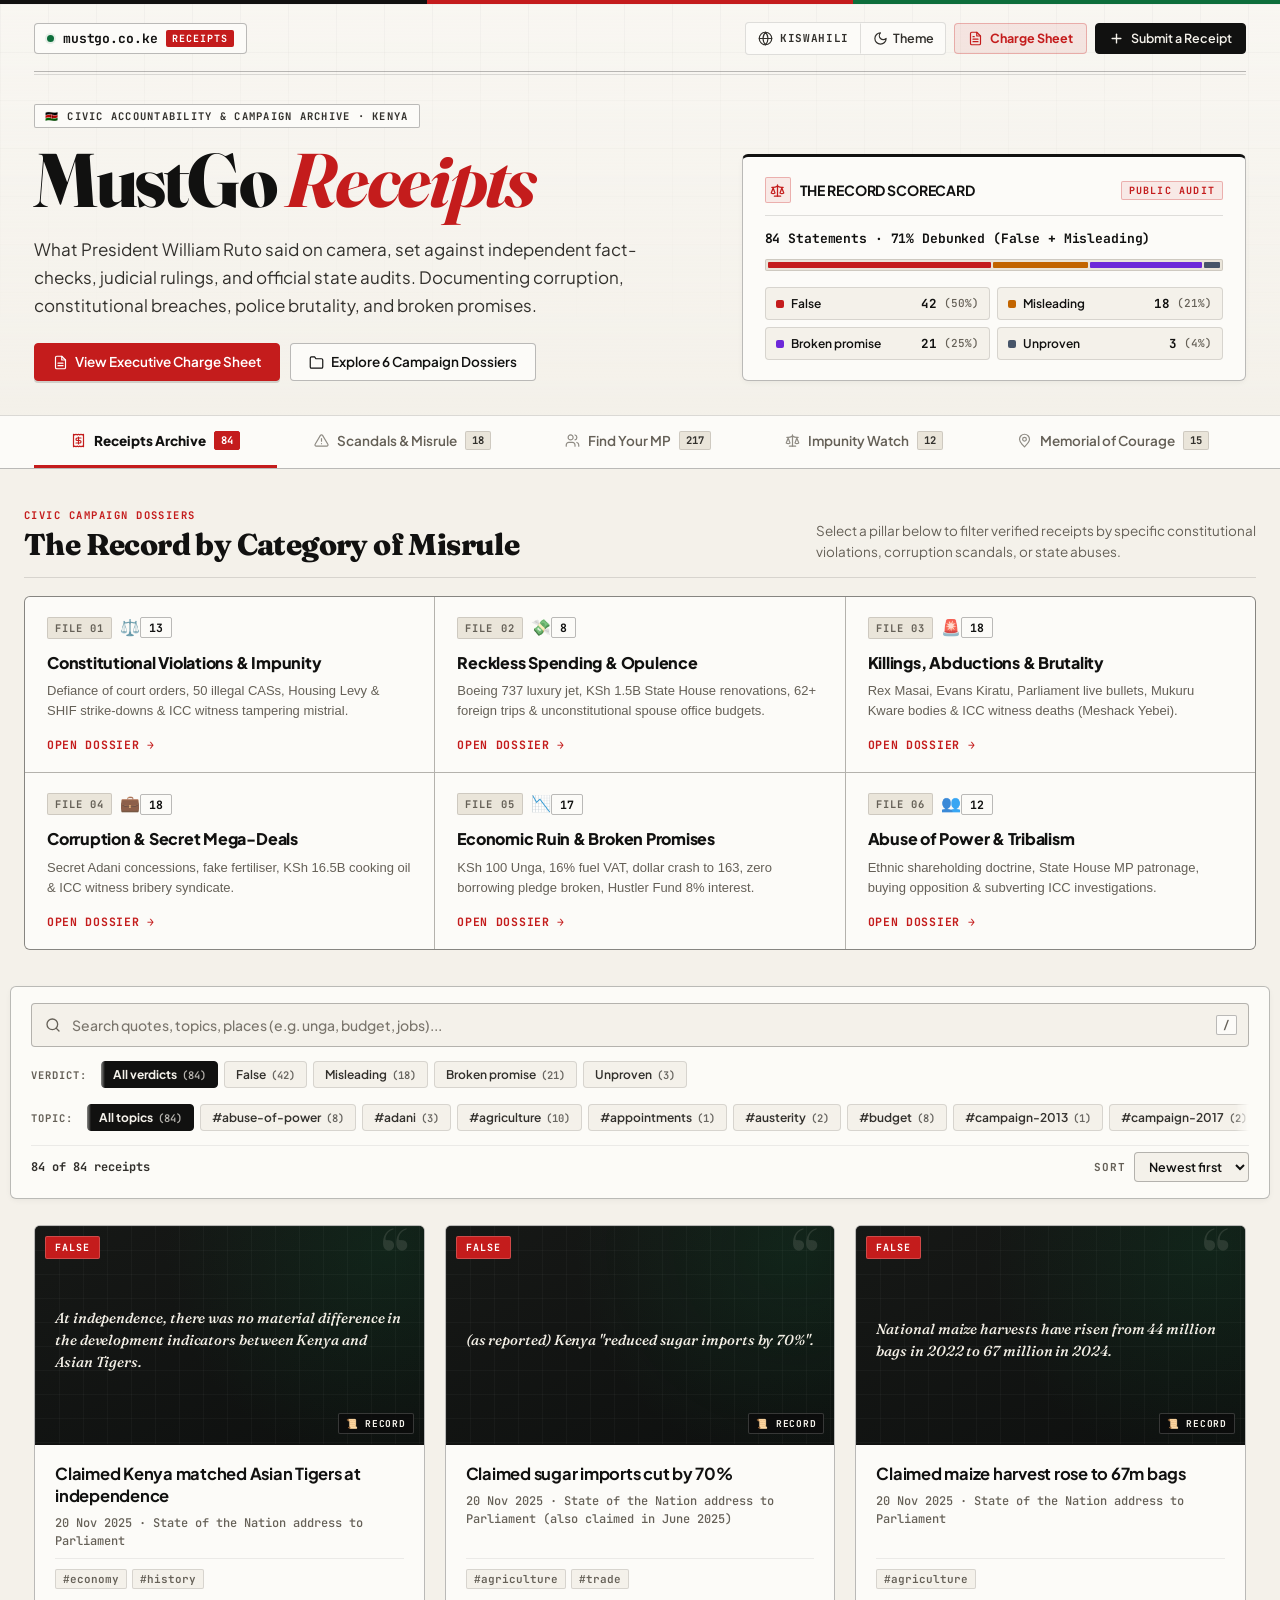
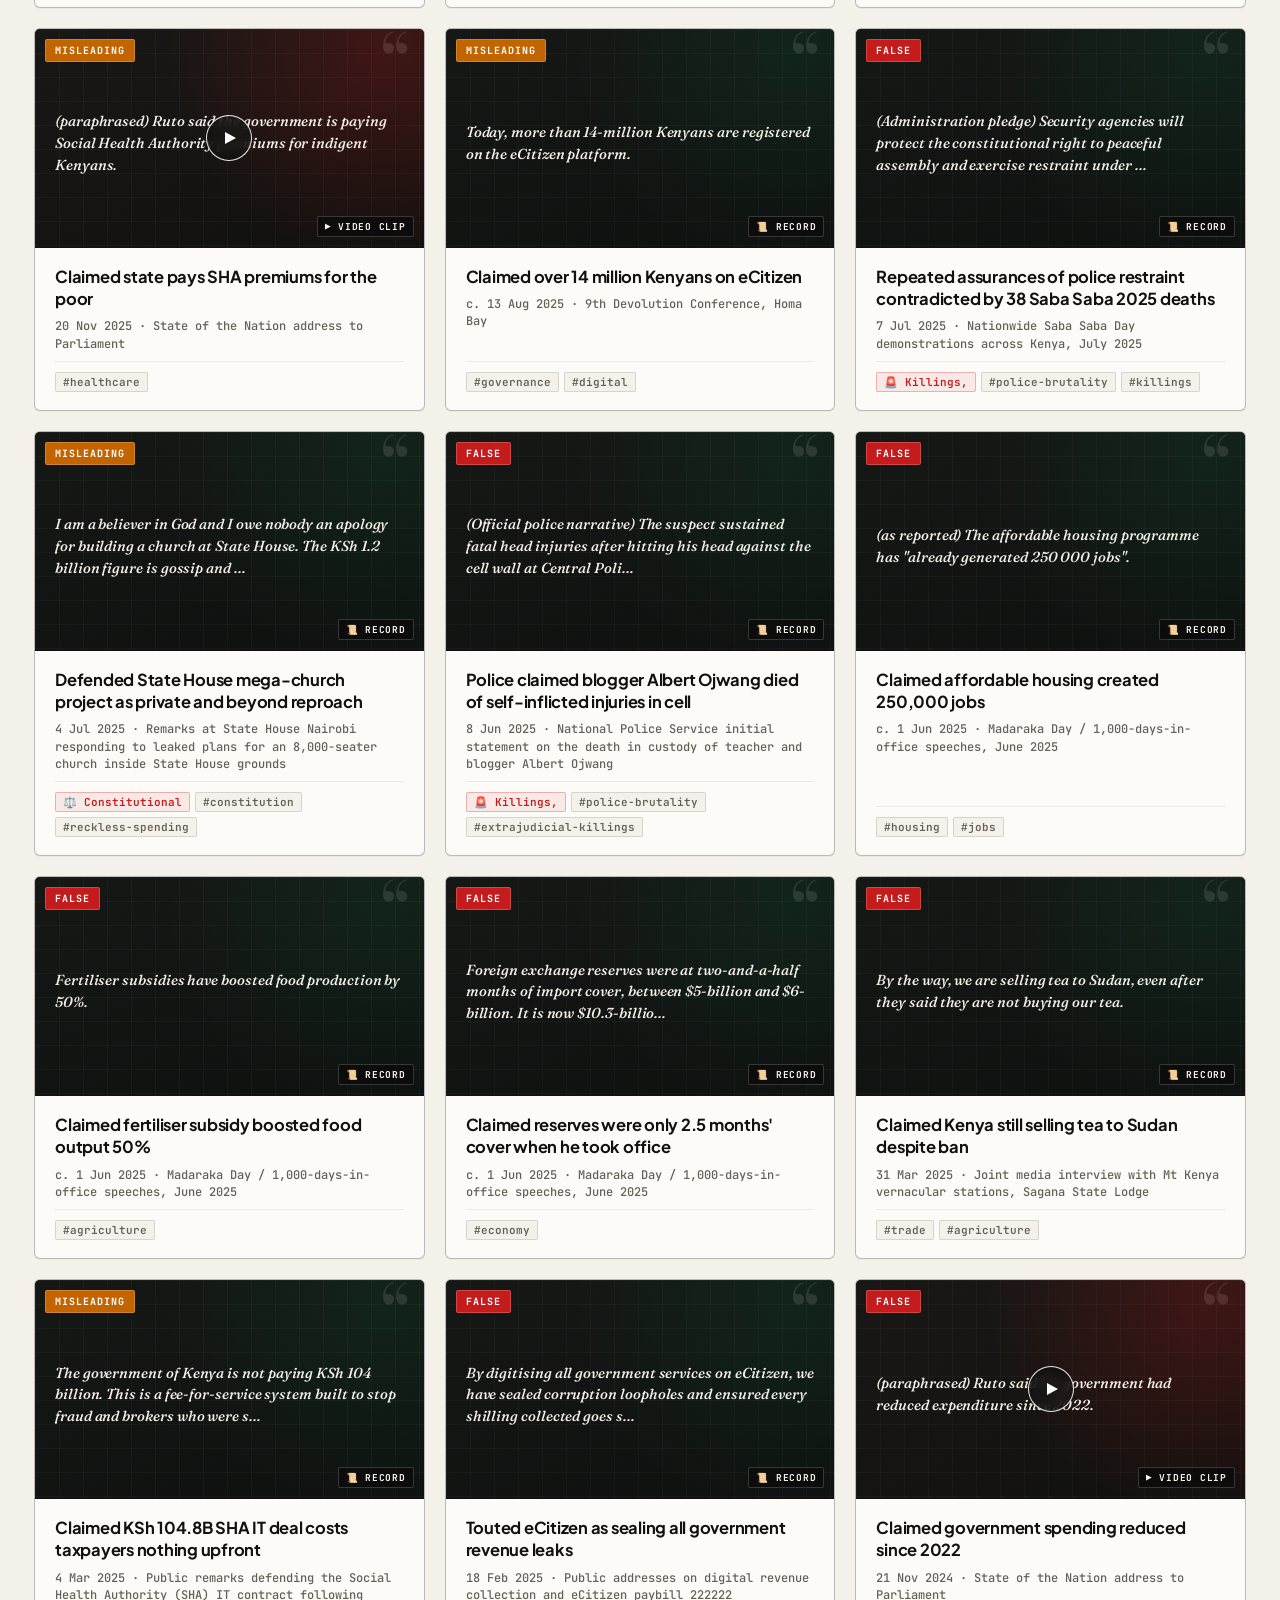
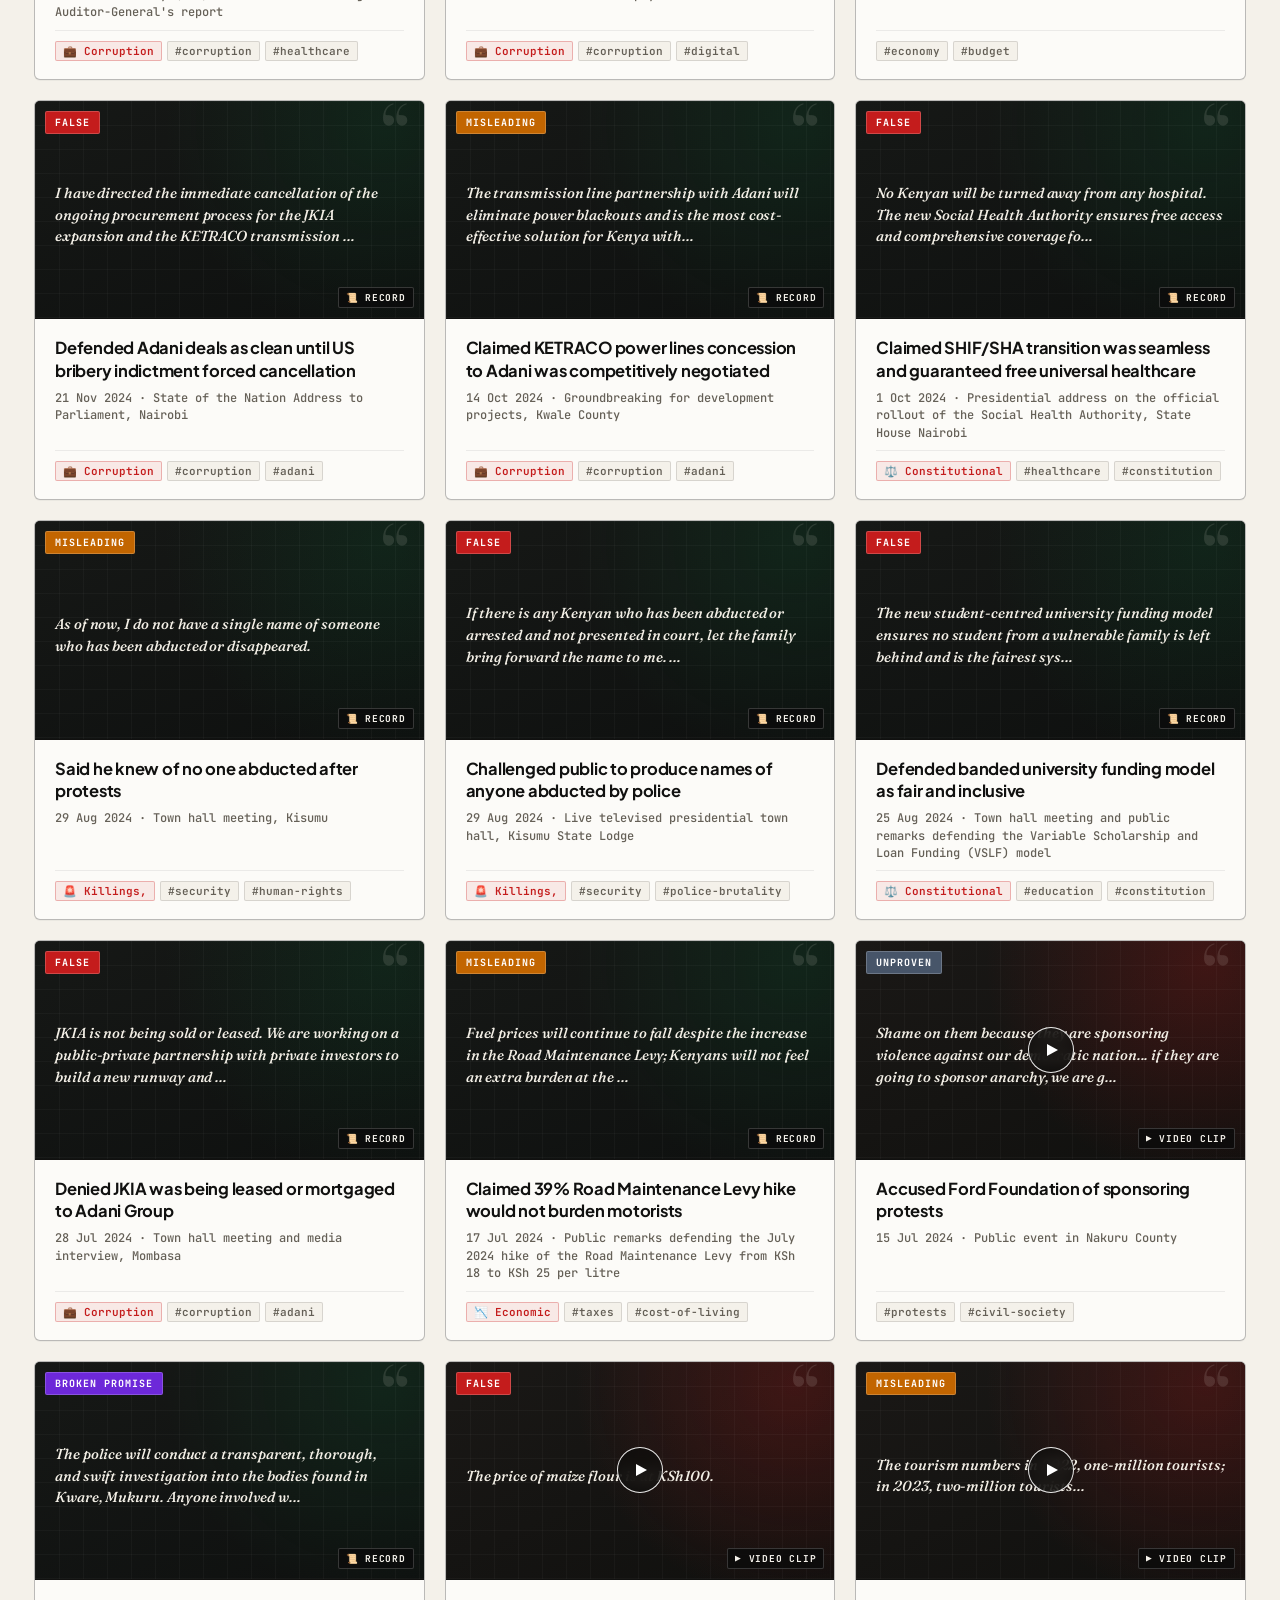
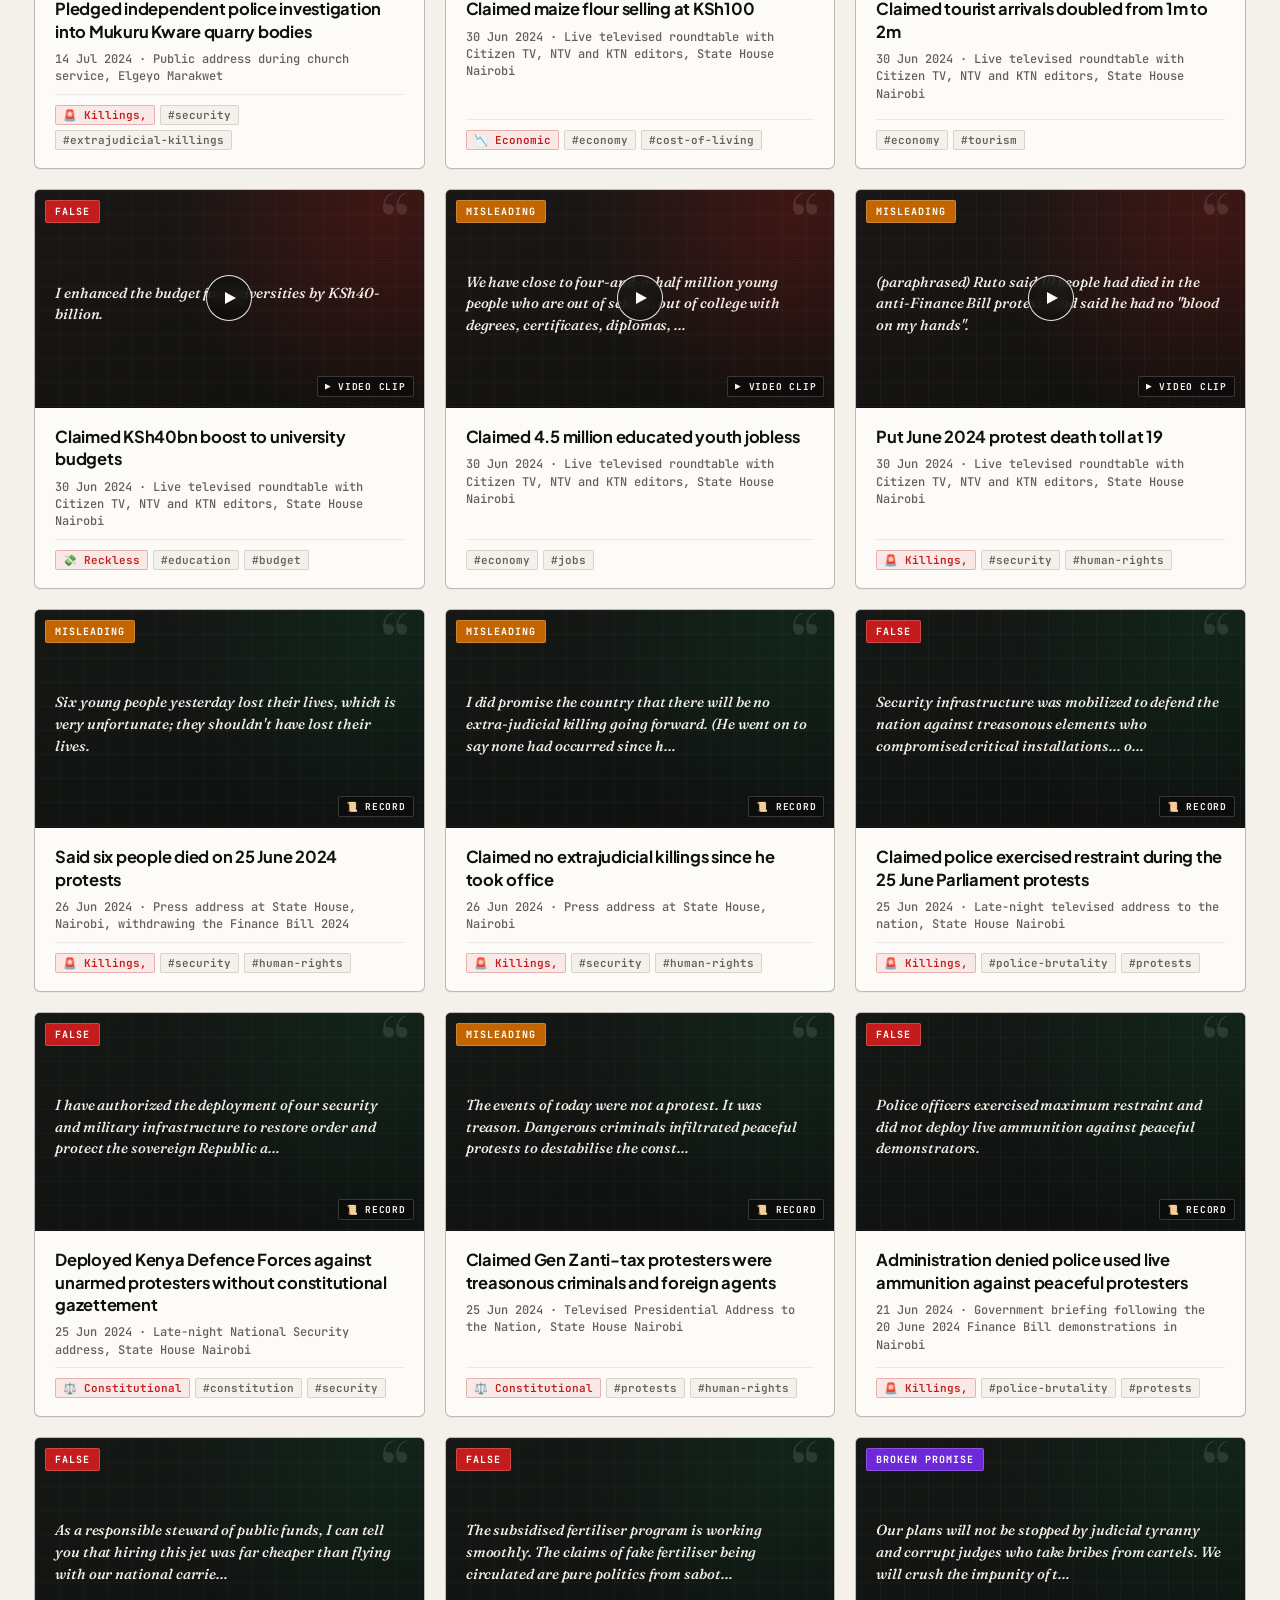
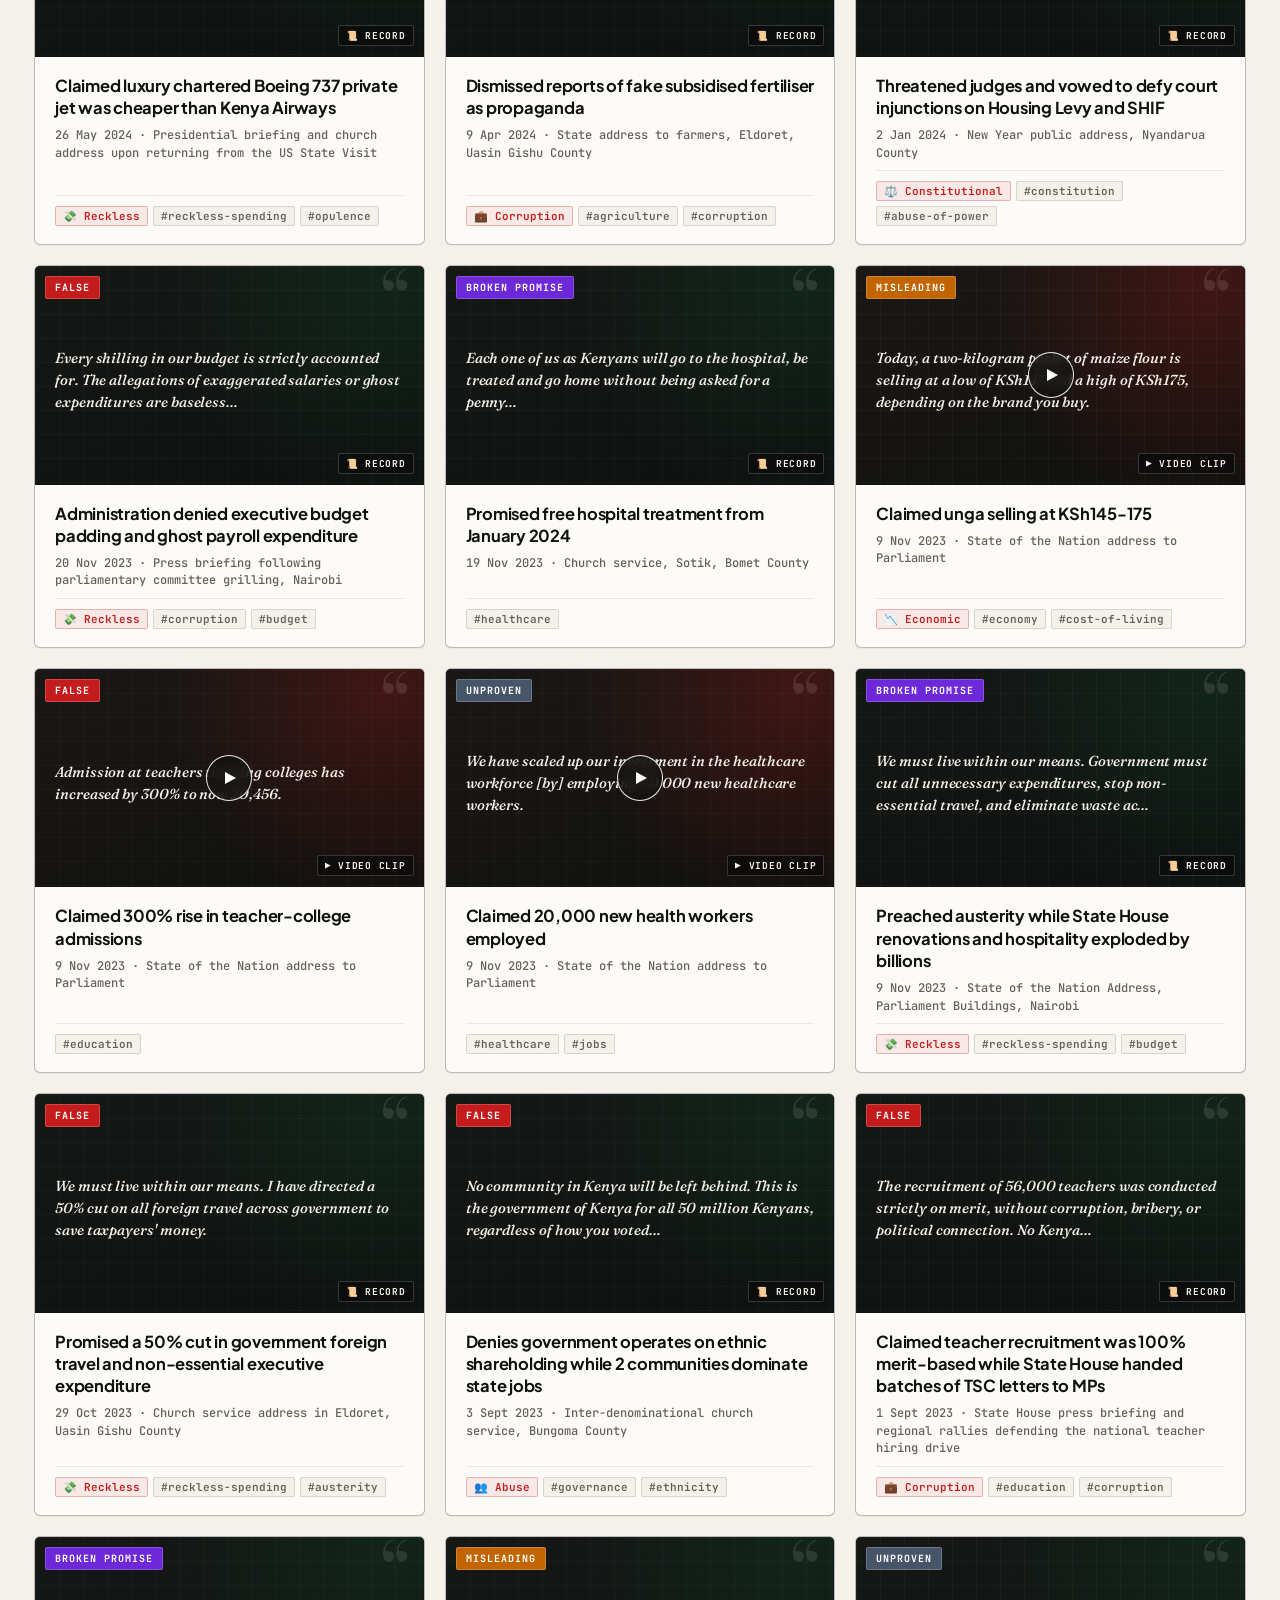
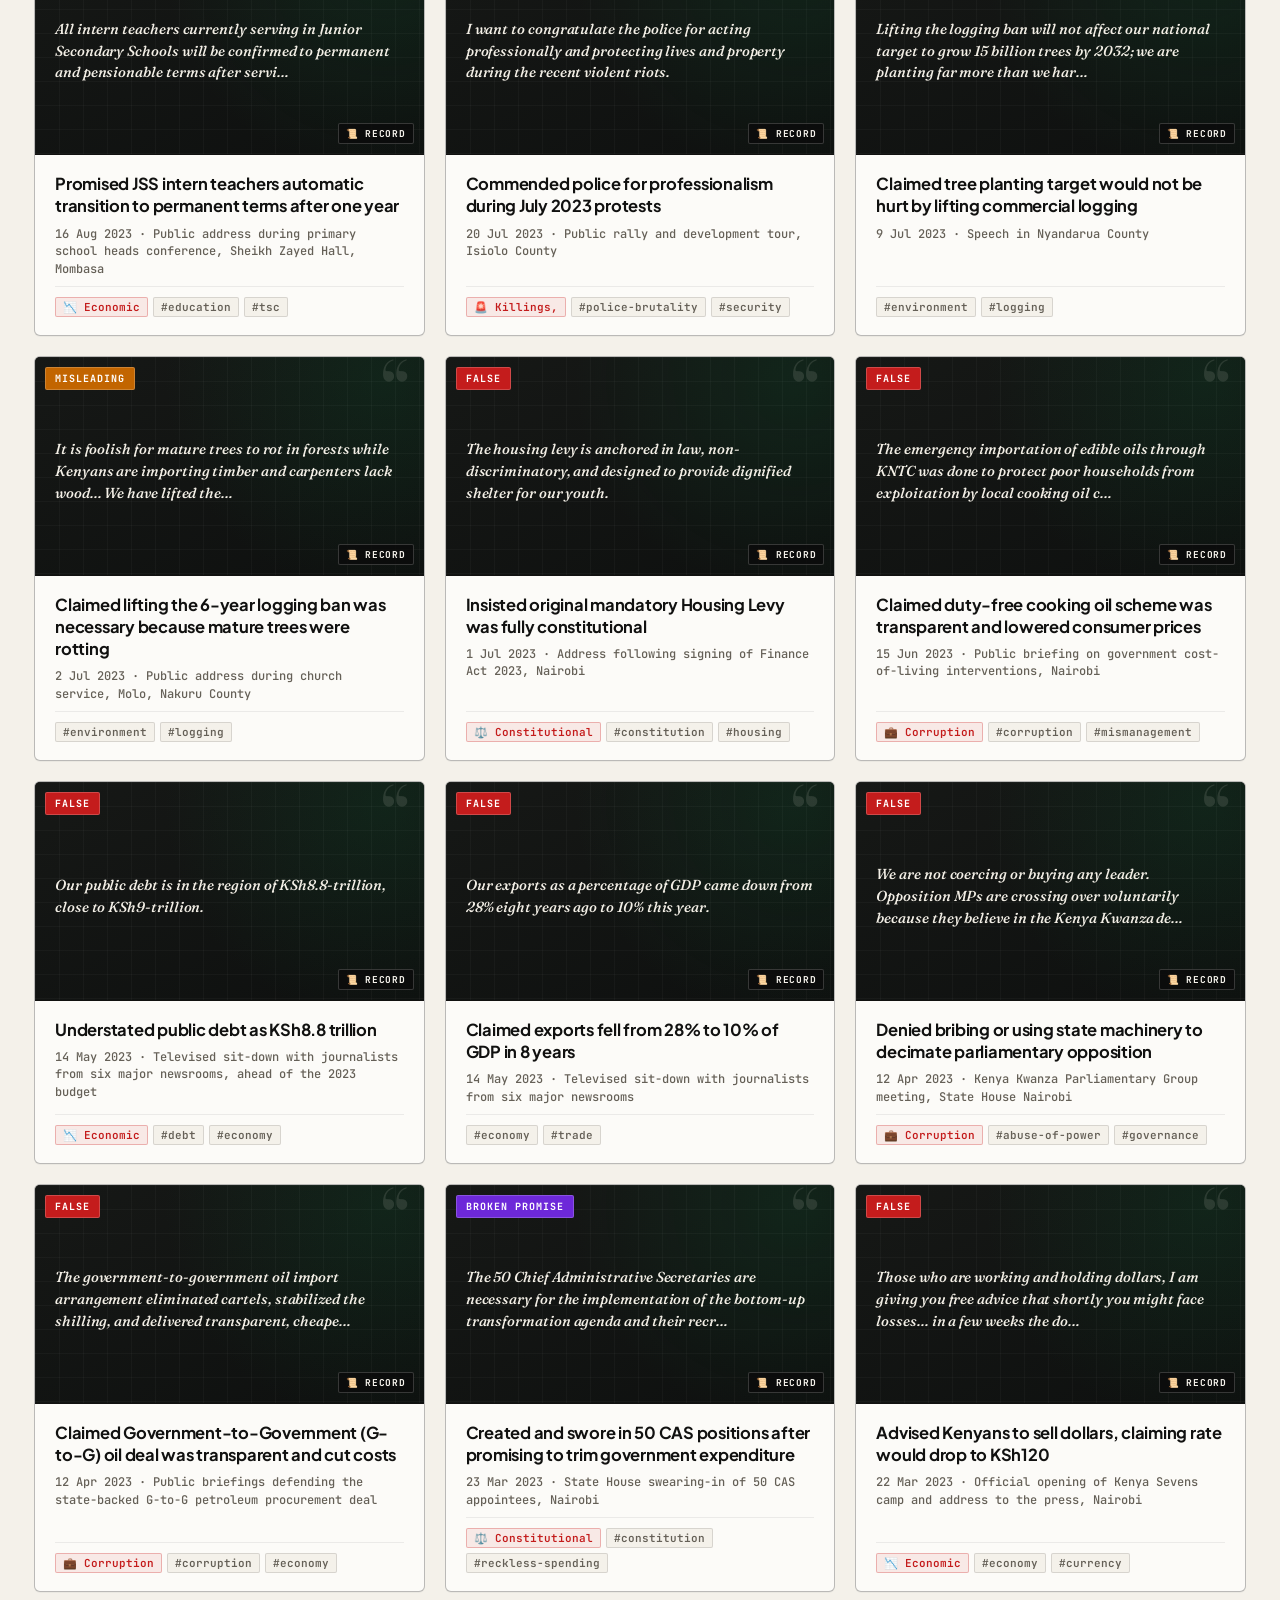
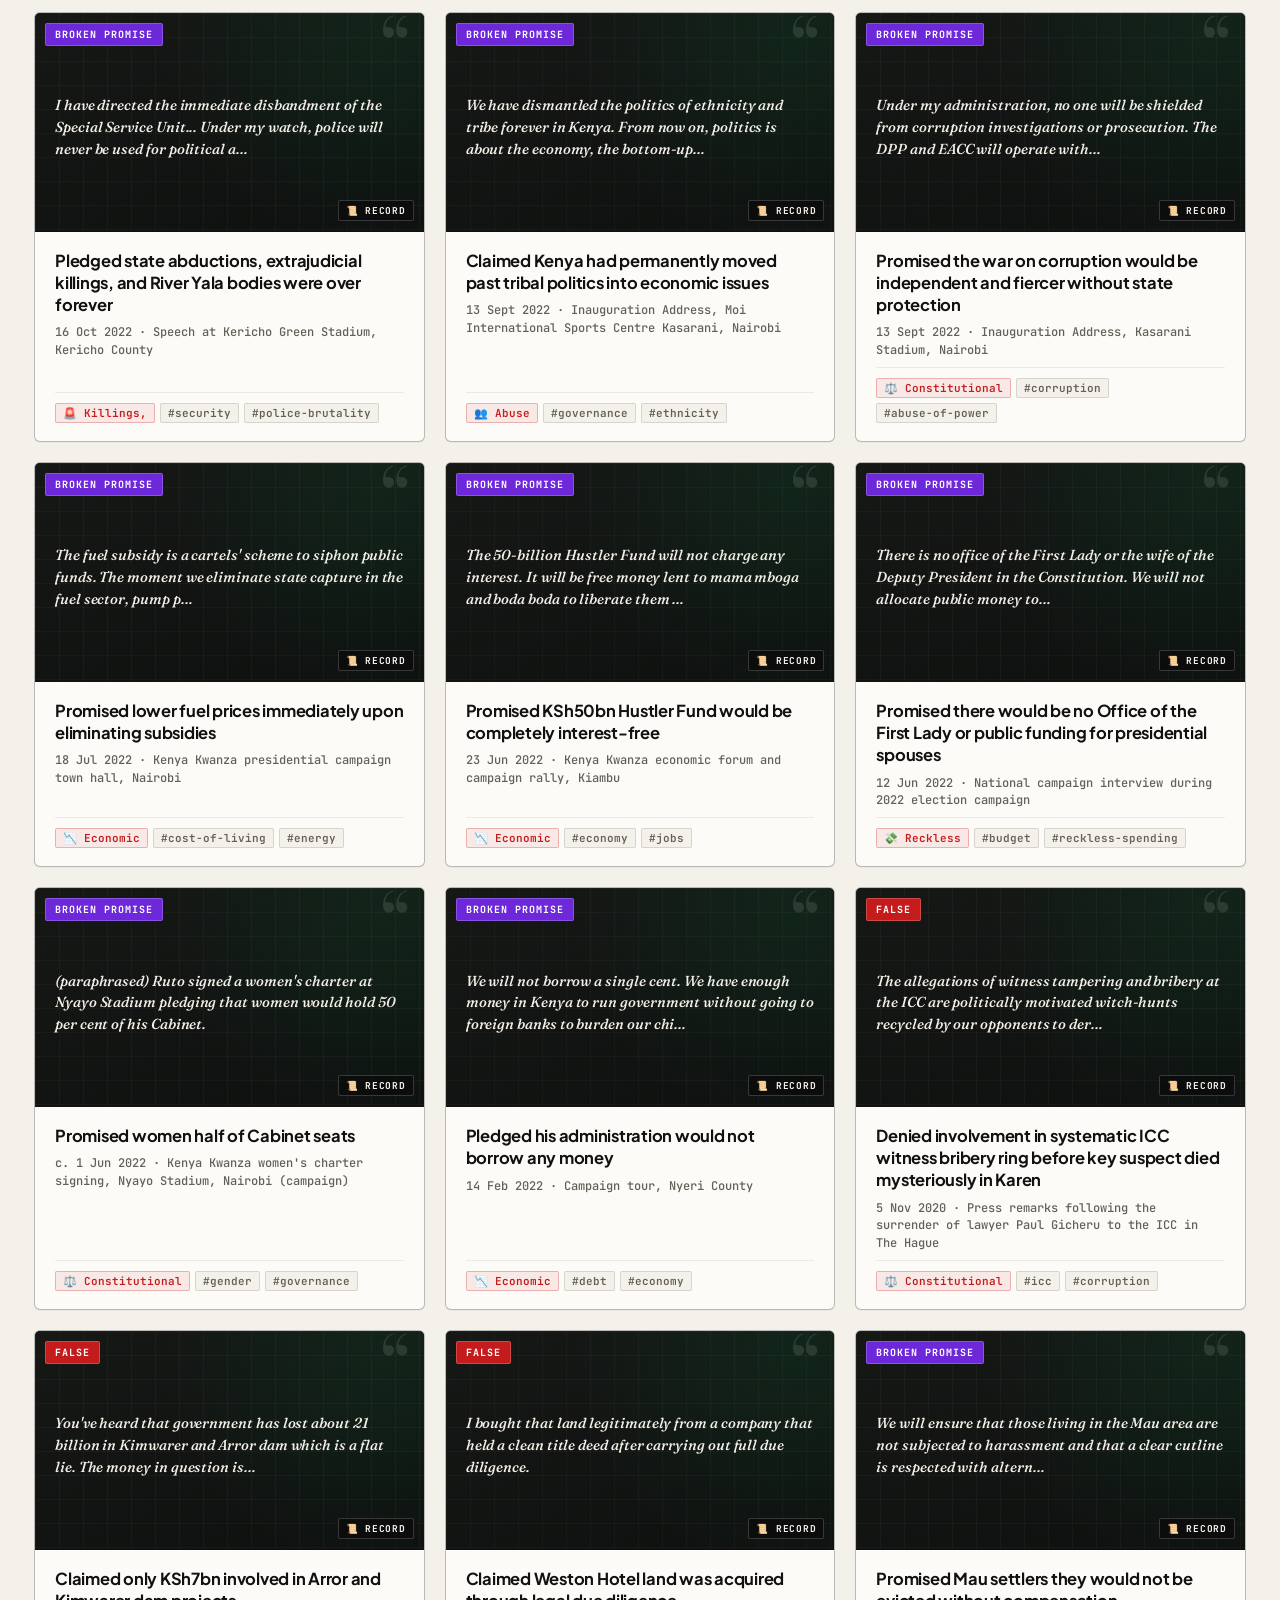
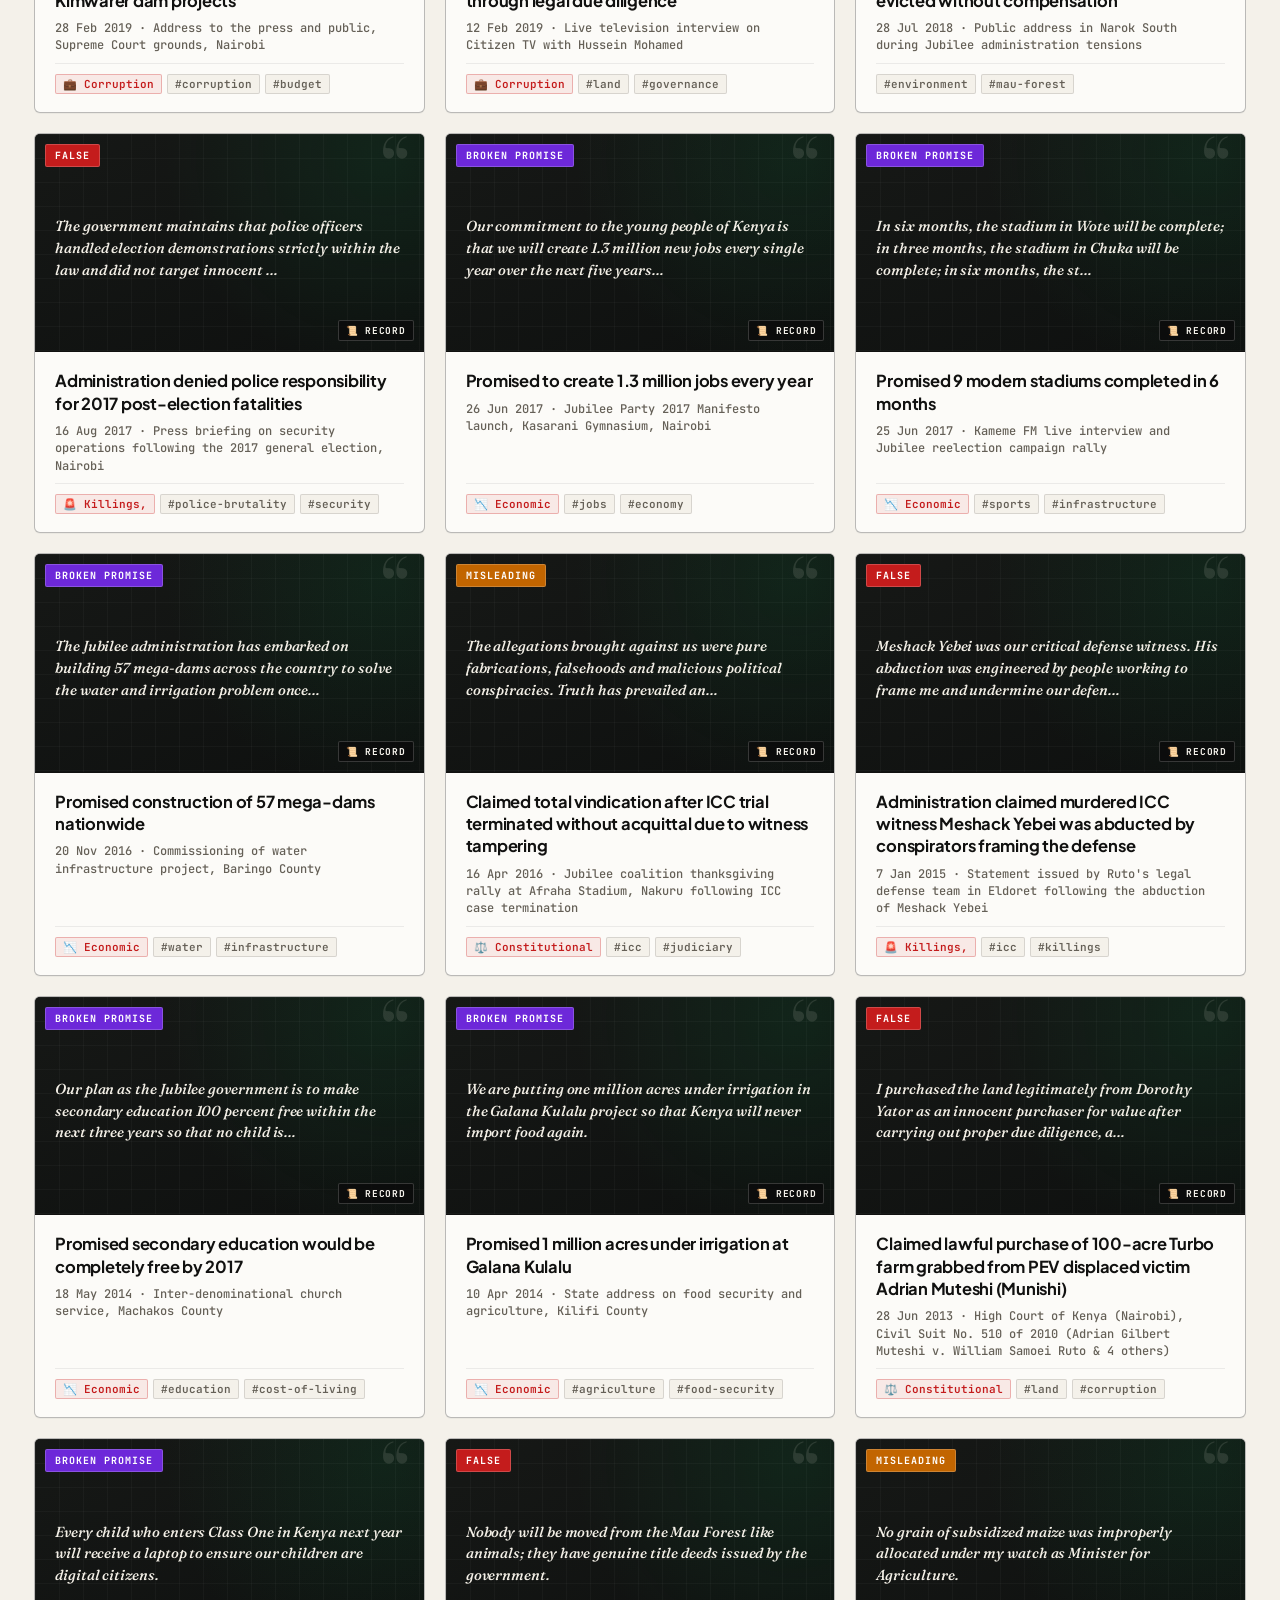
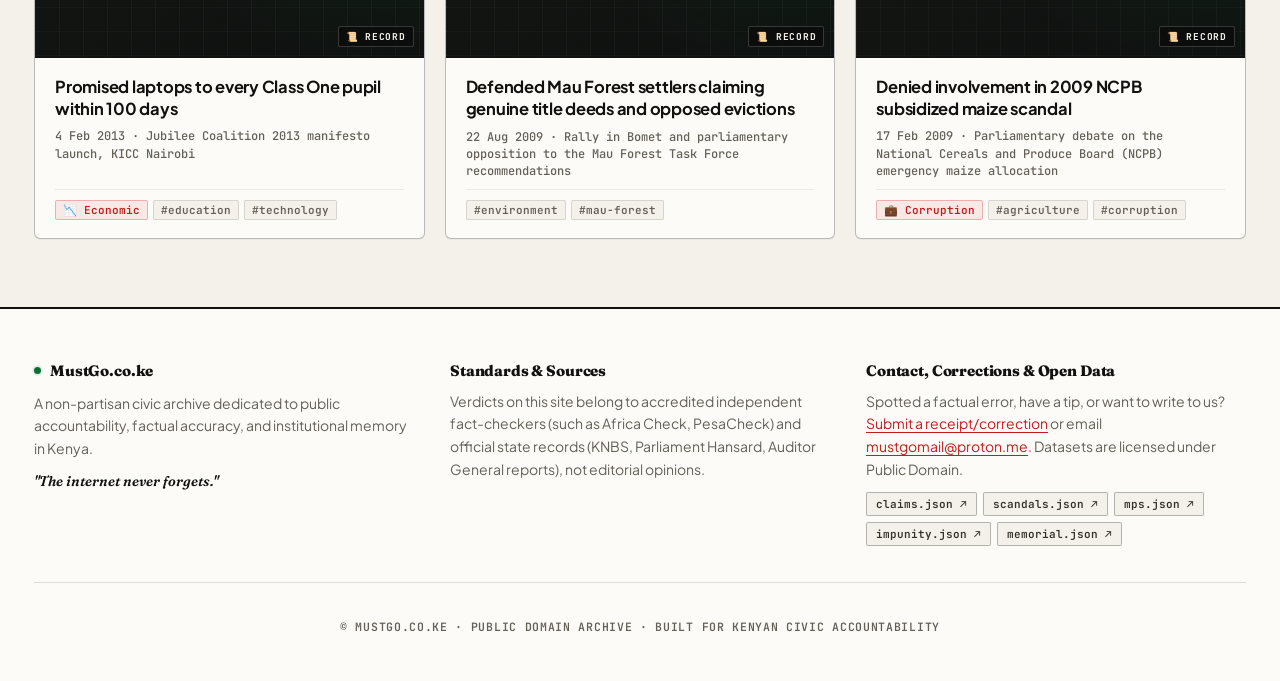
<file: index.html>
<!doctype html>
<html lang="en">
<head>
  <meta charset="utf-8">
  <meta name="viewport" content="width=device-width, initial-scale=1">
  <title>MustGo.co.ke · Ruto Receipts | Public Record Archive</title>
  <meta name="description" content="A searchable civic archive of President William Ruto's public statements, on video, set against independent fact-checks, judicial rulings, and the public record.">
  <meta name="robots" content="index, follow, max-image-preview:large, max-snippet:-1">
  <meta name="theme-color" content="#f4f1ea" media="(prefers-color-scheme: light)">
  <meta name="theme-color" content="#0c0c0b" media="(prefers-color-scheme: dark)">

  <link rel="canonical" href="https://mustgo.co.ke/">

  <!-- OpenGraph / Social Previews (WhatsApp, X, Facebook) -->
  <meta property="og:type" content="website">
  <meta property="og:site_name" content="MustGo.co.ke">
  <meta property="og:locale" content="en_KE">
  <meta property="og:locale:alternate" content="sw_KE">
  <meta property="og:title" content="MustGo.co.ke · The Ruto Receipts Archive">
  <meta property="og:description" content="What the President said, on camera, set against independent fact-checks and official records. The internet remembers.">
  <meta property="og:url" content="https://mustgo.co.ke/">
  <meta property="og:image" content="https://mustgo.co.ke/assets/og-image.png">
  <meta property="og:image:width" content="1200">
  <meta property="og:image:height" content="630">
  <meta property="og:image:alt" content="MustGo.co.ke · The Ruto Receipts Archive">
  <meta name="twitter:card" content="summary_large_image">
  <meta name="twitter:title" content="MustGo.co.ke · The Ruto Receipts Archive">
  <meta name="twitter:description" content="What the President said, on camera, set against independent fact-checks and official records.">
  <meta name="twitter:image" content="https://mustgo.co.ke/assets/og-image.png">
  <meta name="twitter:image:alt" content="MustGo.co.ke · The Ruto Receipts Archive">

  <!-- Structured Data (JSON-LD) -->
  <script type="application/ld+json">
  {
    "@context": "https://schema.org",
    "@graph": [
      {
        "@type": "Organization",
        "@id": "https://mustgo.co.ke/#organization",
        "name": "MustGo.co.ke",
        "url": "https://mustgo.co.ke/",
        "email": "mustgomail@proton.me",
        "logo": {
          "@type": "ImageObject",
          "url": "https://mustgo.co.ke/assets/icon-512.png",
          "width": 512,
          "height": 512
        }
      },
      {
        "@type": "WebSite",
        "@id": "https://mustgo.co.ke/#website",
        "url": "https://mustgo.co.ke/",
        "name": "MustGo.co.ke · Ruto Receipts",
        "description": "A searchable civic archive of President William Ruto's public statements, on video, set against independent fact-checks, judicial rulings, and the public record.",
        "inLanguage": ["en", "sw"],
        "publisher": { "@id": "https://mustgo.co.ke/#organization" }
      },
      {
        "@type": "WebPage",
        "@id": "https://mustgo.co.ke/#webpage",
        "url": "https://mustgo.co.ke/",
        "name": "MustGo.co.ke · Ruto Receipts | Public Record Archive",
        "description": "A searchable civic archive of President William Ruto's public statements, on video, set against independent fact-checks, judicial rulings, and the public record.",
        "isPartOf": { "@id": "https://mustgo.co.ke/#website" },
        "about": { "@id": "https://mustgo.co.ke/#datacatalog" },
        "primaryImageOfPage": {
          "@type": "ImageObject",
          "url": "https://mustgo.co.ke/assets/og-image.png",
          "width": 1200,
          "height": 630
        },
        "inLanguage": ["en", "sw"]
      },
      {
        "@type": "DataCatalog",
        "@id": "https://mustgo.co.ke/#datacatalog",
        "name": "MustGo.co.ke Civic Accountability Datasets",
        "description": "Public domain datasets documenting verified statements and fact-checks, Kenyan MP voting records, judicial defiance cases, and human rights memorial records.",
        "url": "https://mustgo.co.ke/",
        "license": "https://creativecommons.org/publicdomain/zero/1.0/",
        "publisher": { "@id": "https://mustgo.co.ke/#organization" },
        "dataset": [
          {
            "@type": "Dataset",
            "name": "Ruto Receipts Claims & Fact-Checks",
            "description": "Documented public statements by President William Ruto paired with independent fact-checks and official records.",
            "url": "https://mustgo.co.ke/data/claims.json",
            "license": "https://creativecommons.org/publicdomain/zero/1.0/",
            "distribution": {
              "@type": "DataDownload",
              "encodingFormat": "application/json",
              "contentUrl": "https://mustgo.co.ke/data/claims.json"
            }
          },
          {
            "@type": "Dataset",
            "name": "Kenyan MP Finance Bill 2024 Voting Scorecard",
            "description": "Constituency and county voting records for Kenyan Members of Parliament on the Finance Bill 2024.",
            "url": "https://mustgo.co.ke/data/mps.json",
            "license": "https://creativecommons.org/publicdomain/zero/1.0/",
            "distribution": {
              "@type": "DataDownload",
              "encodingFormat": "application/json",
              "contentUrl": "https://mustgo.co.ke/data/mps.json"
            }
          },
          {
            "@type": "Dataset",
            "name": "Impunity Watch & Judicial Defiance Records",
            "description": "Court rulings and documented instances of executive defiance in Kenya.",
            "url": "https://mustgo.co.ke/data/impunity.json",
            "license": "https://creativecommons.org/publicdomain/zero/1.0/",
            "distribution": {
              "@type": "DataDownload",
              "encodingFormat": "application/json",
              "contentUrl": "https://mustgo.co.ke/data/impunity.json"
            }
          },
          {
            "@type": "Dataset",
            "name": "Kenyan Civic Human Rights Memorial",
            "description": "Memorial archive of citizens killed or disappeared during civic protests and state crackdowns.",
            "url": "https://mustgo.co.ke/data/memorial.json",
            "license": "https://creativecommons.org/publicdomain/zero/1.0/",
            "distribution": {
              "@type": "DataDownload",
              "encodingFormat": "application/json",
              "contentUrl": "https://mustgo.co.ke/data/memorial.json"
            }
          },
          {
            "@type": "Dataset",
            "name": "Governance, Corruption & Misrule Ledger",
            "description": "Verified case files documenting procurement corruption, reckless spending, abuse of office, and audit-flagged mismanagement.",
            "url": "https://mustgo.co.ke/data/scandals.json",
            "license": "https://creativecommons.org/publicdomain/zero/1.0/",
            "distribution": {
              "@type": "DataDownload",
              "encodingFormat": "application/json",
              "contentUrl": "https://mustgo.co.ke/data/scandals.json"
            }
          }
        ]
      }
    ]
  }
  </script>

  <link rel="icon" type="image/svg+xml" href="assets/favicon.svg">
  <link rel="manifest" href="manifest.json">
  <link rel="apple-touch-icon" href="assets/icon-192.png">
  <link rel="preconnect" href="https://fonts.googleapis.com">
  <link rel="preconnect" href="https://fonts.gstatic.com" crossorigin>
  <link href="https://fonts.googleapis.com/css2?family=Fraunces:ital,opsz,wght@0,9..144,600..900;1,9..144,600..800&family=Plus+Jakarta+Sans:wght@400;500;600;700;800&family=JetBrains+Mono:wght@500;600;700&display=swap" rel="stylesheet">
  <link rel="stylesheet" href="assets/styles.css">
</head>
<body>
  <!-- Kenyan flag stripe -->
  <div class="flag-stripe" aria-hidden="true"></div>

  <header class="masthead">
    <div class="wrap">
      <div class="top-nav">
        <a href="#receipts" class="domain-badge" aria-label="MustGo.co.ke Home">
          <span class="live-dot" aria-hidden="true"></span>
          <span class="domain-text">mustgo.co.ke</span>
          <span class="domain-subtag">receipts</span>
        </a>
        <div class="header-actions">
          <span id="offline-pill" class="offline-pill" hidden title="Running in offline mode">
            <span class="offline-dot"></span> Offline
          </span>
          <div class="nav-utility-group">
            <button id="lang-toggle" class="btn btn-ghost btn-sm lang-btn" type="button" aria-label="Toggle language between English and Kiswahili" title="Badili Lugha / Toggle English &amp; Kiswahili">
              <svg class="ui-icon" viewBox="0 0 24 24" fill="none" stroke="currentColor" stroke-width="1.9" stroke-linecap="round" stroke-linejoin="round" aria-hidden="true"><circle cx="12" cy="12" r="10"/><path d="M2 12h20"/><path d="M12 2a15.3 15.3 0 0 1 4 10 15.3 15.3 0 0 1-4 10 15.3 15.3 0 0 1-4-10 15.3 15.3 0 0 1 4-10z"/></svg>
              <span id="lang-text">KISWAHILI</span>
            </button>
            <button id="pwa-install-btn" class="btn btn-ghost btn-sm pwa-btn" type="button" hidden title="Install MustGo App">
              <svg class="ui-icon" viewBox="0 0 24 24" fill="none" stroke="currentColor" stroke-width="1.9" stroke-linecap="round" stroke-linejoin="round" aria-hidden="true"><path d="M21 15v4a2 2 0 0 1-2 2H5a2 2 0 0 1-2-2v-4"/><polyline points="7 10 12 15 17 10"/><line x1="12" y1="15" x2="12" y2="3"/></svg>
              <span id="pwa-text" data-i18n="pwa_install_btn">App</span>
            </button>
            <button id="theme-toggle" class="btn btn-ghost btn-sm theme-btn" type="button" aria-label="Toggle dark/light theme" title="Toggle theme">
              <svg class="ui-icon theme-icon-light" viewBox="0 0 24 24" fill="none" stroke="currentColor" stroke-width="1.9" stroke-linecap="round" stroke-linejoin="round" aria-hidden="true"><circle cx="12" cy="12" r="4"/><path d="M12 2v2"/><path d="M12 20v2"/><path d="m4.93 4.93 1.41 1.41"/><path d="m17.66 17.66 1.41 1.41"/><path d="M2 12h2"/><path d="M20 12h2"/><path d="m6.34 17.66-1.41 1.41"/><path d="m19.07 4.93-1.41 1.41"/></svg>
              <svg class="ui-icon theme-icon-dark" viewBox="0 0 24 24" fill="none" stroke="currentColor" stroke-width="1.9" stroke-linecap="round" stroke-linejoin="round" aria-hidden="true"><path d="M12 3a6 6 0 0 0 9 9 9 9 0 1 1-9-9Z"/></svg>
              <span class="theme-text" data-i18n="theme_toggle">Theme</span>
            </button>
          </div>
          <button id="open-chargesheet" class="btn btn-charge btn-sm" type="button" title="View executive charge sheet and factsheet">
            <svg class="ui-icon" viewBox="0 0 24 24" fill="none" stroke="currentColor" stroke-width="1.9" stroke-linecap="round" stroke-linejoin="round" aria-hidden="true"><path d="M14 2H6a2 2 0 0 0-2 2v16a2 2 0 0 0 2 2h12a2 2 0 0 0 2-2V8z"/><polyline points="14 2 14 8 20 8"/><line x1="16" y1="13" x2="8" y2="13"/><line x1="16" y1="17" x2="8" y2="17"/><line x1="10" y1="9" x2="8" y2="9"/></svg>
            <span data-i18n="nav_chargesheet">Charge Sheet</span>
          </button>
          <button id="open-submit" class="btn btn-primary btn-sm">
            <svg class="ui-icon" viewBox="0 0 24 24" fill="none" stroke="currentColor" stroke-width="2.2" stroke-linecap="round" stroke-linejoin="round" aria-hidden="true"><line x1="12" y1="5" x2="12" y2="19"/><line x1="5" y1="12" x2="19" y2="12"/></svg>
            <span data-i18n="nav_submit">Submit a Receipt</span>
          </button>
        </div>
      </div>

      <div class="hero-grid">
        <div class="hero-content">
          <div class="kicker-pill">
            <span class="kicker-flag">🇰🇪</span>
            <span class="kicker-text" data-i18n="kicker">Civic Accountability &amp; Campaign Archive · Kenya</span>
          </div>
          <h1><span data-i18n="hero_h1_main">MustGo</span> <span data-i18n="hero_h1_sub">Receipts</span></h1>
          <p class="lede" data-i18n="hero_lede">What President William Ruto said on camera, set against independent fact-checks, judicial rulings, and official state audits. Documenting corruption, constitutional breaches, police brutality, and broken promises.</p>
          <div class="hero-actions">
            <button id="hero-chargesheet-btn" class="btn btn-accent" type="button">
              <svg class="ui-icon" viewBox="0 0 24 24" fill="none" stroke="currentColor" stroke-width="1.9" stroke-linecap="round" stroke-linejoin="round" aria-hidden="true"><path d="M14 2H6a2 2 0 0 0-2 2v16a2 2 0 0 0 2 2h12a2 2 0 0 0 2-2V8z"/><polyline points="14 2 14 8 20 8"/><line x1="16" y1="13" x2="8" y2="13"/><line x1="16" y1="17" x2="8" y2="17"/></svg>
              <span>View Executive Charge Sheet</span>
            </button>
            <a href="#dossiers-section" class="btn btn-outline">
              <svg class="ui-icon" viewBox="0 0 24 24" fill="none" stroke="currentColor" stroke-width="1.9" stroke-linecap="round" stroke-linejoin="round" aria-hidden="true"><path d="M22 19a2 2 0 0 1-2 2H4a2 2 0 0 1-2-2V5a2 2 0 0 1 2-2h5l2 3h9a2 2 0 0 1 2 2z"/></svg>
              <span>Explore 6 Campaign Dossiers</span>
            </a>
          </div>
        </div>

        <!-- Scorecard / Truth Meter -->
        <section class="scorecard" aria-label="Verification Summary">
          <div class="scorecard-header">
            <div class="scorecard-title">
              <span class="scorecard-icon-box" aria-hidden="true">
                <svg class="ui-icon" viewBox="0 0 24 24" fill="none" stroke="currentColor" stroke-width="2" stroke-linecap="round" stroke-linejoin="round"><path d="m16 16 3-8 3 8c-.87.65-1.92 1-3 1s-2.13-.35-3-1Z"/><path d="m2 16 3-8 3 8c-.87.65-1.92 1-3 1s-2.13-.35-3-1Z"/><path d="M7 21h10"/><path d="M12 3v18"/><path d="M3 7h2c2 0 5-1 7-2 2 1 5 2 7 2h2"/></svg>
              </span>
              <strong data-i18n="scorecard_title">The Record Scorecard</strong>
            </div>
            <span class="scorecard-stamp">PUBLIC AUDIT</span>
          </div>
          <div id="sc-summary" class="scorecard-summary"><!-- PRERENDER:SC_SUMMARY -->84 Statements · 71% Debunked (False + Misleading)<!-- /PRERENDER:SC_SUMMARY --></div>
          <div id="sc-bar" class="score-bar" role="progressbar" aria-label="Distribution of verdicts"><!-- PRERENDER:SC_BAR --><div class="score-seg" data-v="False" style="width: 50.0%" title="False: 42 (50.0%) - Click to filter"></div><div class="score-seg" data-v="Misleading" style="width: 21.4%" title="Misleading: 18 (21.4%) - Click to filter"></div><div class="score-seg" data-v="Broken promise" style="width: 25.0%" title="Broken promise: 21 (25.0%) - Click to filter"></div><div class="score-seg" data-v="Unproven" style="width: 3.6%" title="Unproven: 3 (3.6%) - Click to filter"></div><!-- /PRERENDER:SC_BAR --></div>
          <div id="sc-pills" class="score-pills"><!-- PRERENDER:SC_PILLS --><button type="button" class="score-pill" data-v="False" aria-pressed="false"><span class="dot"></span><span>False</span> <strong>42</strong> <span class="meta">(50%)</span></button><button type="button" class="score-pill" data-v="Misleading" aria-pressed="false"><span class="dot"></span><span>Misleading</span> <strong>18</strong> <span class="meta">(21%)</span></button><button type="button" class="score-pill" data-v="Broken promise" aria-pressed="false"><span class="dot"></span><span>Broken promise</span> <strong>21</strong> <span class="meta">(25%)</span></button><button type="button" class="score-pill" data-v="Unproven" aria-pressed="false"><span class="dot"></span><span>Unproven</span> <strong>3</strong> <span class="meta">(4%)</span></button><!-- /PRERENDER:SC_PILLS --></div>
        </section>
      </div>
    </div>
  </header>

  <!-- Civic Navigation Hub -->
  <div class="hub-nav-bar" id="hub-nav-bar">
    <div class="hub-nav-hint wrap" aria-hidden="true">
      <span class="hub-hint-label">5 ARCHIVE SECTIONS</span>
      <span class="hub-hint-swipe">SWIPE FOR MORE <span class="hub-hint-arrow">→</span></span>
    </div>
    <div class="hub-nav-shell wrap" id="hub-nav-shell">
      <button id="hub-scroll-left" class="hub-scroll-btn hub-scroll-left" type="button" aria-label="Scroll sections left" hidden>
        <svg class="ui-icon" viewBox="0 0 24 24" fill="none" stroke="currentColor" stroke-width="2.4" stroke-linecap="round" stroke-linejoin="round" aria-hidden="true"><path d="m15 18-6-6 6-6"/></svg>
      </button>
      <nav class="hub-nav" id="hub-nav" role="tablist" aria-label="Civic Navigation Hub">
        <button class="hub-tab active" id="tab-btn-receipts" data-tab="receipts" type="button" role="tab" aria-selected="true" aria-controls="section-receipts">
          <svg class="ui-icon hub-svg" viewBox="0 0 24 24" fill="none" stroke="currentColor" stroke-width="1.9" stroke-linecap="round" stroke-linejoin="round" aria-hidden="true"><path d="M4 2v20l2-1 2 1 2-1 2 1 2-1 2 1 2-1 2 1V2l-2 1-2-1-2 1-2-1-2 1-2-1-2 1Z"/><path d="M16 8h-6a2 2 0 1 0 0 4h4a2 2 0 1 1 0 4H8"/><path d="M12 17.5v-11"/></svg>
          <span class="hub-label" data-i18n="nav_receipts">Receipts Archive</span>
          <span class="hub-badge" id="hub-count-receipts">84</span>
        </button>
        <button class="hub-tab" id="tab-btn-scandals" data-tab="scandals" type="button" role="tab" aria-selected="false" aria-controls="section-scandals">
          <svg class="ui-icon hub-svg" viewBox="0 0 24 24" fill="none" stroke="currentColor" stroke-width="1.9" stroke-linecap="round" stroke-linejoin="round" aria-hidden="true"><path d="M10.29 3.86 1.82 18a2 2 0 0 0 1.71 3h16.94a2 2 0 0 0 1.71-3L13.71 3.86a2 2 0 0 0-3.42 0Z"/><line x1="12" y1="9" x2="12" y2="13"/><line x1="12" y1="17" x2="12.01" y2="17"/></svg>
          <span class="hub-label" data-i18n="nav_scandals">Scandals &amp; Misrule</span>
          <span class="hub-badge" id="hub-count-scandals">18</span>
        </button>
        <button class="hub-tab" id="tab-btn-mps" data-tab="mps" type="button" role="tab" aria-selected="false" aria-controls="section-mps">
          <svg class="ui-icon hub-svg" viewBox="0 0 24 24" fill="none" stroke="currentColor" stroke-width="1.9" stroke-linecap="round" stroke-linejoin="round" aria-hidden="true"><path d="M16 21v-2a4 4 0 0 0-4-4H6a4 4 0 0 0-4 4v2"/><circle cx="9" cy="7" r="4"/><path d="M22 21v-2a4 4 0 0 0-3-3.87"/><path d="M16 3.13a4 4 0 0 1 0 7.75"/></svg>
          <span class="hub-label" data-i18n="nav_mps">Find Your MP</span>
          <span class="hub-badge" id="hub-count-mps">217</span>
        </button>
        <button class="hub-tab" id="tab-btn-impunity" data-tab="impunity" type="button" role="tab" aria-selected="false" aria-controls="section-impunity">
          <svg class="ui-icon hub-svg" viewBox="0 0 24 24" fill="none" stroke="currentColor" stroke-width="1.9" stroke-linecap="round" stroke-linejoin="round" aria-hidden="true"><path d="m16 16 3-8 3 8c-.87.65-1.92 1-3 1s-2.13-.35-3-1Z"/><path d="m2 16 3-8 3 8c-.87.65-1.92 1-3 1s-2.13-.35-3-1Z"/><path d="M7 21h10"/><path d="M12 3v18"/><path d="M3 7h2c2 0 5-1 7-2 2 1 5 2 7 2h2"/></svg>
          <span class="hub-label" data-i18n="nav_impunity">Impunity Watch</span>
          <span class="hub-badge" id="hub-count-impunity">12</span>
        </button>
        <button class="hub-tab" id="tab-btn-memorial" data-tab="memorial" type="button" role="tab" aria-selected="false" aria-controls="section-memorial">
          <svg class="ui-icon hub-svg" viewBox="0 0 24 24" fill="none" stroke="currentColor" stroke-width="1.9" stroke-linecap="round" stroke-linejoin="round" aria-hidden="true"><path d="M12 22c4-4 8-7.5 8-12a8 8 0 1 0-16 0c0 4.5 4 8 8 12Z"/><circle cx="12" cy="10" r="3"/></svg>
          <span class="hub-label" data-i18n="nav_memorial">Memorial of Courage</span>
          <span class="hub-badge" id="hub-count-memorial">15</span>
        </button>
      </nav>
      <button id="hub-scroll-right" class="hub-scroll-btn hub-scroll-right" type="button" aria-label="Scroll sections right" hidden>
        <svg class="ui-icon" viewBox="0 0 24 24" fill="none" stroke="currentColor" stroke-width="2.4" stroke-linecap="round" stroke-linejoin="round" aria-hidden="true"><path d="m9 18 6-6-6-6"/></svg>
      </button>
    </div>
  </div>

  <!-- Tab Section 1: Receipts Archive -->
  <div id="section-receipts" class="tab-section">
    <!-- Campaign Thematic Dossiers -->
    <section id="dossiers-section" class="dossiers-section wrap" aria-label="Campaign Dossiers">
    <div class="dossiers-header">
      <div class="dossiers-title-group">
        <span class="dossiers-kicker" data-i18n="dossiers_kicker">CIVIC CAMPAIGN DOSSIERS</span>
        <h2 data-i18n="dossiers_title">The Record by Category of Misrule</h2>
      </div>
      <p class="dossiers-intro" data-i18n="dossiers_intro">Select a pillar below to filter verified receipts by specific constitutional violations, corruption scandals, or state abuses.</p>
    </div>
    
    <div id="dossiers-grid" class="dossiers-grid">
      <button class="dossier-card" type="button" data-dossier="constitution">
        <div class="dossier-top">
          <div class="dossier-id-group">
            <span class="dossier-num">FILE 01</span>
            <span class="dossier-icon">⚖️</span>
          </div>
          <span class="dossier-count" id="count-dossier-constitution">10</span>
        </div>
        <h3 class="dossier-name">Constitutional Violations &amp; Impunity</h3>
        <p class="dossier-desc">Defiance of court orders, 50 illegal CASs, Housing Levy &amp; SHIF strike-downs &amp; ICC witness tampering mistrial.</p>
        <span class="dossier-arrow">Open Dossier →</span>
      </button>

      <button class="dossier-card" type="button" data-dossier="spending">
        <div class="dossier-top">
          <div class="dossier-id-group">
            <span class="dossier-num">FILE 02</span>
            <span class="dossier-icon">💸</span>
          </div>
          <span class="dossier-count" id="count-dossier-spending">7</span>
        </div>
        <h3 class="dossier-name">Reckless Spending &amp; Opulence</h3>
        <p class="dossier-desc">Boeing 737 luxury jet, KSh 1.5B State House renovations, 62+ foreign trips &amp; unconstitutional spouse office budgets.</p>
        <span class="dossier-arrow">Open Dossier →</span>
      </button>

      <button class="dossier-card" type="button" data-dossier="killings">
        <div class="dossier-top">
          <div class="dossier-id-group">
            <span class="dossier-num">FILE 03</span>
            <span class="dossier-icon">🚨</span>
          </div>
          <span class="dossier-count" id="count-dossier-killings">14</span>
        </div>
        <h3 class="dossier-name">Killings, Abductions &amp; Brutality</h3>
        <p class="dossier-desc">Rex Masai, Evans Kiratu, Parliament live bullets, Mukuru Kware bodies &amp; ICC witness deaths (Meshack Yebei).</p>
        <span class="dossier-arrow">Open Dossier →</span>
      </button>

      <button class="dossier-card" type="button" data-dossier="corruption">
        <div class="dossier-top">
          <div class="dossier-id-group">
            <span class="dossier-num">FILE 04</span>
            <span class="dossier-icon">💼</span>
          </div>
          <span class="dossier-count" id="count-dossier-corruption">13</span>
        </div>
        <h3 class="dossier-name">Corruption &amp; Secret Mega-Deals</h3>
        <p class="dossier-desc">Secret Adani concessions, fake fertiliser, KSh 16.5B cooking oil &amp; ICC witness bribery syndicate.</p>
        <span class="dossier-arrow">Open Dossier →</span>
      </button>

      <button class="dossier-card" type="button" data-dossier="economy">
        <div class="dossier-top">
          <div class="dossier-id-group">
            <span class="dossier-num">FILE 05</span>
            <span class="dossier-icon">📉</span>
          </div>
          <span class="dossier-count" id="count-dossier-economy">16</span>
        </div>
        <h3 class="dossier-name">Economic Ruin &amp; Broken Promises</h3>
        <p class="dossier-desc">KSh 100 Unga, 16% fuel VAT, dollar crash to 163, zero borrowing pledge broken, Hustler Fund 8% interest.</p>
        <span class="dossier-arrow">Open Dossier →</span>
      </button>

      <button class="dossier-card" type="button" data-dossier="abuse_power">
        <div class="dossier-top">
          <div class="dossier-id-group">
            <span class="dossier-num">FILE 06</span>
            <span class="dossier-icon">👥</span>
          </div>
          <span class="dossier-count" id="count-dossier-abuse_power">11</span>
        </div>
        <h3 class="dossier-name">Abuse of Power &amp; Tribalism</h3>
        <p class="dossier-desc">Ethnic shareholding doctrine, State House MP patronage, buying opposition &amp; subverting ICC investigations.</p>
        <span class="dossier-arrow">Open Dossier →</span>
      </button>
    </div>
  </section>

  <!-- Filter & Search Controls -->
  <nav class="controls wrap" aria-label="Filters">
    <div class="search-box">
      <svg class="search-icon ui-icon" viewBox="0 0 24 24" fill="none" stroke="currentColor" stroke-width="2" stroke-linecap="round" stroke-linejoin="round" aria-hidden="true"><circle cx="11" cy="11" r="8"/><line x1="21" y1="21" x2="16.65" y2="16.65"/></svg>
      <input id="search" type="search" placeholder="Search quotes, topics, places (e.g. unga, budget, jobs)..." autocomplete="off" spellcheck="false">
      <kbd class="search-kbd" title="Press / to search">/</kbd>
      <button id="clear-search" class="clear-btn" type="button" aria-label="Clear search" hidden>×</button>
    </div>

    <div class="chips-group">
      <span class="chips-label" data-i18n="filter_verdict">Verdict:</span>
      <div id="verdicts" class="chips" role="group" aria-label="Filter by Verdict"></div>
    </div>

    <div class="chips-group">
      <span class="chips-label" data-i18n="filter_topic">Topic:</span>
      <div id="tags" class="chips" role="group" aria-label="Filter by Topic"></div>
    </div>

    <div class="row">
      <div class="active-filters-info">
        <span id="count" class="count"><!-- PRERENDER:COUNT -->84 of 84 receipts<!-- /PRERENDER:COUNT --></span>
        <button id="reset-filters" class="btn-text" type="button" hidden data-i18n="reset_filters">Reset all filters</button>
      </div>
      <label class="sort"><span data-i18n="sort_label">Sort</span>
        <select id="sort">
          <option value="new" data-i18n="sort_newest">Newest first</option>
          <option value="old" data-i18n="sort_oldest">Oldest first</option>
        </select>
      </label>
    </div>
  </nav>

  <main class="wrap">
    <!-- Active Dossier Banner (Shown when a dossier is selected) -->
    <div id="dossier-banner" class="dossier-banner" hidden>
      <div class="dossier-banner-content">
        <span id="db-icon" class="dossier-banner-icon">⚖️</span>
        <div>
          <div class="dossier-banner-top">
            <span class="dossier-pill-tag">ACTIVE CAMPAIGN DOSSIER</span>
            <span id="db-count" class="dossier-banner-count"></span>
          </div>
          <h2 id="db-title" class="dossier-banner-title"></h2>
          <p id="db-desc" class="dossier-banner-desc"></p>
        </div>
      </div>
      <div class="dossier-banner-actions">
        <button id="db-share-wa" class="btn btn-wa btn-sm" type="button" title="Share dossier summary on WhatsApp">
          <span class="btn-icon">💬</span> WhatsApp
        </button>
        <button id="db-share-x" class="btn btn-x btn-sm" type="button" title="Share dossier on X">
          <span class="btn-icon">𝕏</span> Post on X
        </button>
        <button id="db-clear" class="btn btn-outline btn-sm" type="button" title="View all receipts">
          ✕ Clear Dossier
        </button>
      </div>
    </div>

    <ul id="grid" class="grid"><!-- PRERENDER:GRID -->
      <li class="card" tabindex="0"><div class="thumb no-video"><div class="fallback">At independence, there was no material difference in the development indicators between Kenya and Asian Tigers.</div><span class="badge" data-v="False">False</span><span class="play" aria-hidden="true"></span><span class="video-status-tag">📜 Record</span></div><div class="body"><h2>Claimed Kenya matched Asian Tigers at independence</h2><p class="meta">20 Nov 2025 · State of the Nation address to Parliament</p><div class="tags-list"><span class="tag-pill">#economy</span><span class="tag-pill">#history</span></div></div></li>
      <li class="card" tabindex="0"><div class="thumb no-video"><div class="fallback">(as reported) Kenya &quot;reduced sugar imports by 70%&quot;.</div><span class="badge" data-v="False">False</span><span class="play" aria-hidden="true"></span><span class="video-status-tag">📜 Record</span></div><div class="body"><h2>Claimed sugar imports cut by 70%</h2><p class="meta">20 Nov 2025 · State of the Nation address to Parliament (also claimed in June 2025)</p><div class="tags-list"><span class="tag-pill">#agriculture</span><span class="tag-pill">#trade</span></div></div></li>
      <li class="card" tabindex="0"><div class="thumb no-video"><div class="fallback">National maize harvests have risen from 44 million bags in 2022 to 67 million in 2024.</div><span class="badge" data-v="False">False</span><span class="play" aria-hidden="true"></span><span class="video-status-tag">📜 Record</span></div><div class="body"><h2>Claimed maize harvest rose to 67m bags</h2><p class="meta">20 Nov 2025 · State of the Nation address to Parliament</p><div class="tags-list"><span class="tag-pill">#agriculture</span></div></div></li>
      <li class="card" tabindex="0"><div class="thumb"><div class="fallback">(paraphrased) Ruto said the government is paying Social Health Authority premiums for indigent Kenyans.</div><img src="https://pbs.twimg.com/media/G6N--YSWkAAommU.jpg" alt="" loading="lazy" onerror="this.remove()"><span class="badge" data-v="Misleading">Misleading</span><span class="play" aria-hidden="true"></span><span class="video-status-tag">▶ Video Clip</span></div><div class="body"><h2>Claimed state pays SHA premiums for the poor</h2><p class="meta">20 Nov 2025 · State of the Nation address to Parliament</p><div class="tags-list"><span class="tag-pill">#healthcare</span></div></div></li>
      <li class="card" tabindex="0"><div class="thumb no-video"><div class="fallback">Today, more than 14-million Kenyans are registered on the eCitizen platform.</div><span class="badge" data-v="Misleading">Misleading</span><span class="play" aria-hidden="true"></span><span class="video-status-tag">📜 Record</span></div><div class="body"><h2>Claimed over 14 million Kenyans on eCitizen</h2><p class="meta">c. 13 Aug 2025 · 9th Devolution Conference, Homa Bay</p><div class="tags-list"><span class="tag-pill">#governance</span><span class="tag-pill">#digital</span></div></div></li>
      <li class="card" tabindex="0"><div class="thumb no-video"><div class="fallback">(Administration pledge) Security agencies will protect the constitutional right to peaceful assembly and exercise restraint under …</div><span class="badge" data-v="False">False</span><span class="play" aria-hidden="true"></span><span class="video-status-tag">📜 Record</span></div><div class="body"><h2>Repeated assurances of police restraint contradicted by 38 Saba Saba 2025 deaths</h2><p class="meta">7 Jul 2025 · Nationwide Saba Saba Day demonstrations across Kenya, July 2025</p><div class="tags-list"><span class="tag-pill tag-dossier" title="Killings, Abductions &amp; Police Brutality">🚨 Killings,</span><span class="tag-pill">#police-brutality</span><span class="tag-pill">#killings</span></div></div></li>
      <li class="card" tabindex="0"><div class="thumb no-video"><div class="fallback">I am a believer in God and I owe nobody an apology for building a church at State House. The KSh 1.2 billion figure is gossip and …</div><span class="badge" data-v="Misleading">Misleading</span><span class="play" aria-hidden="true"></span><span class="video-status-tag">📜 Record</span></div><div class="body"><h2>Defended State House mega-church project as private and beyond reproach</h2><p class="meta">4 Jul 2025 · Remarks at State House Nairobi responding to leaked plans for an 8,000-seater church inside State House grounds</p><div class="tags-list"><span class="tag-pill tag-dossier" title="Constitutional Violations &amp; Impunity">⚖️ Constitutional</span><span class="tag-pill">#constitution</span><span class="tag-pill">#reckless-spending</span></div></div></li>
      <li class="card" tabindex="0"><div class="thumb no-video"><div class="fallback">(Official police narrative) The suspect sustained fatal head injuries after hitting his head against the cell wall at Central Poli…</div><span class="badge" data-v="False">False</span><span class="play" aria-hidden="true"></span><span class="video-status-tag">📜 Record</span></div><div class="body"><h2>Police claimed blogger Albert Ojwang died of self-inflicted injuries in cell</h2><p class="meta">8 Jun 2025 · National Police Service initial statement on the death in custody of teacher and blogger Albert Ojwang</p><div class="tags-list"><span class="tag-pill tag-dossier" title="Killings, Abductions &amp; Police Brutality">🚨 Killings,</span><span class="tag-pill">#police-brutality</span><span class="tag-pill">#extrajudicial-killings</span></div></div></li>
      <li class="card" tabindex="0"><div class="thumb no-video"><div class="fallback">(as reported) The affordable housing programme has &quot;already generated 250 000 jobs&quot;.</div><span class="badge" data-v="False">False</span><span class="play" aria-hidden="true"></span><span class="video-status-tag">📜 Record</span></div><div class="body"><h2>Claimed affordable housing created 250,000 jobs</h2><p class="meta">c. 1 Jun 2025 · Madaraka Day / 1,000-days-in-office speeches, June 2025</p><div class="tags-list"><span class="tag-pill">#housing</span><span class="tag-pill">#jobs</span></div></div></li>
      <li class="card" tabindex="0"><div class="thumb no-video"><div class="fallback">Fertiliser subsidies have boosted food production by 50%.</div><span class="badge" data-v="False">False</span><span class="play" aria-hidden="true"></span><span class="video-status-tag">📜 Record</span></div><div class="body"><h2>Claimed fertiliser subsidy boosted food output 50%</h2><p class="meta">c. 1 Jun 2025 · Madaraka Day / 1,000-days-in-office speeches, June 2025</p><div class="tags-list"><span class="tag-pill">#agriculture</span></div></div></li>
      <li class="card" tabindex="0"><div class="thumb no-video"><div class="fallback">Foreign exchange reserves were at two-and-a-half months of import cover, between $5-billion and $6-billion. It is now $10.3-billio…</div><span class="badge" data-v="False">False</span><span class="play" aria-hidden="true"></span><span class="video-status-tag">📜 Record</span></div><div class="body"><h2>Claimed reserves were only 2.5 months&#x27; cover when he took office</h2><p class="meta">c. 1 Jun 2025 · Madaraka Day / 1,000-days-in-office speeches, June 2025</p><div class="tags-list"><span class="tag-pill">#economy</span></div></div></li>
      <li class="card" tabindex="0"><div class="thumb no-video"><div class="fallback">By the way, we are selling tea to Sudan, even after they said they are not buying our tea.</div><span class="badge" data-v="False">False</span><span class="play" aria-hidden="true"></span><span class="video-status-tag">📜 Record</span></div><div class="body"><h2>Claimed Kenya still selling tea to Sudan despite ban</h2><p class="meta">31 Mar 2025 · Joint media interview with Mt Kenya vernacular stations, Sagana State Lodge</p><div class="tags-list"><span class="tag-pill">#trade</span><span class="tag-pill">#agriculture</span></div></div></li>
      <li class="card" tabindex="0"><div class="thumb no-video"><div class="fallback">The government of Kenya is not paying KSh 104 billion. This is a fee-for-service system built to stop fraud and brokers who were s…</div><span class="badge" data-v="Misleading">Misleading</span><span class="play" aria-hidden="true"></span><span class="video-status-tag">📜 Record</span></div><div class="body"><h2>Claimed KSh 104.8B SHA IT deal costs taxpayers nothing upfront</h2><p class="meta">4 Mar 2025 · Public remarks defending the Social Health Authority (SHA) IT contract following Auditor-General&#x27;s report</p><div class="tags-list"><span class="tag-pill tag-dossier" title="Corruption Scandals &amp; Secret Mega-Deals">💼 Corruption</span><span class="tag-pill">#corruption</span><span class="tag-pill">#healthcare</span></div></div></li>
      <li class="card" tabindex="0"><div class="thumb no-video"><div class="fallback">By digitising all government services on eCitizen, we have sealed corruption loopholes and ensured every shilling collected goes s…</div><span class="badge" data-v="False">False</span><span class="play" aria-hidden="true"></span><span class="video-status-tag">📜 Record</span></div><div class="body"><h2>Touted eCitizen as sealing all government revenue leaks</h2><p class="meta">18 Feb 2025 · Public addresses on digital revenue collection and eCitizen paybill 222222</p><div class="tags-list"><span class="tag-pill tag-dossier" title="Corruption Scandals &amp; Secret Mega-Deals">💼 Corruption</span><span class="tag-pill">#corruption</span><span class="tag-pill">#digital</span></div></div></li>
      <li class="card" tabindex="0"><div class="thumb"><div class="fallback">(paraphrased) Ruto said his government had reduced expenditure since 2022.</div><img src="https://pbs.twimg.com/amplify_video_thumb/1859573359572303872/img/JwdPr4DDE9jtYSWQ.jpg" alt="" loading="lazy" onerror="this.remove()"><span class="badge" data-v="False">False</span><span class="play" aria-hidden="true"></span><span class="video-status-tag">▶ Video Clip</span></div><div class="body"><h2>Claimed government spending reduced since 2022</h2><p class="meta">21 Nov 2024 · State of the Nation address to Parliament</p><div class="tags-list"><span class="tag-pill">#economy</span><span class="tag-pill">#budget</span></div></div></li>
      <li class="card" tabindex="0"><div class="thumb no-video"><div class="fallback">I have directed the immediate cancellation of the ongoing procurement process for the JKIA expansion and the KETRACO transmission …</div><span class="badge" data-v="False">False</span><span class="play" aria-hidden="true"></span><span class="video-status-tag">📜 Record</span></div><div class="body"><h2>Defended Adani deals as clean until US bribery indictment forced cancellation</h2><p class="meta">21 Nov 2024 · State of the Nation Address to Parliament, Nairobi</p><div class="tags-list"><span class="tag-pill tag-dossier" title="Corruption Scandals &amp; Secret Mega-Deals">💼 Corruption</span><span class="tag-pill">#corruption</span><span class="tag-pill">#adani</span></div></div></li>
      <li class="card" tabindex="0"><div class="thumb no-video"><div class="fallback">The transmission line partnership with Adani will eliminate power blackouts and is the most cost-effective solution for Kenya with…</div><span class="badge" data-v="Misleading">Misleading</span><span class="play" aria-hidden="true"></span><span class="video-status-tag">📜 Record</span></div><div class="body"><h2>Claimed KETRACO power lines concession to Adani was competitively negotiated</h2><p class="meta">14 Oct 2024 · Groundbreaking for development projects, Kwale County</p><div class="tags-list"><span class="tag-pill tag-dossier" title="Corruption Scandals &amp; Secret Mega-Deals">💼 Corruption</span><span class="tag-pill">#corruption</span><span class="tag-pill">#adani</span></div></div></li>
      <li class="card" tabindex="0"><div class="thumb no-video"><div class="fallback">No Kenyan will be turned away from any hospital. The new Social Health Authority ensures free access and comprehensive coverage fo…</div><span class="badge" data-v="False">False</span><span class="play" aria-hidden="true"></span><span class="video-status-tag">📜 Record</span></div><div class="body"><h2>Claimed SHIF/SHA transition was seamless and guaranteed free universal healthcare</h2><p class="meta">1 Oct 2024 · Presidential address on the official rollout of the Social Health Authority, State House Nairobi</p><div class="tags-list"><span class="tag-pill tag-dossier" title="Constitutional Violations &amp; Impunity">⚖️ Constitutional</span><span class="tag-pill">#healthcare</span><span class="tag-pill">#constitution</span></div></div></li>
      <li class="card" tabindex="0"><div class="thumb no-video"><div class="fallback">As of now, I do not have a single name of someone who has been abducted or disappeared.</div><span class="badge" data-v="Misleading">Misleading</span><span class="play" aria-hidden="true"></span><span class="video-status-tag">📜 Record</span></div><div class="body"><h2>Said he knew of no one abducted after protests</h2><p class="meta">29 Aug 2024 · Town hall meeting, Kisumu</p><div class="tags-list"><span class="tag-pill tag-dossier" title="Killings, Abductions &amp; Police Brutality">🚨 Killings,</span><span class="tag-pill">#security</span><span class="tag-pill">#human-rights</span></div></div></li>
      <li class="card" tabindex="0"><div class="thumb no-video"><div class="fallback">If there is any Kenyan who has been abducted or arrested and not presented in court, let the family bring forward the name to me. …</div><span class="badge" data-v="False">False</span><span class="play" aria-hidden="true"></span><span class="video-status-tag">📜 Record</span></div><div class="body"><h2>Challenged public to produce names of anyone abducted by police</h2><p class="meta">29 Aug 2024 · Live televised presidential town hall, Kisumu State Lodge</p><div class="tags-list"><span class="tag-pill tag-dossier" title="Killings, Abductions &amp; Police Brutality">🚨 Killings,</span><span class="tag-pill">#security</span><span class="tag-pill">#police-brutality</span></div></div></li>
      <li class="card" tabindex="0"><div class="thumb no-video"><div class="fallback">The new student-centred university funding model ensures no student from a vulnerable family is left behind and is the fairest sys…</div><span class="badge" data-v="False">False</span><span class="play" aria-hidden="true"></span><span class="video-status-tag">📜 Record</span></div><div class="body"><h2>Defended banded university funding model as fair and inclusive</h2><p class="meta">25 Aug 2024 · Town hall meeting and public remarks defending the Variable Scholarship and Loan Funding (VSLF) model</p><div class="tags-list"><span class="tag-pill tag-dossier" title="Constitutional Violations &amp; Impunity">⚖️ Constitutional</span><span class="tag-pill">#education</span><span class="tag-pill">#constitution</span></div></div></li>
      <li class="card" tabindex="0"><div class="thumb no-video"><div class="fallback">JKIA is not being sold or leased. We are working on a public-private partnership with private investors to build a new runway and …</div><span class="badge" data-v="False">False</span><span class="play" aria-hidden="true"></span><span class="video-status-tag">📜 Record</span></div><div class="body"><h2>Denied JKIA was being leased or mortgaged to Adani Group</h2><p class="meta">28 Jul 2024 · Town hall meeting and media interview, Mombasa</p><div class="tags-list"><span class="tag-pill tag-dossier" title="Corruption Scandals &amp; Secret Mega-Deals">💼 Corruption</span><span class="tag-pill">#corruption</span><span class="tag-pill">#adani</span></div></div></li>
      <li class="card" tabindex="0"><div class="thumb no-video"><div class="fallback">Fuel prices will continue to fall despite the increase in the Road Maintenance Levy; Kenyans will not feel an extra burden at the …</div><span class="badge" data-v="Misleading">Misleading</span><span class="play" aria-hidden="true"></span><span class="video-status-tag">📜 Record</span></div><div class="body"><h2>Claimed 39% Road Maintenance Levy hike would not burden motorists</h2><p class="meta">17 Jul 2024 · Public remarks defending the July 2024 hike of the Road Maintenance Levy from KSh 18 to KSh 25 per litre</p><div class="tags-list"><span class="tag-pill tag-dossier" title="Economic Ruin &amp; Broken Promises">📉 Economic</span><span class="tag-pill">#taxes</span><span class="tag-pill">#cost-of-living</span></div></div></li>
      <li class="card" tabindex="0"><div class="thumb"><div class="fallback">Shame on them because they are sponsoring violence against our democratic nation... if they are going to sponsor anarchy, we are g…</div><img src="https://pbs.twimg.com/amplify_video_thumb/1812799023805308929/img/cf1ZTet-sluMgvtr.jpg" alt="" loading="lazy" onerror="this.remove()"><span class="badge" data-v="Unproven">Unproven</span><span class="play" aria-hidden="true"></span><span class="video-status-tag">▶ Video Clip</span></div><div class="body"><h2>Accused Ford Foundation of sponsoring protests</h2><p class="meta">15 Jul 2024 · Public event in Nakuru County</p><div class="tags-list"><span class="tag-pill">#protests</span><span class="tag-pill">#civil-society</span></div></div></li>
      <li class="card" tabindex="0"><div class="thumb no-video"><div class="fallback">The police will conduct a transparent, thorough, and swift investigation into the bodies found in Kware, Mukuru. Anyone involved w…</div><span class="badge" data-v="Broken promise">Broken promise</span><span class="play" aria-hidden="true"></span><span class="video-status-tag">📜 Record</span></div><div class="body"><h2>Pledged independent police investigation into Mukuru Kware quarry bodies</h2><p class="meta">14 Jul 2024 · Public address during church service, Elgeyo Marakwet</p><div class="tags-list"><span class="tag-pill tag-dossier" title="Killings, Abductions &amp; Police Brutality">🚨 Killings,</span><span class="tag-pill">#security</span><span class="tag-pill">#extrajudicial-killings</span></div></div></li>
      <li class="card" tabindex="0"><div class="thumb"><div class="fallback">The price of maize flour is at KSh100.</div><span class="badge" data-v="False">False</span><span class="play" aria-hidden="true"></span><span class="video-status-tag">▶ Video Clip</span></div><div class="body"><h2>Claimed maize flour selling at KSh100</h2><p class="meta">30 Jun 2024 · Live televised roundtable with Citizen TV, NTV and KTN editors, State House Nairobi</p><div class="tags-list"><span class="tag-pill tag-dossier" title="Economic Ruin &amp; Broken Promises">📉 Economic</span><span class="tag-pill">#economy</span><span class="tag-pill">#cost-of-living</span></div></div></li>
      <li class="card" tabindex="0"><div class="thumb"><div class="fallback">The tourism numbers in 2022, one-million tourists; in 2023, two-million tourists...</div><span class="badge" data-v="Misleading">Misleading</span><span class="play" aria-hidden="true"></span><span class="video-status-tag">▶ Video Clip</span></div><div class="body"><h2>Claimed tourist arrivals doubled from 1m to 2m</h2><p class="meta">30 Jun 2024 · Live televised roundtable with Citizen TV, NTV and KTN editors, State House Nairobi</p><div class="tags-list"><span class="tag-pill">#economy</span><span class="tag-pill">#tourism</span></div></div></li>
      <li class="card" tabindex="0"><div class="thumb"><div class="fallback">I enhanced the budget for universities by KSh40-billion.</div><span class="badge" data-v="False">False</span><span class="play" aria-hidden="true"></span><span class="video-status-tag">▶ Video Clip</span></div><div class="body"><h2>Claimed KSh40bn boost to university budgets</h2><p class="meta">30 Jun 2024 · Live televised roundtable with Citizen TV, NTV and KTN editors, State House Nairobi</p><div class="tags-list"><span class="tag-pill tag-dossier" title="Reckless Spending &amp; Executive Opulence">💸 Reckless</span><span class="tag-pill">#education</span><span class="tag-pill">#budget</span></div></div></li>
      <li class="card" tabindex="0"><div class="thumb"><div class="fallback">We have close to four-and-a-half million young people who are out of school, out of college with degrees, certificates, diplomas, …</div><span class="badge" data-v="Misleading">Misleading</span><span class="play" aria-hidden="true"></span><span class="video-status-tag">▶ Video Clip</span></div><div class="body"><h2>Claimed 4.5 million educated youth jobless</h2><p class="meta">30 Jun 2024 · Live televised roundtable with Citizen TV, NTV and KTN editors, State House Nairobi</p><div class="tags-list"><span class="tag-pill">#economy</span><span class="tag-pill">#jobs</span></div></div></li>
      <li class="card" tabindex="0"><div class="thumb"><div class="fallback">(paraphrased) Ruto said 19 people had died in the anti-Finance Bill protests and said he had no &quot;blood on my hands&quot;.</div><span class="badge" data-v="Misleading">Misleading</span><span class="play" aria-hidden="true"></span><span class="video-status-tag">▶ Video Clip</span></div><div class="body"><h2>Put June 2024 protest death toll at 19</h2><p class="meta">30 Jun 2024 · Live televised roundtable with Citizen TV, NTV and KTN editors, State House Nairobi</p><div class="tags-list"><span class="tag-pill tag-dossier" title="Killings, Abductions &amp; Police Brutality">🚨 Killings,</span><span class="tag-pill">#security</span><span class="tag-pill">#human-rights</span></div></div></li>
      <li class="card" tabindex="0"><div class="thumb no-video"><div class="fallback">Six young people yesterday lost their lives, which is very unfortunate; they shouldn&#x27;t have lost their lives.</div><span class="badge" data-v="Misleading">Misleading</span><span class="play" aria-hidden="true"></span><span class="video-status-tag">📜 Record</span></div><div class="body"><h2>Said six people died on 25 June 2024 protests</h2><p class="meta">26 Jun 2024 · Press address at State House, Nairobi, withdrawing the Finance Bill 2024</p><div class="tags-list"><span class="tag-pill tag-dossier" title="Killings, Abductions &amp; Police Brutality">🚨 Killings,</span><span class="tag-pill">#security</span><span class="tag-pill">#human-rights</span></div></div></li>
      <li class="card" tabindex="0"><div class="thumb no-video"><div class="fallback">I did promise the country that there will be no extra-judicial killing going forward. (He went on to say none had occurred since h…</div><span class="badge" data-v="Misleading">Misleading</span><span class="play" aria-hidden="true"></span><span class="video-status-tag">📜 Record</span></div><div class="body"><h2>Claimed no extrajudicial killings since he took office</h2><p class="meta">26 Jun 2024 · Press address at State House, Nairobi</p><div class="tags-list"><span class="tag-pill tag-dossier" title="Killings, Abductions &amp; Police Brutality">🚨 Killings,</span><span class="tag-pill">#security</span><span class="tag-pill">#human-rights</span></div></div></li>
      <li class="card" tabindex="0"><div class="thumb no-video"><div class="fallback">Security infrastructure was mobilized to defend the nation against treasonous elements who compromised critical installations... o…</div><span class="badge" data-v="False">False</span><span class="play" aria-hidden="true"></span><span class="video-status-tag">📜 Record</span></div><div class="body"><h2>Claimed police exercised restraint during the 25 June Parliament protests</h2><p class="meta">25 Jun 2024 · Late-night televised address to the nation, State House Nairobi</p><div class="tags-list"><span class="tag-pill tag-dossier" title="Killings, Abductions &amp; Police Brutality">🚨 Killings,</span><span class="tag-pill">#police-brutality</span><span class="tag-pill">#protests</span></div></div></li>
      <li class="card" tabindex="0"><div class="thumb no-video"><div class="fallback">I have authorized the deployment of our security and military infrastructure to restore order and protect the sovereign Republic a…</div><span class="badge" data-v="False">False</span><span class="play" aria-hidden="true"></span><span class="video-status-tag">📜 Record</span></div><div class="body"><h2>Deployed Kenya Defence Forces against unarmed protesters without constitutional gazettement</h2><p class="meta">25 Jun 2024 · Late-night National Security address, State House Nairobi</p><div class="tags-list"><span class="tag-pill tag-dossier" title="Constitutional Violations &amp; Impunity">⚖️ Constitutional</span><span class="tag-pill">#constitution</span><span class="tag-pill">#security</span></div></div></li>
      <li class="card" tabindex="0"><div class="thumb no-video"><div class="fallback">The events of today were not a protest. It was treason. Dangerous criminals infiltrated peaceful protests to destabilise the const…</div><span class="badge" data-v="Misleading">Misleading</span><span class="play" aria-hidden="true"></span><span class="video-status-tag">📜 Record</span></div><div class="body"><h2>Claimed Gen Z anti-tax protesters were treasonous criminals and foreign agents</h2><p class="meta">25 Jun 2024 · Televised Presidential Address to the Nation, State House Nairobi</p><div class="tags-list"><span class="tag-pill tag-dossier" title="Constitutional Violations &amp; Impunity">⚖️ Constitutional</span><span class="tag-pill">#protests</span><span class="tag-pill">#human-rights</span></div></div></li>
      <li class="card" tabindex="0"><div class="thumb no-video"><div class="fallback">Police officers exercised maximum restraint and did not deploy live ammunition against peaceful demonstrators.</div><span class="badge" data-v="False">False</span><span class="play" aria-hidden="true"></span><span class="video-status-tag">📜 Record</span></div><div class="body"><h2>Administration denied police used live ammunition against peaceful protesters</h2><p class="meta">21 Jun 2024 · Government briefing following the 20 June 2024 Finance Bill demonstrations in Nairobi</p><div class="tags-list"><span class="tag-pill tag-dossier" title="Killings, Abductions &amp; Police Brutality">🚨 Killings,</span><span class="tag-pill">#police-brutality</span><span class="tag-pill">#protests</span></div></div></li>
      <li class="card" tabindex="0"><div class="thumb no-video"><div class="fallback">As a responsible steward of public funds, I can tell you that hiring this jet was far cheaper than flying with our national carrie…</div><span class="badge" data-v="False">False</span><span class="play" aria-hidden="true"></span><span class="video-status-tag">📜 Record</span></div><div class="body"><h2>Claimed luxury chartered Boeing 737 private jet was cheaper than Kenya Airways</h2><p class="meta">26 May 2024 · Presidential briefing and church address upon returning from the US State Visit</p><div class="tags-list"><span class="tag-pill tag-dossier" title="Reckless Spending &amp; Executive Opulence">💸 Reckless</span><span class="tag-pill">#reckless-spending</span><span class="tag-pill">#opulence</span></div></div></li>
      <li class="card" tabindex="0"><div class="thumb no-video"><div class="fallback">The subsidised fertiliser program is working smoothly. The claims of fake fertiliser being circulated are pure politics from sabot…</div><span class="badge" data-v="False">False</span><span class="play" aria-hidden="true"></span><span class="video-status-tag">📜 Record</span></div><div class="body"><h2>Dismissed reports of fake subsidised fertiliser as propaganda</h2><p class="meta">9 Apr 2024 · State address to farmers, Eldoret, Uasin Gishu County</p><div class="tags-list"><span class="tag-pill tag-dossier" title="Corruption Scandals &amp; Secret Mega-Deals">💼 Corruption</span><span class="tag-pill">#agriculture</span><span class="tag-pill">#corruption</span></div></div></li>
      <li class="card" tabindex="0"><div class="thumb no-video"><div class="fallback">Our plans will not be stopped by judicial tyranny and corrupt judges who take bribes from cartels. We will crush the impunity of t…</div><span class="badge" data-v="Broken promise">Broken promise</span><span class="play" aria-hidden="true"></span><span class="video-status-tag">📜 Record</span></div><div class="body"><h2>Threatened judges and vowed to defy court injunctions on Housing Levy and SHIF</h2><p class="meta">2 Jan 2024 · New Year public address, Nyandarua County</p><div class="tags-list"><span class="tag-pill tag-dossier" title="Constitutional Violations &amp; Impunity">⚖️ Constitutional</span><span class="tag-pill">#constitution</span><span class="tag-pill">#abuse-of-power</span></div></div></li>
      <li class="card" tabindex="0"><div class="thumb no-video"><div class="fallback">Every shilling in our budget is strictly accounted for. The allegations of exaggerated salaries or ghost expenditures are baseless…</div><span class="badge" data-v="False">False</span><span class="play" aria-hidden="true"></span><span class="video-status-tag">📜 Record</span></div><div class="body"><h2>Administration denied executive budget padding and ghost payroll expenditure</h2><p class="meta">20 Nov 2023 · Press briefing following parliamentary committee grilling, Nairobi</p><div class="tags-list"><span class="tag-pill tag-dossier" title="Reckless Spending &amp; Executive Opulence">💸 Reckless</span><span class="tag-pill">#corruption</span><span class="tag-pill">#budget</span></div></div></li>
      <li class="card" tabindex="0"><div class="thumb no-video"><div class="fallback">Each one of us as Kenyans will go to the hospital, be treated and go home without being asked for a penny...</div><span class="badge" data-v="Broken promise">Broken promise</span><span class="play" aria-hidden="true"></span><span class="video-status-tag">📜 Record</span></div><div class="body"><h2>Promised free hospital treatment from January 2024</h2><p class="meta">19 Nov 2023 · Church service, Sotik, Bomet County</p><div class="tags-list"><span class="tag-pill">#healthcare</span></div></div></li>
      <li class="card" tabindex="0"><div class="thumb"><div class="fallback">Today, a two-kilogram packet of maize flour is selling at a low of KSh145 and a high of KSh175, depending on the brand you buy.</div><span class="badge" data-v="Misleading">Misleading</span><span class="play" aria-hidden="true"></span><span class="video-status-tag">▶ Video Clip</span></div><div class="body"><h2>Claimed unga selling at KSh145-175</h2><p class="meta">9 Nov 2023 · State of the Nation address to Parliament</p><div class="tags-list"><span class="tag-pill tag-dossier" title="Economic Ruin &amp; Broken Promises">📉 Economic</span><span class="tag-pill">#economy</span><span class="tag-pill">#cost-of-living</span></div></div></li>
      <li class="card" tabindex="0"><div class="thumb"><div class="fallback">Admission at teachers training colleges has increased by 300% to now 20,456.</div><span class="badge" data-v="False">False</span><span class="play" aria-hidden="true"></span><span class="video-status-tag">▶ Video Clip</span></div><div class="body"><h2>Claimed 300% rise in teacher-college admissions</h2><p class="meta">9 Nov 2023 · State of the Nation address to Parliament</p><div class="tags-list"><span class="tag-pill">#education</span></div></div></li>
      <li class="card" tabindex="0"><div class="thumb"><div class="fallback">We have scaled up our investment in the healthcare workforce [by] employing 20 000 new healthcare workers.</div><span class="badge" data-v="Unproven">Unproven</span><span class="play" aria-hidden="true"></span><span class="video-status-tag">▶ Video Clip</span></div><div class="body"><h2>Claimed 20,000 new health workers employed</h2><p class="meta">9 Nov 2023 · State of the Nation address to Parliament</p><div class="tags-list"><span class="tag-pill">#healthcare</span><span class="tag-pill">#jobs</span></div></div></li>
      <li class="card" tabindex="0"><div class="thumb no-video"><div class="fallback">We must live within our means. Government must cut all unnecessary expenditures, stop non-essential travel, and eliminate waste ac…</div><span class="badge" data-v="Broken promise">Broken promise</span><span class="play" aria-hidden="true"></span><span class="video-status-tag">📜 Record</span></div><div class="body"><h2>Preached austerity while State House renovations and hospitality exploded by billions</h2><p class="meta">9 Nov 2023 · State of the Nation Address, Parliament Buildings, Nairobi</p><div class="tags-list"><span class="tag-pill tag-dossier" title="Reckless Spending &amp; Executive Opulence">💸 Reckless</span><span class="tag-pill">#reckless-spending</span><span class="tag-pill">#budget</span></div></div></li>
      <li class="card" tabindex="0"><div class="thumb no-video"><div class="fallback">We must live within our means. I have directed a 50% cut on all foreign travel across government to save taxpayers&#x27; money.</div><span class="badge" data-v="False">False</span><span class="play" aria-hidden="true"></span><span class="video-status-tag">📜 Record</span></div><div class="body"><h2>Promised a 50% cut in government foreign travel and non-essential executive expenditure</h2><p class="meta">29 Oct 2023 · Church service address in Eldoret, Uasin Gishu County</p><div class="tags-list"><span class="tag-pill tag-dossier" title="Reckless Spending &amp; Executive Opulence">💸 Reckless</span><span class="tag-pill">#reckless-spending</span><span class="tag-pill">#austerity</span></div></div></li>
      <li class="card" tabindex="0"><div class="thumb no-video"><div class="fallback">No community in Kenya will be left behind. This is the government of Kenya for all 50 million Kenyans, regardless of how you voted…</div><span class="badge" data-v="False">False</span><span class="play" aria-hidden="true"></span><span class="video-status-tag">📜 Record</span></div><div class="body"><h2>Denies government operates on ethnic shareholding while 2 communities dominate state jobs</h2><p class="meta">3 Sep 2023 · Inter-denominational church service, Bungoma County</p><div class="tags-list"><span class="tag-pill tag-dossier" title="Abuse of Power, Co-optation &amp; Tribalism">👥 Abuse</span><span class="tag-pill">#governance</span><span class="tag-pill">#ethnicity</span></div></div></li>
      <li class="card" tabindex="0"><div class="thumb no-video"><div class="fallback">The recruitment of 56,000 teachers was conducted strictly on merit, without corruption, bribery, or political connection. No Kenya…</div><span class="badge" data-v="False">False</span><span class="play" aria-hidden="true"></span><span class="video-status-tag">📜 Record</span></div><div class="body"><h2>Claimed teacher recruitment was 100% merit-based while State House handed batches of TSC letters to MPs</h2><p class="meta">1 Sep 2023 · State House press briefing and regional rallies defending the national teacher hiring drive</p><div class="tags-list"><span class="tag-pill tag-dossier" title="Corruption Scandals &amp; Secret Mega-Deals">💼 Corruption</span><span class="tag-pill">#education</span><span class="tag-pill">#corruption</span></div></div></li>
      <li class="card" tabindex="0"><div class="thumb no-video"><div class="fallback">All intern teachers currently serving in Junior Secondary Schools will be confirmed to permanent and pensionable terms after servi…</div><span class="badge" data-v="Broken promise">Broken promise</span><span class="play" aria-hidden="true"></span><span class="video-status-tag">📜 Record</span></div><div class="body"><h2>Promised JSS intern teachers automatic transition to permanent terms after one year</h2><p class="meta">16 Aug 2023 · Public address during primary school heads conference, Sheikh Zayed Hall, Mombasa</p><div class="tags-list"><span class="tag-pill tag-dossier" title="Economic Ruin &amp; Broken Promises">📉 Economic</span><span class="tag-pill">#education</span><span class="tag-pill">#tsc</span></div></div></li>
      <li class="card" tabindex="0"><div class="thumb no-video"><div class="fallback">I want to congratulate the police for acting professionally and protecting lives and property during the recent violent riots.</div><span class="badge" data-v="Misleading">Misleading</span><span class="play" aria-hidden="true"></span><span class="video-status-tag">📜 Record</span></div><div class="body"><h2>Commended police for professionalism during July 2023 protests</h2><p class="meta">20 Jul 2023 · Public rally and development tour, Isiolo County</p><div class="tags-list"><span class="tag-pill tag-dossier" title="Killings, Abductions &amp; Police Brutality">🚨 Killings,</span><span class="tag-pill">#police-brutality</span><span class="tag-pill">#security</span></div></div></li>
      <li class="card" tabindex="0"><div class="thumb no-video"><div class="fallback">Lifting the logging ban will not affect our national target to grow 15 billion trees by 2032; we are planting far more than we har…</div><span class="badge" data-v="Unproven">Unproven</span><span class="play" aria-hidden="true"></span><span class="video-status-tag">📜 Record</span></div><div class="body"><h2>Claimed tree planting target would not be hurt by lifting commercial logging</h2><p class="meta">9 Jul 2023 · Speech in Nyandarua County</p><div class="tags-list"><span class="tag-pill">#environment</span><span class="tag-pill">#logging</span></div></div></li>
      <li class="card" tabindex="0"><div class="thumb no-video"><div class="fallback">It is foolish for mature trees to rot in forests while Kenyans are importing timber and carpenters lack wood... We have lifted the…</div><span class="badge" data-v="Misleading">Misleading</span><span class="play" aria-hidden="true"></span><span class="video-status-tag">📜 Record</span></div><div class="body"><h2>Claimed lifting the 6-year logging ban was necessary because mature trees were rotting</h2><p class="meta">2 Jul 2023 · Public address during church service, Molo, Nakuru County</p><div class="tags-list"><span class="tag-pill">#environment</span><span class="tag-pill">#logging</span></div></div></li>
      <li class="card" tabindex="0"><div class="thumb no-video"><div class="fallback">The housing levy is anchored in law, non-discriminatory, and designed to provide dignified shelter for our youth.</div><span class="badge" data-v="False">False</span><span class="play" aria-hidden="true"></span><span class="video-status-tag">📜 Record</span></div><div class="body"><h2>Insisted original mandatory Housing Levy was fully constitutional</h2><p class="meta">1 Jul 2023 · Address following signing of Finance Act 2023, Nairobi</p><div class="tags-list"><span class="tag-pill tag-dossier" title="Constitutional Violations &amp; Impunity">⚖️ Constitutional</span><span class="tag-pill">#constitution</span><span class="tag-pill">#housing</span></div></div></li>
      <li class="card" tabindex="0"><div class="thumb no-video"><div class="fallback">The emergency importation of edible oils through KNTC was done to protect poor households from exploitation by local cooking oil c…</div><span class="badge" data-v="False">False</span><span class="play" aria-hidden="true"></span><span class="video-status-tag">📜 Record</span></div><div class="body"><h2>Claimed duty-free cooking oil scheme was transparent and lowered consumer prices</h2><p class="meta">15 Jun 2023 · Public briefing on government cost-of-living interventions, Nairobi</p><div class="tags-list"><span class="tag-pill tag-dossier" title="Corruption Scandals &amp; Secret Mega-Deals">💼 Corruption</span><span class="tag-pill">#corruption</span><span class="tag-pill">#mismanagement</span></div></div></li>
      <li class="card" tabindex="0"><div class="thumb no-video"><div class="fallback">Our public debt is in the region of KSh8.8-trillion, close to KSh9-trillion.</div><span class="badge" data-v="False">False</span><span class="play" aria-hidden="true"></span><span class="video-status-tag">📜 Record</span></div><div class="body"><h2>Understated public debt as KSh8.8 trillion</h2><p class="meta">14 May 2023 · Televised sit-down with journalists from six major newsrooms, ahead of the 2023 budget</p><div class="tags-list"><span class="tag-pill tag-dossier" title="Economic Ruin &amp; Broken Promises">📉 Economic</span><span class="tag-pill">#debt</span><span class="tag-pill">#economy</span></div></div></li>
      <li class="card" tabindex="0"><div class="thumb no-video"><div class="fallback">Our exports as a percentage of GDP came down from 28% eight years ago to 10% this year.</div><span class="badge" data-v="False">False</span><span class="play" aria-hidden="true"></span><span class="video-status-tag">📜 Record</span></div><div class="body"><h2>Claimed exports fell from 28% to 10% of GDP in 8 years</h2><p class="meta">14 May 2023 · Televised sit-down with journalists from six major newsrooms</p><div class="tags-list"><span class="tag-pill">#economy</span><span class="tag-pill">#trade</span></div></div></li>
      <li class="card" tabindex="0"><div class="thumb no-video"><div class="fallback">We are not coercing or buying any leader. Opposition MPs are crossing over voluntarily because they believe in the Kenya Kwanza de…</div><span class="badge" data-v="False">False</span><span class="play" aria-hidden="true"></span><span class="video-status-tag">📜 Record</span></div><div class="body"><h2>Denied bribing or using state machinery to decimate parliamentary opposition</h2><p class="meta">12 Apr 2023 · Kenya Kwanza Parliamentary Group meeting, State House Nairobi</p><div class="tags-list"><span class="tag-pill tag-dossier" title="Corruption Scandals &amp; Secret Mega-Deals">💼 Corruption</span><span class="tag-pill">#abuse-of-power</span><span class="tag-pill">#governance</span></div></div></li>
      <li class="card" tabindex="0"><div class="thumb no-video"><div class="fallback">The government-to-government oil import arrangement eliminated cartels, stabilized the shilling, and delivered transparent, cheape…</div><span class="badge" data-v="False">False</span><span class="play" aria-hidden="true"></span><span class="video-status-tag">📜 Record</span></div><div class="body"><h2>Claimed Government-to-Government (G-to-G) oil deal was transparent and cut costs</h2><p class="meta">12 Apr 2023 · Public briefings defending the state-backed G-to-G petroleum procurement deal</p><div class="tags-list"><span class="tag-pill tag-dossier" title="Corruption Scandals &amp; Secret Mega-Deals">💼 Corruption</span><span class="tag-pill">#corruption</span><span class="tag-pill">#economy</span></div></div></li>
      <li class="card" tabindex="0"><div class="thumb no-video"><div class="fallback">The 50 Chief Administrative Secretaries are necessary for the implementation of the bottom-up transformation agenda and their recr…</div><span class="badge" data-v="Broken promise">Broken promise</span><span class="play" aria-hidden="true"></span><span class="video-status-tag">📜 Record</span></div><div class="body"><h2>Created and swore in 50 CAS positions after promising to trim government expenditure</h2><p class="meta">23 Mar 2023 · State House swearing-in of 50 CAS appointees, Nairobi</p><div class="tags-list"><span class="tag-pill tag-dossier" title="Constitutional Violations &amp; Impunity">⚖️ Constitutional</span><span class="tag-pill">#constitution</span><span class="tag-pill">#reckless-spending</span></div></div></li>
      <li class="card" tabindex="0"><div class="thumb no-video"><div class="fallback">Those who are working and holding dollars, I am giving you free advice that shortly you might face losses... in a few weeks the do…</div><span class="badge" data-v="False">False</span><span class="play" aria-hidden="true"></span><span class="video-status-tag">📜 Record</span></div><div class="body"><h2>Advised Kenyans to sell dollars, claiming rate would drop to KSh120</h2><p class="meta">22 Mar 2023 · Official opening of Kenya Sevens camp and address to the press, Nairobi</p><div class="tags-list"><span class="tag-pill tag-dossier" title="Economic Ruin &amp; Broken Promises">📉 Economic</span><span class="tag-pill">#economy</span><span class="tag-pill">#currency</span></div></div></li>
      <li class="card" tabindex="0"><div class="thumb no-video"><div class="fallback">I have directed the immediate disbandment of the Special Service Unit... Under my watch, police will never be used for political a…</div><span class="badge" data-v="Broken promise">Broken promise</span><span class="play" aria-hidden="true"></span><span class="video-status-tag">📜 Record</span></div><div class="body"><h2>Pledged state abductions, extrajudicial killings, and River Yala bodies were over forever</h2><p class="meta">16 Oct 2022 · Speech at Kericho Green Stadium, Kericho County</p><div class="tags-list"><span class="tag-pill tag-dossier" title="Killings, Abductions &amp; Police Brutality">🚨 Killings,</span><span class="tag-pill">#security</span><span class="tag-pill">#police-brutality</span></div></div></li>
      <li class="card" tabindex="0"><div class="thumb no-video"><div class="fallback">We have dismantled the politics of ethnicity and tribe forever in Kenya. From now on, politics is about the economy, the bottom-up…</div><span class="badge" data-v="Broken promise">Broken promise</span><span class="play" aria-hidden="true"></span><span class="video-status-tag">📜 Record</span></div><div class="body"><h2>Claimed Kenya had permanently moved past tribal politics into economic issues</h2><p class="meta">13 Sep 2022 · Inauguration Address, Moi International Sports Centre Kasarani, Nairobi</p><div class="tags-list"><span class="tag-pill tag-dossier" title="Abuse of Power, Co-optation &amp; Tribalism">👥 Abuse</span><span class="tag-pill">#governance</span><span class="tag-pill">#ethnicity</span></div></div></li>
      <li class="card" tabindex="0"><div class="thumb no-video"><div class="fallback">Under my administration, no one will be shielded from corruption investigations or prosecution. The DPP and EACC will operate with…</div><span class="badge" data-v="Broken promise">Broken promise</span><span class="play" aria-hidden="true"></span><span class="video-status-tag">📜 Record</span></div><div class="body"><h2>Promised the war on corruption would be independent and fiercer without state protection</h2><p class="meta">13 Sep 2022 · Inauguration Address, Kasarani Stadium, Nairobi</p><div class="tags-list"><span class="tag-pill tag-dossier" title="Constitutional Violations &amp; Impunity">⚖️ Constitutional</span><span class="tag-pill">#corruption</span><span class="tag-pill">#abuse-of-power</span></div></div></li>
      <li class="card" tabindex="0"><div class="thumb no-video"><div class="fallback">The fuel subsidy is a cartels&#x27; scheme to siphon public funds. The moment we eliminate state capture in the fuel sector, pump price…</div><span class="badge" data-v="Broken promise">Broken promise</span><span class="play" aria-hidden="true"></span><span class="video-status-tag">📜 Record</span></div><div class="body"><h2>Promised lower fuel prices immediately upon eliminating subsidies</h2><p class="meta">18 Jul 2022 · Kenya Kwanza presidential campaign town hall, Nairobi</p><div class="tags-list"><span class="tag-pill tag-dossier" title="Economic Ruin &amp; Broken Promises">📉 Economic</span><span class="tag-pill">#cost-of-living</span><span class="tag-pill">#energy</span></div></div></li>
      <li class="card" tabindex="0"><div class="thumb no-video"><div class="fallback">The 50-billion Hustler Fund will not charge any interest. It will be free money lent to mama mboga and boda boda to liberate them …</div><span class="badge" data-v="Broken promise">Broken promise</span><span class="play" aria-hidden="true"></span><span class="video-status-tag">📜 Record</span></div><div class="body"><h2>Promised KSh50bn Hustler Fund would be completely interest-free</h2><p class="meta">23 Jun 2022 · Kenya Kwanza economic forum and campaign rally, Kiambu</p><div class="tags-list"><span class="tag-pill tag-dossier" title="Economic Ruin &amp; Broken Promises">📉 Economic</span><span class="tag-pill">#economy</span><span class="tag-pill">#jobs</span></div></div></li>
      <li class="card" tabindex="0"><div class="thumb no-video"><div class="fallback">There is no office of the First Lady or the wife of the Deputy President in the Constitution. We will not allocate public money to…</div><span class="badge" data-v="Broken promise">Broken promise</span><span class="play" aria-hidden="true"></span><span class="video-status-tag">📜 Record</span></div><div class="body"><h2>Promised there would be no Office of the First Lady or public funding for presidential spouses</h2><p class="meta">12 Jun 2022 · National campaign interview during 2022 election campaign</p><div class="tags-list"><span class="tag-pill tag-dossier" title="Reckless Spending &amp; Executive Opulence">💸 Reckless</span><span class="tag-pill">#budget</span><span class="tag-pill">#reckless-spending</span></div></div></li>
      <li class="card" tabindex="0"><div class="thumb no-video"><div class="fallback">(paraphrased) Ruto signed a women&#x27;s charter at Nyayo Stadium pledging that women would hold 50 per cent of his Cabinet.</div><span class="badge" data-v="Broken promise">Broken promise</span><span class="play" aria-hidden="true"></span><span class="video-status-tag">📜 Record</span></div><div class="body"><h2>Promised women half of Cabinet seats</h2><p class="meta">c. 1 Jun 2022 · Kenya Kwanza women&#x27;s charter signing, Nyayo Stadium, Nairobi (campaign)</p><div class="tags-list"><span class="tag-pill tag-dossier" title="Constitutional Violations &amp; Impunity">⚖️ Constitutional</span><span class="tag-pill">#gender</span><span class="tag-pill">#governance</span></div></div></li>
      <li class="card" tabindex="0"><div class="thumb no-video"><div class="fallback">We will not borrow a single cent. We have enough money in Kenya to run government without going to foreign banks to burden our chi…</div><span class="badge" data-v="Broken promise">Broken promise</span><span class="play" aria-hidden="true"></span><span class="video-status-tag">📜 Record</span></div><div class="body"><h2>Pledged his administration would not borrow any money</h2><p class="meta">14 Feb 2022 · Campaign tour, Nyeri County</p><div class="tags-list"><span class="tag-pill tag-dossier" title="Economic Ruin &amp; Broken Promises">📉 Economic</span><span class="tag-pill">#debt</span><span class="tag-pill">#economy</span></div></div></li>
      <li class="card" tabindex="0"><div class="thumb no-video"><div class="fallback">The allegations of witness tampering and bribery at the ICC are politically motivated witch-hunts recycled by our opponents to der…</div><span class="badge" data-v="False">False</span><span class="play" aria-hidden="true"></span><span class="video-status-tag">📜 Record</span></div><div class="body"><h2>Denied involvement in systematic ICC witness bribery ring before key suspect died mysteriously in Karen</h2><p class="meta">5 Nov 2020 · Press remarks following the surrender of lawyer Paul Gicheru to the ICC in The Hague</p><div class="tags-list"><span class="tag-pill tag-dossier" title="Constitutional Violations &amp; Impunity">⚖️ Constitutional</span><span class="tag-pill">#icc</span><span class="tag-pill">#corruption</span></div></div></li>
      <li class="card" tabindex="0"><div class="thumb no-video"><div class="fallback">You&#x27;ve heard that government has lost about 21 billion in Kimwarer and Arror dam which is a flat lie. The money in question is abo…</div><span class="badge" data-v="False">False</span><span class="play" aria-hidden="true"></span><span class="video-status-tag">📜 Record</span></div><div class="body"><h2>Claimed only KSh7bn involved in Arror and Kimwarer dam projects</h2><p class="meta">28 Feb 2019 · Address to the press and public, Supreme Court grounds, Nairobi</p><div class="tags-list"><span class="tag-pill tag-dossier" title="Corruption Scandals &amp; Secret Mega-Deals">💼 Corruption</span><span class="tag-pill">#corruption</span><span class="tag-pill">#budget</span></div></div></li>
      <li class="card" tabindex="0"><div class="thumb no-video"><div class="fallback">I bought that land legitimately from a company that held a clean title deed after carrying out full due diligence.</div><span class="badge" data-v="False">False</span><span class="play" aria-hidden="true"></span><span class="video-status-tag">📜 Record</span></div><div class="body"><h2>Claimed Weston Hotel land was acquired through legal due diligence</h2><p class="meta">12 Feb 2019 · Live television interview on Citizen TV with Hussein Mohamed</p><div class="tags-list"><span class="tag-pill tag-dossier" title="Corruption Scandals &amp; Secret Mega-Deals">💼 Corruption</span><span class="tag-pill">#land</span><span class="tag-pill">#governance</span></div></div></li>
      <li class="card" tabindex="0"><div class="thumb no-video"><div class="fallback">We will ensure that those living in the Mau area are not subjected to harassment and that a clear cutline is respected with altern…</div><span class="badge" data-v="Broken promise">Broken promise</span><span class="play" aria-hidden="true"></span><span class="video-status-tag">📜 Record</span></div><div class="body"><h2>Promised Mau settlers they would not be evicted without compensation</h2><p class="meta">28 Jul 2018 · Public address in Narok South during Jubilee administration tensions</p><div class="tags-list"><span class="tag-pill">#environment</span><span class="tag-pill">#mau-forest</span></div></div></li>
      <li class="card" tabindex="0"><div class="thumb no-video"><div class="fallback">The government maintains that police officers handled election demonstrations strictly within the law and did not target innocent …</div><span class="badge" data-v="False">False</span><span class="play" aria-hidden="true"></span><span class="video-status-tag">📜 Record</span></div><div class="body"><h2>Administration denied police responsibility for 2017 post-election fatalities</h2><p class="meta">16 Aug 2017 · Press briefing on security operations following the 2017 general election, Nairobi</p><div class="tags-list"><span class="tag-pill tag-dossier" title="Killings, Abductions &amp; Police Brutality">🚨 Killings,</span><span class="tag-pill">#police-brutality</span><span class="tag-pill">#security</span></div></div></li>
      <li class="card" tabindex="0"><div class="thumb no-video"><div class="fallback">Our commitment to the young people of Kenya is that we will create 1.3 million new jobs every single year over the next five years…</div><span class="badge" data-v="Broken promise">Broken promise</span><span class="play" aria-hidden="true"></span><span class="video-status-tag">📜 Record</span></div><div class="body"><h2>Promised to create 1.3 million jobs every year</h2><p class="meta">26 Jun 2017 · Jubilee Party 2017 Manifesto launch, Kasarani Gymnasium, Nairobi</p><div class="tags-list"><span class="tag-pill tag-dossier" title="Economic Ruin &amp; Broken Promises">📉 Economic</span><span class="tag-pill">#jobs</span><span class="tag-pill">#economy</span></div></div></li>
      <li class="card" tabindex="0"><div class="thumb no-video"><div class="fallback">In six months, the stadium in Wote will be complete; in three months, the stadium in Chuka will be complete; in six months, the st…</div><span class="badge" data-v="Broken promise">Broken promise</span><span class="play" aria-hidden="true"></span><span class="video-status-tag">📜 Record</span></div><div class="body"><h2>Promised 9 modern stadiums completed in 6 months</h2><p class="meta">25 Jun 2017 · Kameme FM live interview and Jubilee reelection campaign rally</p><div class="tags-list"><span class="tag-pill tag-dossier" title="Economic Ruin &amp; Broken Promises">📉 Economic</span><span class="tag-pill">#sports</span><span class="tag-pill">#infrastructure</span></div></div></li>
      <li class="card" tabindex="0"><div class="thumb no-video"><div class="fallback">The Jubilee administration has embarked on building 57 mega-dams across the country to solve the water and irrigation problem once…</div><span class="badge" data-v="Broken promise">Broken promise</span><span class="play" aria-hidden="true"></span><span class="video-status-tag">📜 Record</span></div><div class="body"><h2>Promised construction of 57 mega-dams nationwide</h2><p class="meta">20 Nov 2016 · Commissioning of water infrastructure project, Baringo County</p><div class="tags-list"><span class="tag-pill tag-dossier" title="Economic Ruin &amp; Broken Promises">📉 Economic</span><span class="tag-pill">#water</span><span class="tag-pill">#infrastructure</span></div></div></li>
      <li class="card" tabindex="0"><div class="thumb no-video"><div class="fallback">The allegations brought against us were pure fabrications, falsehoods and malicious political conspiracies. Truth has prevailed an…</div><span class="badge" data-v="Misleading">Misleading</span><span class="play" aria-hidden="true"></span><span class="video-status-tag">📜 Record</span></div><div class="body"><h2>Claimed total vindication after ICC trial terminated without acquittal due to witness tampering</h2><p class="meta">16 Apr 2016 · Jubilee coalition thanksgiving rally at Afraha Stadium, Nakuru following ICC case termination</p><div class="tags-list"><span class="tag-pill tag-dossier" title="Constitutional Violations &amp; Impunity">⚖️ Constitutional</span><span class="tag-pill">#icc</span><span class="tag-pill">#judiciary</span></div></div></li>
      <li class="card" tabindex="0"><div class="thumb no-video"><div class="fallback">Meshack Yebei was our critical defense witness. His abduction was engineered by people working to frame me and undermine our defen…</div><span class="badge" data-v="False">False</span><span class="play" aria-hidden="true"></span><span class="video-status-tag">📜 Record</span></div><div class="body"><h2>Administration claimed murdered ICC witness Meshack Yebei was abducted by conspirators framing the defense</h2><p class="meta">7 Jan 2015 · Statement issued by Ruto&#x27;s legal defense team in Eldoret following the abduction of Meshack Yebei</p><div class="tags-list"><span class="tag-pill tag-dossier" title="Killings, Abductions &amp; Police Brutality">🚨 Killings,</span><span class="tag-pill">#icc</span><span class="tag-pill">#killings</span></div></div></li>
      <li class="card" tabindex="0"><div class="thumb no-video"><div class="fallback">Our plan as the Jubilee government is to make secondary education 100 percent free within the next three years so that no child is…</div><span class="badge" data-v="Broken promise">Broken promise</span><span class="play" aria-hidden="true"></span><span class="video-status-tag">📜 Record</span></div><div class="body"><h2>Promised secondary education would be completely free by 2017</h2><p class="meta">18 May 2014 · Inter-denominational church service, Machakos County</p><div class="tags-list"><span class="tag-pill tag-dossier" title="Economic Ruin &amp; Broken Promises">📉 Economic</span><span class="tag-pill">#education</span><span class="tag-pill">#cost-of-living</span></div></div></li>
      <li class="card" tabindex="0"><div class="thumb no-video"><div class="fallback">We are putting one million acres under irrigation in the Galana Kulalu project so that Kenya will never import food again.</div><span class="badge" data-v="Broken promise">Broken promise</span><span class="play" aria-hidden="true"></span><span class="video-status-tag">📜 Record</span></div><div class="body"><h2>Promised 1 million acres under irrigation at Galana Kulalu</h2><p class="meta">10 Apr 2014 · State address on food security and agriculture, Kilifi County</p><div class="tags-list"><span class="tag-pill tag-dossier" title="Economic Ruin &amp; Broken Promises">📉 Economic</span><span class="tag-pill">#agriculture</span><span class="tag-pill">#food-security</span></div></div></li>
      <li class="card" tabindex="0"><div class="thumb no-video"><div class="fallback">I purchased the land legitimately from Dorothy Yator as an innocent purchaser for value after carrying out proper due diligence, a…</div><span class="badge" data-v="False">False</span><span class="play" aria-hidden="true"></span><span class="video-status-tag">📜 Record</span></div><div class="body"><h2>Claimed lawful purchase of 100-acre Turbo farm grabbed from PEV displaced victim Adrian Muteshi (Munishi)</h2><p class="meta">28 Jun 2013 · High Court of Kenya (Nairobi), Civil Suit No. 510 of 2010 (Adrian Gilbert Muteshi v. William Samoei Ruto &amp; 4 others)</p><div class="tags-list"><span class="tag-pill tag-dossier" title="Constitutional Violations &amp; Impunity">⚖️ Constitutional</span><span class="tag-pill">#land</span><span class="tag-pill">#corruption</span></div></div></li>
      <li class="card" tabindex="0"><div class="thumb no-video"><div class="fallback">Every child who enters Class One in Kenya next year will receive a laptop to ensure our children are digital citizens.</div><span class="badge" data-v="Broken promise">Broken promise</span><span class="play" aria-hidden="true"></span><span class="video-status-tag">📜 Record</span></div><div class="body"><h2>Promised laptops to every Class One pupil within 100 days</h2><p class="meta">4 Feb 2013 · Jubilee Coalition 2013 manifesto launch, KICC Nairobi</p><div class="tags-list"><span class="tag-pill tag-dossier" title="Economic Ruin &amp; Broken Promises">📉 Economic</span><span class="tag-pill">#education</span><span class="tag-pill">#technology</span></div></div></li>
      <li class="card" tabindex="0"><div class="thumb no-video"><div class="fallback">Nobody will be moved from the Mau Forest like animals; they have genuine title deeds issued by the government.</div><span class="badge" data-v="False">False</span><span class="play" aria-hidden="true"></span><span class="video-status-tag">📜 Record</span></div><div class="body"><h2>Defended Mau Forest settlers claiming genuine title deeds and opposed evictions</h2><p class="meta">22 Aug 2009 · Rally in Bomet and parliamentary opposition to the Mau Forest Task Force recommendations</p><div class="tags-list"><span class="tag-pill">#environment</span><span class="tag-pill">#mau-forest</span></div></div></li>
      <li class="card" tabindex="0"><div class="thumb no-video"><div class="fallback">No grain of subsidized maize was improperly allocated under my watch as Minister for Agriculture.</div><span class="badge" data-v="Misleading">Misleading</span><span class="play" aria-hidden="true"></span><span class="video-status-tag">📜 Record</span></div><div class="body"><h2>Denied involvement in 2009 NCPB subsidized maize scandal</h2><p class="meta">17 Feb 2009 · Parliamentary debate on the National Cereals and Produce Board (NCPB) emergency maize allocation</p><div class="tags-list"><span class="tag-pill tag-dossier" title="Corruption Scandals &amp; Secret Mega-Deals">💼 Corruption</span><span class="tag-pill">#agriculture</span><span class="tag-pill">#corruption</span></div></div></li>
    <!-- /PRERENDER:GRID --></ul>
    <div id="empty" class="empty" hidden>
      <div class="empty-icon">📂</div>
      <h3>No matching receipts found</h3>
      <p>Try searching for a different keyword or resetting your filters.</p>
      <button id="empty-reset-btn" class="btn btn-outline" type="button">Show all receipts</button>
    </div>
  </main>
  </div><!-- /#section-receipts -->

  <!-- Tab Section 1B: Scandals & Misrule Ledger (Beyond Statements) -->
  <section id="section-scandals" class="tab-section wrap" hidden aria-label="Scandals, Corruption and Misrule Ledger">
    <div class="section-hero-header">
      <div class="kicker-pill">
        <span class="kicker-flag">🗂️</span>
        <span class="kicker-text" data-i18n="scandals_kicker">GOVERNANCE, AUDITS &amp; PUBLIC ACCOUNTABILITY LEDGER</span>
      </div>
      <h2 data-i18n="scandals_title">Scandals, Corruption &amp; Misrule Beyond Statements</h2>
      <p class="section-lead" data-i18n="scandals_sub">
        Documented acts of procurement corruption, reckless public spending, abuse of office, and systemic mismanagement—backed by Auditor-General reports, Controller of Budget audits, parliamentary probes, and High Court rulings.
      </p>
    </div>

    <!-- Audit Summary Strip -->
    <div class="scandals-summary-strip" id="scandals-summary-strip">
      <div class="scandal-stat-card" data-cat="all">
        <span class="scandal-stat-num" id="scandal-stat-total">18</span>
        <span class="scandal-stat-label">Verified Case Files</span>
      </div>
      <div class="scandal-stat-card" data-cat="corruption">
        <span class="scandal-stat-num" id="scandal-stat-corruption">6</span>
        <span class="scandal-stat-label">Corruption &amp; Mega-Deals</span>
      </div>
      <div class="scandal-stat-card" data-cat="spending">
        <span class="scandal-stat-num" id="scandal-stat-spending">5</span>
        <span class="scandal-stat-label">Reckless Spending</span>
      </div>
      <div class="scandal-stat-card" data-cat="abuse">
        <span class="scandal-stat-num" id="scandal-stat-abuse">4</span>
        <span class="scandal-stat-label">Abuse of Office</span>
      </div>
      <div class="scandal-stat-card" data-cat="mismanagement">
        <span class="scandal-stat-num" id="scandal-stat-mismanagement">3</span>
        <span class="scandal-stat-label">Mismanagement</span>
      </div>
    </div>

    <!-- Scandals Filter & Search Controls -->
    <div class="mp-controls scandals-controls">
      <div class="search-box">
        <svg class="search-icon ui-icon" viewBox="0 0 24 24" fill="none" stroke="currentColor" stroke-width="2" stroke-linecap="round" stroke-linejoin="round" aria-hidden="true"><circle cx="11" cy="11" r="8"/><line x1="21" y1="21" x2="16.65" y2="16.65"/></svg>
        <input id="scandals-search" type="search" placeholder="Search scandals, audits, deals (e.g. Adani, SHA, eCitizen, travel, fertiliser)..." autocomplete="off" spellcheck="false">
        <button id="clear-scandals-search" class="clear-btn" type="button" aria-label="Clear search" hidden>×</button>
      </div>

      <div class="chips-group">
        <span class="chips-label">Category:</span>
        <div id="scandals-filters" class="chips" role="group" aria-label="Filter by Misrule Category">
          <button class="chip active" data-cat="all" type="button" aria-pressed="true">All Cases</button>
          <button class="chip" data-cat="corruption" type="button" aria-pressed="false">💼 Corruption &amp; Procurement</button>
          <button class="chip" data-cat="spending" type="button" aria-pressed="false">💸 Reckless Spending</button>
          <button class="chip" data-cat="abuse" type="button" aria-pressed="false">🏛️ Abuse of Office</button>
          <button class="chip" data-cat="mismanagement" type="button" aria-pressed="false">📉 Mismanagement</button>
        </div>
      </div>

      <div class="row">
        <div class="active-filters-info">
          <span id="scandals-results-count" class="count">Showing 18 of 18 case files</span>
          <button id="scandals-reset-filters" class="btn-text" type="button" hidden>Reset filters</button>
        </div>
      </div>
    </div>

    <!-- Scandals Cards Grid -->
    <div id="scandals-grid" class="scandals-grid"></div>
    <div id="scandals-empty" class="empty" hidden>
      <div class="empty-icon">🗂️</div>
      <h3>No matching case files found</h3>
      <p>Try clearing your search or selecting another category.</p>
      <button id="scandals-empty-reset-btn" class="btn btn-outline" type="button">Show all case files</button>
    </div>
  </section>

  <!-- Tab Section 2: Find Your MP Scorecard -->
  <section id="section-mps" class="tab-section wrap" hidden aria-label="Find Your MP Scorecard">
    <div class="section-hero-header">
      <div class="kicker-pill">
        <span class="kicker-flag">🗳️</span>
        <span class="kicker-text" data-i18n="mp_kicker">PARLIAMENTARY ACCOUNTABILITY · 290 CONSTITUENCIES</span>
      </div>
      <h2 data-i18n="nav_mps">Find Your MP · Voting Scorecard</h2>
      <p class="section-lead" data-i18n="mp_sub">
        Did your representative vote with you or against you? Review how MPs voted on the historic Finance Bill 2024, the Affordable Housing Levy, and SHIF. Track their official voting records on key legislation.
      </p>
    </div>

    <!-- MP Controls -->
    <div class="mp-controls">
      <div class="search-box">
        <svg class="search-icon ui-icon" viewBox="0 0 24 24" fill="none" stroke="currentColor" stroke-width="2" stroke-linecap="round" stroke-linejoin="round" aria-hidden="true"><circle cx="11" cy="11" r="8"/><line x1="21" y1="21" x2="16.65" y2="16.65"/></svg>
        <input id="mp-search" type="search" placeholder="Search MP by name, constituency, or county (e.g. Kikuyu, Babu, Nairobi)..." autocomplete="off" spellcheck="false">
        <button id="clear-mp-search" class="clear-btn" type="button" aria-label="Clear search" hidden>×</button>
      </div>

      <div class="chips-group">
        <span class="chips-label" data-i18n="mp_vote_label">Finance Bill 2024 Vote:</span>
        <div id="mp-vote-filters" class="chips" role="group" aria-label="Filter by Vote">
          <button class="chip active" data-vote="all" type="button" aria-pressed="true"><span data-i18n="mp_filter_all">All MPs</span> (<span id="mp-count-all">217</span>)</button>
          <button class="chip chip-yes" data-vote="YES" type="button" aria-pressed="false"><span data-i18n="mp_filter_yes">Voted YES · Passed Tax</span> (<span id="mp-count-yes">144</span>)</button>
          <button class="chip chip-no" data-vote="NO" type="button" aria-pressed="false"><span data-i18n="mp_filter_no">Voted NO · Rejected Tax</span> (<span id="mp-count-no">73</span>)</button>
          <button class="chip chip-absent" data-vote="ABSENT" type="button" aria-pressed="false" id="mp-filter-absent-btn" hidden><span data-i18n="mp_filter_absent">Absent / Walkout</span> (<span id="mp-count-absent">0</span>)</button>
        </div>
      </div>

      <div class="chips-group">
        <span class="chips-label">Counties:</span>
        <div id="mp-county-filters" class="chips" role="group" aria-label="Filter by County">
          <!-- Populated by app.js -->
        </div>
      </div>

      <div class="row">
        <div class="active-filters-info">
          <span id="mp-results-count" class="count">Showing 217 MPs</span>
          <button id="mp-reset-filters" class="btn-text" type="button" hidden>Reset filters</button>
        </div>
      </div>
    </div>

    <!-- MP Grid -->
    <div id="mp-grid" class="mp-grid"></div>
    <div id="mp-empty" class="empty" hidden>
      <div class="empty-icon">🗳️</div>
      <h3>No matching MPs found</h3>
      <p>Try searching for a different constituency, MP name, or county.</p>
      <button id="mp-empty-reset-btn" class="btn btn-outline" type="button">Show all MPs</button>
    </div>
  </section>

  <!-- Tab Section 3: Impunity Watch (Judicial Defiance Index) -->
  <section id="section-impunity" class="tab-section wrap" hidden aria-label="Impunity Watch">
    <div class="section-hero-header">
      <div class="kicker-pill">
        <span class="kicker-flag">⚖️</span>
        <span class="kicker-text">RULE OF LAW · JUDICIAL DEFIANCE INDEX</span>
      </div>
      <h2 data-i18n="impunity_title">Impunity Watch · The Judicial Defiance Index</h2>
      <p class="section-lead" data-i18n="impunity_sub">
        A forensic register of High Court, Court of Appeal, and Supreme Court rulings overturned, ignored, or circumvented by the Executive.
      </p>
    </div>

    <!-- Impunity Overview Metrics -->
    <div class="impunity-stats-grid">
      <div class="impunity-stat-card">
        <span class="impunity-stat-icon">📜</span>
        <span class="impunity-stat-num">10</span>
        <span class="impunity-stat-label">Landmark Rulings Tracked</span>
      </div>
      <div class="impunity-stat-card">
        <span class="impunity-stat-icon">🏛️</span>
        <span class="impunity-stat-num">4</span>
        <span class="impunity-stat-label">High Court Benches Defied</span>
      </div>
      <div class="impunity-stat-card">
        <span class="impunity-stat-icon">⚠️</span>
        <span class="impunity-stat-num">Art. 10 &amp; 201</span>
        <span class="impunity-stat-label">Most Violated Articles</span>
      </div>
      <div class="impunity-stat-card">
        <span class="impunity-stat-icon">🛡️</span>
        <span class="impunity-stat-num">100%</span>
        <span class="impunity-stat-label">Official Kenya Law Citations</span>
      </div>
    </div>

    <!-- Impunity Filter Chips -->
    <div class="chips-group impunity-filters">
      <span class="chips-label">Filter Status:</span>
      <div id="impunity-filters" class="chips" role="group" aria-label="Filter by Status">
        <button class="chip active" data-status="all" type="button">All Rulings</button>
        <button class="chip" data-status="DEFYING COURT ORDER" type="button">Defying Court Order</button>
        <button class="chip" data-status="CIRCUMVENTED" type="button">Circumvented via Backdoor</button>
        <button class="chip" data-status="CONSERVATORY INJUNCTION ACTIVE" type="button">Active Injunction</button>
      </div>
    </div>

    <!-- Impunity Cards List -->
    <div id="impunity-list" class="impunity-list"></div>
  </section>

  <!-- Tab Section 4: The Memorial of Courage -->
  <section id="section-memorial" class="tab-section wrap" hidden aria-label="Memorial of Courage">
    <div class="section-hero-header">
      <div class="kicker-pill kicker-memorial">
        <span class="kicker-flag">🕊️</span>
        <span class="kicker-text">IN MEMORIAM · JUSTICE FOR THE BRAVE</span>
      </div>
      <h2 data-i18n="memorial_title">The Memorial of Courage · Victims of Injustice</h2>
      <p class="section-lead" data-i18n="memorial_sub">
        Remembering the peaceful Kenyans shot dead, assaulted, or abducted in the fight for economic justice and constitutional freedom. We document their names, stories, and the status of justice.
      </p>
    </div>

    <!-- Memorial Filter Chips -->
    <div class="chips-group memorial-filters">
      <span class="chips-label">Category:</span>
      <div id="memorial-filters" class="chips" role="group" aria-label="Filter by Category">
        <button class="chip active" data-cat="all" type="button">All Memorial Records</button>
        <button class="chip" data-cat="Police Killings" type="button">Protest Deaths (Live Rounds)</button>
        <button class="chip" data-cat="Enforced Abduction" type="button">Enforced Abductions</button>
        <button class="chip" data-cat="Police Brutality" type="button">Police Brutality</button>
      </div>
    </div>

    <!-- Memorial Cards Grid -->
    <div id="memorial-grid" class="memorial-grid"></div>
  </section>

  <!-- Receipt Viewer Modal (Mobile Bottom-Sheet & Desktop Dialog) -->
  <dialog id="viewer" aria-labelledby="v-title">
    <div class="mobile-drawer-handle" aria-hidden="true"></div>
    <div class="dialog-inner">
      <div class="dialog-header">
        <div class="dialog-nav-buttons">
          <button id="v-prev" class="btn-icon-nav" aria-label="Previous receipt" title="Previous (←)">←</button>
          <button id="v-next" class="btn-icon-nav" aria-label="Next receipt" title="Next (→)">→</button>
          <span id="v-position" class="dialog-position-count"></span>
        </div>
        <button class="close" aria-label="Close dialog">×</button>
      </div>

      <article>
        <div class="viewer-top-meta">
          <span id="v-verdict" class="badge"></span>
          <span id="v-id" class="receipt-id-tag"></span>
        </div>

        <h2 id="v-title"></h2>
        <p id="v-meta" class="meta"></p>
        
        <blockquote id="v-quote"></blockquote>

        <!-- Embed or Video Fallback Plaque -->
        <div id="v-embed" class="embed"></div>
        <p id="v-clipnote" class="meta" hidden></p>

        <section class="reality">
          <div class="reality-header">
            <h3 data-i18n="what_record_shows">What the record shows</h3>
            <span class="verified-stamp" data-i18n="verified_record">✓ Verified Record</span>
          </div>
          <p id="v-reality"></p>
          <div class="links">
            <a id="v-check" target="_blank" rel="noopener" class="link-btn primary-link">
              <span data-i18n="read_factcheck">Read the Fact-Check ↗</span>
            </a>
            <a id="v-tweet" target="_blank" rel="noopener" class="link-btn secondary-link" hidden style="display: none;">
              <span data-i18n="original_x_post">Original Post on X ↗</span>
            </a>
          </div>
        </section>

        <!-- Social Sharing & Receipt Generator Actions -->
        <section class="viewer-actions" aria-label="Share and Download">
          <div class="action-buttons">
            <button id="btn-share-wa" class="btn btn-wa" type="button" title="Share receipt to WhatsApp">
              <span class="btn-icon">💬</span> <span data-i18n="btn_whatsapp">WhatsApp</span>
            </button>
            <button id="btn-share-x" class="btn btn-x" type="button" title="Share receipt to X">
              <span class="btn-icon">𝕏</span> <span data-i18n="btn_share_x">Share on X</span>
            </button>
            <button id="btn-copy-link" class="btn btn-outline" type="button" title="Copy direct link to this receipt">
              <span class="btn-icon">🔗</span> <span id="copy-text" data-i18n="btn_copy_link">Copy Link</span>
            </button>
            <button id="btn-download-slip" class="btn btn-receipt" type="button" title="Generate and download image receipt">
              <span class="btn-icon">🧾</span> <span id="download-text" data-i18n="btn_download_receipt">Download Receipt</span>
            </button>
          </div>
        </section>
      </article>
    </div>
  </dialog>

  <!-- Submit a Receipt Modal -->
  <dialog id="submit-dialog" aria-labelledby="sub-title">
    <div class="mobile-drawer-handle" aria-hidden="true"></div>
    <div class="dialog-inner">
      <div class="dialog-header">
        <h2 id="sub-title">Submit a Public Receipt</h2>
        <button class="close" aria-label="Close submit dialog">×</button>
      </div>

      <form id="submit-form" class="submit-form">
        <p class="form-lede">Have a video clip of a statement made by the President, along with an independent fact-check or official record? Submit it here to be archived on <strong>mustgo.co.ke</strong>, or write directly to <a href="mailto:mustgomail@proton.me">mustgomail@proton.me</a>.</p>
        
        <label class="form-label">
          <span>Claim Headline *</span>
          <input type="text" id="sub-headline" placeholder="e.g. Claimed price of maize flour is KSh100" required>
        </label>

        <label class="form-label">
          <span>Quote (as verbatim as possible) *</span>
          <textarea id="sub-quote" rows="3" placeholder="What was said..." required></textarea>
        </label>

        <div class="form-row">
          <label class="form-label">
            <span>Date *</span>
            <input type="date" id="sub-date" required>
          </label>
          <label class="form-label">
            <span>Context / Location</span>
            <input type="text" id="sub-context" placeholder="e.g. State House roundtable, church service">
          </label>
        </div>

        <label class="form-label">
          <span>Video Clip URL (X, YouTube, TikTok)</span>
          <input type="url" id="sub-video" placeholder="https://x.com/... or https://youtube.com/...">
        </label>

        <label class="form-label">
          <span>Fact-Check or Official Record URL *</span>
          <input type="url" id="sub-factcheck" placeholder="https://africacheck.org/... or KNBS/Hansard link" required>
          <small class="form-hint">Verdicts must be backed by an accredited fact-checker or official government reporting.</small>
        </label>

        <div class="form-actions">
          <button type="submit" id="btn-submit-email" class="btn btn-primary">
            <span>✉️ Email to mustgomail@proton.me</span>
          </button>
          <button type="button" id="btn-copy-submission" class="btn btn-outline">
            <span>Copy Submission Text</span>
          </button>
        </div>
      </form>
    </div>
  </dialog>

  <!-- Executive Charge Sheet Dialog -->
  <dialog id="chargesheet-dialog" class="chargesheet-dialog" aria-labelledby="cs-title">
    <div class="mobile-drawer-handle" aria-hidden="true"></div>
    <div class="dialog-inner chargesheet-inner">
      <div class="dialog-header">
        <div class="chargesheet-title-wrap">
          <span class="kicker-flag">🇰🇪</span>
          <div>
            <span class="cs-top-tag">OFFICIAL CIVIC DOSSIER</span>
            <h2 id="cs-title">The Executive Charge Sheet · Ruto Administration</h2>
          </div>
        </div>
        <button class="close" aria-label="Close charge sheet dialog">×</button>
      </div>

      <div class="chargesheet-body">
        <div class="chargesheet-lead-box">
          <p class="chargesheet-lead-text">
            A comprehensive, verified record compiling judicial rulings, Controller of Budget reports, Auditor-General findings, and independent fact-checks against the current Kenyan administration.
          </p>
          <div class="chargesheet-stats-row">
            <div class="cs-stat">
              <span class="cs-stat-num" id="cs-total-count">75</span>
              <span class="cs-stat-label">Documented Receipts</span>
            </div>
            <div class="cs-stat">
              <span class="cs-stat-num" id="cs-impunity-count">10</span>
              <span class="cs-stat-label">Court Rulings Tracked</span>
            </div>
            <div class="cs-stat">
              <span class="cs-stat-num" id="cs-mps-count">217</span>
              <span class="cs-stat-label">MPs Tracked</span>
            </div>
            <div class="cs-stat">
              <span class="cs-stat-num" id="cs-memorial-count">13</span>
              <span class="cs-stat-label">Memorial Records</span>
            </div>
          </div>
        </div>

        <!-- 6 Thematic Indictment Blocks -->
        <div class="cs-sections-list" id="cs-sections-list">
          <!-- Dynamically populated by app.js -->
        </div>

        <div class="chargesheet-footer-actions">
          <button id="cs-btn-copy" class="btn btn-primary" type="button">
            <span class="btn-icon">📋</span> <span id="cs-copy-text">Copy Full Campaign Factsheet</span>
          </button>
          <button id="cs-btn-wa" class="btn btn-wa" type="button">
            <span class="btn-icon">💬</span> Share Factsheet on WhatsApp
          </button>
          <button id="cs-btn-print" class="btn btn-outline" type="button">
            <span class="btn-icon">🖨️</span> Print / Save PDF
          </button>
        </div>
      </div>
    </div>
  </dialog>

  <!-- Floating Back to Top Button -->
  <button id="back-to-top" class="back-to-top" type="button" aria-label="Back to top" title="Back to top" hidden>
    <svg class="ui-icon" viewBox="0 0 24 24" fill="none" stroke="currentColor" stroke-width="2.2" stroke-linecap="round" stroke-linejoin="round" aria-hidden="true"><path d="m18 15-6-6-6 6"/></svg>
  </button>

  <!-- Service Worker Update Banner -->
  <div id="sw-update-banner" class="sw-update-banner" role="status" aria-live="polite" hidden>
    <span>New archive update available.</span>
    <button id="sw-reload-btn" class="btn btn-primary btn-sm" type="button">Reload</button>
  </div>

  <!-- Toast Notification -->
  <div id="toast" class="toast" role="status" aria-live="polite" hidden></div>

  <!-- Footer with Methodology & Disclaimer -->
  <footer class="foot">
    <div class="wrap">
      <div class="foot-grid">
        <div class="foot-col">
          <div class="foot-brand">
            <span class="live-dot" aria-hidden="true"></span>
            <h4>MustGo.co.ke</h4>
          </div>
          <p>A non-partisan civic archive dedicated to public accountability, factual accuracy, and institutional memory in Kenya.</p>
          <p class="foot-tagline">"The internet never forgets."</p>
        </div>
        <div class="foot-col">
          <h4>Standards & Sources</h4>
          <p>Verdicts on this site belong to accredited independent fact-checkers (such as Africa Check, PesaCheck) and official state records (KNBS, Parliament Hansard, Auditor General reports), not editorial opinions.</p>
        </div>
        <div class="foot-col">
          <h4>Contact, Corrections & Open Data</h4>
          <p>Spotted a factual error, have a tip, or want to write to us? <a href="#submit" id="foot-submit-link">Submit a receipt/correction</a> or email <a href="mailto:mustgomail@proton.me">mustgomail@proton.me</a>. Datasets are licensed under Public Domain.</p>
          <div class="open-data-links">
            <a href="data/claims.json" target="_blank" class="open-data-link">claims.json ↗</a>
            <a href="data/scandals.json" target="_blank" class="open-data-link">scandals.json ↗</a>
            <a href="data/mps.json" target="_blank" class="open-data-link">mps.json ↗</a>
            <a href="data/impunity.json" target="_blank" class="open-data-link">impunity.json ↗</a>
            <a href="data/memorial.json" target="_blank" class="open-data-link">memorial.json ↗</a>
          </div>
        </div>
      </div>
      <div class="foot-bottom">
        <p>© MustGo.co.ke · Public Domain Archive · Built for Kenyan Civic Accountability</p>
      </div>
    </div>
  </footer>

  <script src="data/i18n.js"></script>
  <script src="data/claims.js"></script>
  <script src="data/scandals.js"></script>
  <script src="data/mps.js"></script>
  <script src="data/impunity.js"></script>
  <script src="data/memorial.js"></script>
  <script src="assets/app.js"></script>
  <script>
    if ('serviceWorker' in navigator) {
      window.addEventListener('load', () => {
        navigator.serviceWorker.register('./sw.js').then((reg) => {
          console.log('MustGo ServiceWorker active:', reg.scope);
          reg.addEventListener('updatefound', () => {
            const newWorker = reg.installing;
            if (!newWorker) return;
            newWorker.addEventListener('statechange', () => {
              if (newWorker.state === 'installed' && navigator.serviceWorker.controller) {
                const banner = document.getElementById('sw-update-banner');
                const reloadBtn = document.getElementById('sw-reload-btn');
                if (banner && reloadBtn) {
                  banner.hidden = false;
                  reloadBtn.onclick = () => window.location.reload();
                }
              }
            });
          });
        }).catch((err) => {
          console.warn('SW registration:', err);
        });
      });
    }
  </script>
  <script data-goatcounter="https://mustgo.goatcounter.com/count"
          async src="//gc.zgo.at/count.js"></script>
</body>
</html>
</file>
<file: assets/styles.css>
/* ==========================================================================
   MustGo.co.ke · Civic Broadsheet & Forensic Dossier Design System
   Editorial precision, archival newsprint & obsidian ink, hairline geometry.
   ========================================================================== */

:root {
  /* Light Mode — Archival Newsprint & Carbon Ink */
  --bg: #f4f1ea;
  --bg-rgb: 244, 241, 234;
  --card: #fcfbf8;
  --card-rgb: 252, 251, 248;
  --card-subtle: #eae5da;
  --ink: #111110;
  --ink-secondary: #32302c;
  --muted: #656057;
  --line: rgba(17, 17, 16, 0.13);
  --line-strong: rgba(17, 17, 16, 0.28);
  --line-subtle: rgba(17, 17, 16, 0.07);
  --card-highlight: inset 0 1px 0 rgba(255, 255, 255, 0.9);

  /* Kenyan National & Forensic Signal Accents */
  --red: #c41c1c;
  --red-hover: #9e1414;
  --red-subtle: rgba(196, 28, 28, 0.08);
  --red-border: rgba(196, 28, 28, 0.28);
  --green: #0d6e3b;
  --green-subtle: rgba(13, 110, 59, 0.09);
  --green-border: rgba(13, 110, 59, 0.28);
  --amber: #b45309;
  --amber-subtle: rgba(180, 83, 9, 0.10);
  --amber-border: rgba(180, 83, 9, 0.30);
  --wa: #15803d;
  --x-ink: #111110;

  /* Verdict Semantic Tokens */
  --false: #c41c1c;
  --false-bg: rgba(196, 28, 28, 0.075);
  --false-border: rgba(196, 28, 28, 0.28);

  --misleading: #c26500;
  --misleading-bg: rgba(194, 101, 0, 0.085);
  --misleading-border: rgba(194, 101, 0, 0.28);

  --broken: #6d28d9;
  --broken-bg: rgba(109, 40, 217, 0.075);
  --broken-border: rgba(109, 40, 217, 0.26);

  --unproven: #475569;
  --unproven-bg: rgba(71, 85, 105, 0.085);
  --unproven-border: rgba(71, 85, 105, 0.26);

  /* Crisp Architectural Elevation */
  --shadow-xs: 0 1px 0 rgba(17, 17, 16, 0.04);
  --shadow-sm: 0 2px 6px -1px rgba(17, 17, 16, 0.06);
  --shadow-md: 0 10px 24px -8px rgba(17, 17, 16, 0.11);
  --shadow-lg: 0 18px 40px -12px rgba(17, 17, 16, 0.16);
  --shadow-xl: 0 28px 64px -12px rgba(17, 17, 16, 0.32);

  /* Sharp Editorial Geometry & Typography */
  --radius-xs: 2px;
  --radius-sm: 4px;
  --radius: 6px;
  --radius-lg: 8px;
  --radius-full: 9999px;
  --font-sans: "Plus Jakarta Sans", Inter, system-ui, -apple-system, sans-serif;
  --font-display: "Fraunces", Georgia, "Times New Roman", serif;
  --font-mono: "JetBrains Mono", ui-monospace, SFMono-Regular, monospace;
  --ease-out: cubic-bezier(0.16, 1, 0.3, 1);
}

/* Dark Mode Tokens — Forensic Darkroom & Obsidian Newsroom */
@media (prefers-color-scheme: dark) {
  :root:not([data-theme="light"]) {
    --bg: #0c0c0b;
    --bg-rgb: 12, 12, 11;
    --card: #151513;
    --card-rgb: 21, 21, 19;
    --card-subtle: #1f1f1c;
    --ink: #f5f2eb;
    --ink-secondary: #d6d2c9;
    --muted: #938e84;
    --line: rgba(245, 242, 235, 0.12);
    --line-strong: rgba(245, 242, 235, 0.26);
    --line-subtle: rgba(245, 242, 235, 0.06);
    --card-highlight: inset 0 1px 0 rgba(255, 255, 255, 0.04);

    --red: #f04438;
    --red-hover: #dc2626;
    --red-subtle: rgba(240, 68, 56, 0.14);
    --red-border: rgba(240, 68, 56, 0.34);
    --green: #22c55e;
    --green-subtle: rgba(34, 197, 94, 0.13);
    --green-border: rgba(34, 197, 94, 0.32);
    --amber: #f59e0b;
    --amber-subtle: rgba(245, 158, 11, 0.14);
    --amber-border: rgba(245, 158, 11, 0.32);

    --false: #f04438;
    --false-bg: rgba(240, 68, 56, 0.13);
    --false-border: rgba(240, 68, 56, 0.32);

    --misleading: #f59e0b;
    --misleading-bg: rgba(245, 158, 11, 0.13);
    --misleading-border: rgba(245, 158, 11, 0.32);

    --broken: #c084fc;
    --broken-bg: rgba(192, 132, 252, 0.13);
    --broken-border: rgba(192, 132, 252, 0.32);

    --unproven: #94a3b8;
    --unproven-bg: rgba(148, 163, 184, 0.13);
    --unproven-border: rgba(148, 163, 184, 0.30);

    --shadow-xs: 0 1px 0 rgba(0, 0, 0, 0.45);
    --shadow-sm: 0 2px 8px rgba(0, 0, 0, 0.45);
    --shadow-md: 0 10px 26px -4px rgba(0, 0, 0, 0.62);
    --shadow-lg: 0 20px 44px -8px rgba(0, 0, 0, 0.74);
    --shadow-xl: 0 28px 68px -10px rgba(0, 0, 0, 0.88);

    --x-ink: #f5f2eb;
  }
}

:root[data-theme="dark"],
html.dark {
  --bg: #0c0c0b;
  --bg-rgb: 12, 12, 11;
  --card: #151513;
  --card-rgb: 21, 21, 19;
  --card-subtle: #1f1f1c;
  --ink: #f5f2eb;
  --ink-secondary: #d6d2c9;
  --muted: #938e84;
  --line: rgba(245, 242, 235, 0.12);
  --line-strong: rgba(245, 242, 235, 0.26);
  --line-subtle: rgba(245, 242, 235, 0.06);
  --card-highlight: inset 0 1px 0 rgba(255, 255, 255, 0.04);

  --red: #f04438;
  --red-hover: #dc2626;
  --red-subtle: rgba(240, 68, 56, 0.14);
  --red-border: rgba(240, 68, 56, 0.34);
  --green: #22c55e;
  --green-subtle: rgba(34, 197, 94, 0.13);
  --green-border: rgba(34, 197, 94, 0.32);
  --amber: #f59e0b;
  --amber-subtle: rgba(245, 158, 11, 0.14);
  --amber-border: rgba(245, 158, 11, 0.32);

  --false: #f04438;
  --false-bg: rgba(240, 68, 56, 0.13);
  --false-border: rgba(240, 68, 56, 0.32);

  --misleading: #f59e0b;
  --misleading-bg: rgba(245, 158, 11, 0.13);
  --misleading-border: rgba(245, 158, 11, 0.32);

  --broken: #c084fc;
  --broken-bg: rgba(192, 132, 252, 0.13);
  --broken-border: rgba(192, 132, 252, 0.32);

  --unproven: #94a3b8;
  --unproven-bg: rgba(148, 163, 184, 0.13);
  --unproven-border: rgba(148, 163, 184, 0.30);

  --shadow-xs: 0 1px 0 rgba(0, 0, 0, 0.45);
  --shadow-sm: 0 2px 8px rgba(0, 0, 0, 0.45);
  --shadow-md: 0 10px 26px -4px rgba(0, 0, 0, 0.62);
  --shadow-lg: 0 20px 44px -8px rgba(0, 0, 0, 0.74);
  --shadow-xl: 0 28px 68px -10px rgba(0, 0, 0, 0.88);

  --x-ink: #f5f2eb;
}

:root[data-theme="light"] {
  --bg: #f4f1ea;
  --bg-rgb: 244, 241, 234;
  --card: #fcfbf8;
  --card-rgb: 252, 251, 248;
  --card-subtle: #eae5da;
  --ink: #111110;
  --ink-secondary: #32302c;
  --muted: #656057;
  --line: rgba(17, 17, 16, 0.13);
  --line-strong: rgba(17, 17, 16, 0.28);
  --line-subtle: rgba(17, 17, 16, 0.07);
  --card-highlight: inset 0 1px 0 rgba(255, 255, 255, 0.9);

  --red: #c41c1c;
  --red-hover: #9e1414;
  --red-subtle: rgba(196, 28, 28, 0.08);
  --red-border: rgba(196, 28, 28, 0.28);
  --green: #0d6e3b;
  --green-subtle: rgba(13, 110, 59, 0.09);
  --green-border: rgba(13, 110, 59, 0.28);
  --amber: #b45309;
  --amber-subtle: rgba(180, 83, 9, 0.10);
  --amber-border: rgba(180, 83, 9, 0.30);

  --false: #c41c1c;
  --false-bg: rgba(196, 28, 28, 0.075);
  --false-border: rgba(196, 28, 28, 0.28);

  --misleading: #c26500;
  --misleading-bg: rgba(194, 101, 0, 0.085);
  --misleading-border: rgba(194, 101, 0, 0.28);

  --broken: #6d28d9;
  --broken-bg: rgba(109, 40, 217, 0.075);
  --broken-border: rgba(109, 40, 217, 0.26);

  --unproven: #475569;
  --unproven-bg: rgba(71, 85, 105, 0.085);
  --unproven-border: rgba(71, 85, 105, 0.26);

  --shadow-xs: 0 1px 0 rgba(17, 17, 16, 0.04);
  --shadow-sm: 0 2px 6px -1px rgba(17, 17, 16, 0.06);
  --shadow-md: 0 10px 24px -8px rgba(17, 17, 16, 0.11);
  --shadow-lg: 0 18px 40px -12px rgba(17, 17, 16, 0.16);
  --shadow-xl: 0 28px 64px -12px rgba(17, 17, 16, 0.32);

  --x-ink: #111110;
}

/* ==========================================================================
   Global Reset & Base
   ========================================================================== */

*, *::before, *::after {
  box-sizing: border-box;
}

[hidden] {
  display: none !important;
}

html {
  scroll-behavior: smooth;
  overflow-x: hidden;
  width: 100%;
}

body {
  margin: 0;
  background: var(--bg);
  color: var(--ink);
  font: 15px/1.6 var(--font-sans);
  -webkit-font-smoothing: antialiased;
  -moz-osx-font-smoothing: grayscale;
  transition: background-color 0.22s ease, color 0.22s ease;
  overflow-x: hidden;
  width: 100%;
  position: relative;
}

::selection {
  background: var(--red);
  color: #ffffff;
}

.wrap {
  max-width: 1260px;
  width: 100%;
  margin: 0 auto;
  padding: 0 24px;
}

.ui-icon {
  width: 15px;
  height: 15px;
  flex-shrink: 0;
  display: inline-block;
}

/* Precision Kenyan National Tricolor Rule */
.flag-stripe {
  height: 4px;
  background: linear-gradient(
    90deg,
    #111110 0% 33.33%,
    var(--red) 33.33% 66.66%,
    var(--green) 66.66% 100%
  );
  width: 100%;
}

/* ==========================================================================
   Broadsheet Masthead & Asymmetric Hero
   ========================================================================== */

.masthead {
  padding: 18px 0 34px;
  position: relative;
  border-bottom: 1px solid var(--line);
  background:
    linear-gradient(180deg, rgba(var(--card-rgb), 0.55) 0%, rgba(var(--bg-rgb), 0) 100%);
}

.masthead::before {
  content: "";
  position: absolute;
  inset: 0;
  background-image:
    linear-gradient(to right, var(--line-subtle) 1px, transparent 1px),
    linear-gradient(to bottom, var(--line-subtle) 1px, transparent 1px);
  background-size: 48px 48px;
  opacity: 0.7;
  mask-image: linear-gradient(to bottom, rgba(0, 0, 0, 0.55) 0%, transparent 90%);
  -webkit-mask-image: linear-gradient(to bottom, rgba(0, 0, 0, 0.55) 0%, transparent 90%);
  pointer-events: none;
}

.masthead > .wrap {
  position: relative;
  z-index: 1;
}

/* Broadsheet Edition Strip */
.top-nav {
  display: flex;
  justify-content: space-between;
  align-items: center;
  flex-wrap: wrap;
  gap: 12px;
  padding-bottom: 16px;
  margin-bottom: 30px;
  border-bottom: 1px solid var(--line-strong);
  position: relative;
}

.top-nav::after {
  content: "";
  position: absolute;
  left: 0;
  right: 0;
  bottom: -4px;
  height: 1px;
  background: var(--line);
}

.domain-badge {
  display: inline-flex;
  align-items: center;
  gap: 9px;
  padding: 6px 12px;
  border-radius: var(--radius-sm);
  background: var(--card);
  border: 1px solid var(--line-strong);
  font: 700 13px var(--font-mono);
  color: var(--ink);
  letter-spacing: -0.01em;
  text-decoration: none;
  transition: border-color 0.18s ease, background-color 0.18s ease;
}

.domain-badge:hover {
  border-color: var(--ink);
  background: var(--card-subtle);
}

.live-dot {
  width: 7px;
  height: 7px;
  border-radius: 50%;
  background: var(--green);
  box-shadow: 0 0 0 2px var(--green-subtle);
  animation: pulse-dot 2.4s infinite;
  flex-shrink: 0;
}

@keyframes pulse-dot {
  0% { transform: scale(0.95); box-shadow: 0 0 0 0 rgba(13, 110, 59, 0.55); }
  70% { transform: scale(1); box-shadow: 0 0 0 6px rgba(13, 110, 59, 0); }
  100% { transform: scale(0.95); box-shadow: 0 0 0 0 rgba(13, 110, 59, 0); }
}

.domain-subtag {
  background: var(--red);
  color: #ffffff;
  border-radius: var(--radius-xs);
  padding: 2px 6px;
  font-size: 10px;
  font-weight: 700;
  text-transform: uppercase;
  letter-spacing: 0.10em;
}

.header-actions {
  display: flex;
  align-items: center;
  flex-wrap: wrap;
  gap: 8px;
}

.nav-utility-group {
  display: inline-flex;
  align-items: center;
  gap: 0;
  border-radius: var(--radius-sm);
  background: var(--card);
  border: 1px solid var(--line);
  overflow: hidden;
}

.nav-utility-group .btn-ghost {
  border-radius: 0;
  border-right: 1px solid var(--line);
  padding: 7px 11px;
}

.nav-utility-group .btn-ghost:last-child {
  border-right: none;
}

/* Asymmetric 2-Column Editorial Hero */
.hero-grid {
  display: grid;
  grid-template-columns: minmax(0, 1.25fr) minmax(320px, 0.95fr);
  gap: 32px 44px;
  align-items: end;
}

.hero-content {
  margin: 0;
  max-width: 720px;
}

.kicker-pill {
  display: inline-flex;
  align-items: center;
  gap: 8px;
  padding: 4px 10px;
  border-radius: var(--radius-xs);
  background: var(--card);
  border: 1px solid var(--line-strong);
  font: 700 10.5px var(--font-mono);
  text-transform: uppercase;
  letter-spacing: 0.12em;
  color: var(--ink-secondary);
  margin-bottom: 16px;
}

h1 {
  font: 800 clamp(44px, 6.2vw, 76px)/0.96 var(--font-display);
  font-variation-settings: "opsz" 144;
  margin: 0 0 18px;
  letter-spacing: -0.03em;
  color: var(--ink);
}

h1 span:last-child {
  font-style: italic;
  font-weight: 700;
  color: var(--red);
}

.lede {
  max-width: 58ch;
  color: var(--ink-secondary);
  font-size: clamp(15.5px, 1.5vw, 17px);
  line-height: 1.65;
  margin: 0;
  text-wrap: pretty;
}

.hero-actions {
  display: flex;
  flex-wrap: wrap;
  align-items: center;
  gap: 10px;
  margin-top: 24px;
}

/* ==========================================================================
   Buttons & Tactile Controls
   ========================================================================== */

.btn {
  display: inline-flex;
  align-items: center;
  justify-content: center;
  gap: 7px;
  padding: 10px 18px;
  border-radius: var(--radius-sm);
  font: 600 13.5px/1.2 var(--font-sans);
  cursor: pointer;
  border: 1px solid transparent;
  transition: transform 0.16s var(--ease-out), background-color 0.16s ease, border-color 0.16s ease, box-shadow 0.16s ease, color 0.16s ease;
  text-decoration: none;
  white-space: nowrap;
}

.btn:active {
  transform: translateY(1px);
}

.btn-sm {
  padding: 7px 13px;
  font-size: 12.5px;
}

.btn-primary {
  background: var(--ink);
  color: var(--bg);
  border-color: var(--ink);
}
.btn-primary:hover {
  opacity: 0.88;
  transform: translateY(-1px);
  box-shadow: var(--shadow-sm);
}

.btn-accent {
  background: var(--red);
  color: #ffffff;
  border-color: var(--red);
  box-shadow: 0 2px 0 rgba(0, 0, 0, 0.15);
}
.btn-accent:hover {
  background: var(--red-hover);
  border-color: var(--red-hover);
  transform: translateY(-1px);
  box-shadow: 0 6px 16px -4px rgba(196, 28, 28, 0.42);
}

.btn-outline {
  background: var(--card);
  color: var(--ink);
  border-color: var(--line-strong);
}
.btn-outline:hover {
  border-color: var(--ink);
  background: var(--card-subtle);
  transform: translateY(-1px);
}

.btn-ghost {
  background: transparent;
  color: var(--ink-secondary);
  border-color: transparent;
  padding: 6px 10px;
}
.btn-ghost:hover {
  background: var(--card-subtle);
  color: var(--ink);
}

.btn-charge {
  background: var(--red-subtle);
  border: 1px solid var(--red-border);
  color: var(--red);
  font-weight: 700;
}
.btn-charge:hover {
  background: var(--red);
  border-color: var(--red);
  color: #ffffff;
}

.lang-btn {
  font-weight: 700;
  font-family: var(--font-mono);
  font-size: 11px;
  letter-spacing: 0.06em;
}

.theme-btn {
  gap: 5px;
}
.theme-icon-light { display: none; }
.theme-icon-dark { display: inline-block; }

:root[data-theme="dark"] .theme-icon-light,
html.dark .theme-icon-light { display: inline-block; }
:root[data-theme="dark"] .theme-icon-dark,
html.dark .theme-icon-dark { display: none; }

.btn-text {
  background: none;
  border: none;
  color: var(--red);
  font: 700 12.5px var(--font-mono);
  text-transform: uppercase;
  letter-spacing: 0.04em;
  cursor: pointer;
  padding: 0;
  text-decoration: underline;
  text-underline-offset: 3px;
}
.btn-text:hover { color: var(--red-hover); }

.btn-wa {
  background: #15803d;
  color: #ffffff;
  border-color: #15803d;
}
.btn-wa:hover {
  background: #166534;
  transform: translateY(-1px);
}

.btn-x {
  background: var(--x-ink);
  color: var(--bg);
  border-color: var(--x-ink);
}
.btn-x:hover {
  opacity: 0.88;
  transform: translateY(-1px);
}

.btn-receipt {
  background: var(--ink);
  color: var(--bg);
  border-color: var(--ink);
}
.btn-receipt:hover {
  background: var(--red);
  border-color: var(--red);
  color: #ffffff;
  transform: translateY(-1px);
}

.offline-pill {
  display: inline-flex;
  align-items: center;
  gap: 6px;
  font: 700 10.5px var(--font-mono);
  text-transform: uppercase;
  letter-spacing: 0.06em;
  padding: 5px 10px;
  border-radius: var(--radius-xs);
  background: var(--amber-subtle);
  color: var(--amber);
  border: 1px solid var(--amber-border);
}

.offline-dot {
  width: 6px;
  height: 6px;
  border-radius: 50%;
  background: var(--amber);
  animation: pulse 1.5s infinite;
}

/* ==========================================================================
   The Record Scorecard (Forensic Telemetry Ledger)
   ========================================================================== */

.scorecard {
  background: var(--card);
  border: 1px solid var(--line-strong);
  border-top: 3px solid var(--ink);
  border-radius: var(--radius);
  padding: 20px 22px;
  margin-top: 0;
  box-shadow: var(--shadow-sm), var(--card-highlight);
  position: relative;
}

.scorecard-header {
  display: flex;
  justify-content: space-between;
  align-items: center;
  gap: 10px;
  padding-bottom: 12px;
  margin-bottom: 14px;
  border-bottom: 1px solid var(--line);
}

.scorecard-title {
  display: flex;
  align-items: center;
  gap: 9px;
  font-size: 14px;
  font-weight: 800;
  color: var(--ink);
  letter-spacing: -0.01em;
  text-transform: uppercase;
}

.scorecard-icon-box {
  width: 26px;
  height: 26px;
  border-radius: var(--radius-xs);
  background: var(--red-subtle);
  border: 1px solid var(--red-border);
  color: var(--red);
  display: inline-flex;
  align-items: center;
  justify-content: center;
}

.scorecard-stamp {
  font: 700 10px var(--font-mono);
  letter-spacing: 0.12em;
  text-transform: uppercase;
  color: var(--red);
  border: 1px solid var(--red-border);
  background: var(--red-subtle);
  padding: 2px 7px;
  border-radius: var(--radius-xs);
}

.scorecard-summary {
  font: 700 13px var(--font-mono);
  color: var(--ink);
  font-variant-numeric: tabular-nums;
  margin-bottom: 12px;
  letter-spacing: -0.01em;
}

.score-bar {
  height: 12px;
  border-radius: var(--radius-xs);
  overflow: hidden;
  display: flex;
  background: var(--card-subtle);
  margin-bottom: 16px;
  gap: 2px;
  padding: 2px;
  border: 1px solid var(--line);
}

.score-seg {
  height: 100%;
  cursor: pointer;
  transition: transform 0.18s var(--ease-out), filter 0.18s ease;
  position: relative;
  border-radius: 1px;
}
.score-seg:hover {
  filter: brightness(1.12);
  transform: scaleY(1.22);
  z-index: 2;
}
.score-seg[data-v="False"] { background: var(--false); }
.score-seg[data-v="Misleading"] { background: var(--misleading); }
.score-seg[data-v="Broken promise"] { background: var(--broken); }
.score-seg[data-v="Unproven"] { background: var(--unproven); }

.score-pills {
  display: grid;
  grid-template-columns: repeat(2, minmax(0, 1fr));
  gap: 7px;
}

.score-pill {
  display: inline-flex;
  align-items: center;
  gap: 7px;
  padding: 7px 10px;
  border-radius: var(--radius-sm);
  font: 600 12px var(--font-sans);
  font-variant-numeric: tabular-nums;
  background: var(--bg);
  border: 1px solid var(--line);
  cursor: pointer;
  color: var(--ink);
  transition: all 0.16s var(--ease-out);
  text-align: left;
}
.score-pill strong {
  margin-left: auto;
  font-family: var(--font-mono);
  font-size: 12.5px;
}
.score-pill .meta {
  font-family: var(--font-mono);
  font-size: 11px;
  color: var(--muted);
}
.score-pill:hover {
  border-color: var(--ink);
  background: var(--card);
}
.score-pill[aria-pressed="true"] {
  background: var(--ink);
  color: var(--bg);
  border-color: var(--ink);
}
.score-pill[aria-pressed="true"] .meta {
  color: inherit;
  opacity: 0.72;
}

.score-pill .dot {
  width: 8px;
  height: 8px;
  border-radius: 2px;
  flex: none;
}
.score-pill[data-v="False"] .dot { background: var(--false); }
.score-pill[data-v="Misleading"] .dot { background: var(--misleading); }
.score-pill[data-v="Broken promise"] .dot { background: var(--broken); }
.score-pill[data-v="Unproven"] .dot { background: var(--unproven); }

/* ==========================================================================
   Civic Navigation Hub (Full-Width Architectural Tab Bar)
   ========================================================================== */

.hub-nav-bar {
  position: sticky;
  top: 0;
  z-index: 35;
  background: rgba(var(--card-rgb), 0.96);
  backdrop-filter: blur(14px);
  -webkit-backdrop-filter: blur(14px);
  border-bottom: 1px solid var(--line-strong);
  margin-bottom: 32px;
}

/* Mobile / Overflow Swipe Cue Strip (shown only on mobile/tablet <= 900px) */
.hub-nav-hint {
  display: none;
  justify-content: space-between;
  align-items: center;
  gap: 8px;
  padding-top: 7px;
  padding-bottom: 5px;
  border-bottom: 1px solid var(--line-subtle);
  font: 700 10px var(--font-mono);
  letter-spacing: 0.10em;
  text-transform: uppercase;
  color: var(--muted);
}

.hub-hint-swipe {
  display: inline-flex;
  align-items: center;
  gap: 4px;
  color: var(--red);
  transition: opacity 0.25s ease;
}

.hub-nav-bar.has-scrolled .hub-hint-swipe {
  opacity: 0.6;
}

.hub-hint-arrow {
  display: inline-block;
  animation: hub-nudge 1.5s ease-in-out infinite;
}

.hub-nav-bar.has-scrolled .hub-hint-arrow {
  animation: none;
}

@keyframes hub-nudge {
  0%, 100% { transform: translateX(0); }
  50% { transform: translateX(4px); }
}

.hub-nav-shell {
  position: relative;
  display: flex;
  align-items: stretch;
}

.hub-nav-shell::before,
.hub-nav-shell::after {
  content: "";
  position: absolute;
  top: 0;
  bottom: 0;
  width: 52px;
  pointer-events: none;
  z-index: 2;
  opacity: 0;
  transition: opacity 0.2s ease;
}

.hub-nav-shell::before {
  left: 0;
  background: linear-gradient(to right, var(--card) 35%, rgba(var(--card-rgb), 0) 100%);
}

.hub-nav-shell::after {
  right: 0;
  background: linear-gradient(to left, var(--card) 35%, rgba(var(--card-rgb), 0) 100%);
}

.hub-nav-shell.can-scroll-left::before,
.hub-nav-shell.can-scroll-right::after {
  opacity: 1;
}

.hub-scroll-btn {
  position: absolute;
  top: 50%;
  transform: translateY(-50%);
  z-index: 4;
  width: 30px;
  height: 30px;
  border-radius: var(--radius-sm);
  border: 1px solid var(--line-strong);
  background: var(--card);
  color: var(--ink);
  box-shadow: var(--shadow-sm);
  display: inline-flex;
  align-items: center;
  justify-content: center;
  cursor: pointer;
  transition: background-color 0.16s ease, color 0.16s ease, border-color 0.16s ease;
}

.hub-scroll-btn:hover {
  background: var(--ink);
  color: var(--bg);
  border-color: var(--ink);
}

.hub-scroll-left {
  left: 10px;
}

.hub-scroll-right {
  right: 10px;
  border-color: var(--red-border);
  color: var(--red);
}

.hub-scroll-right:hover {
  background: var(--red);
  color: #ffffff;
  border-color: var(--red);
}

.hub-nav {
  display: flex;
  align-items: stretch;
  gap: 0;
  width: 100%;
  overflow-x: auto;
  scroll-snap-type: x proximity;
  -webkit-overflow-scrolling: touch;
  scrollbar-width: none;
}

.hub-nav-shell.is-scrollable .hub-nav {
  padding-right: 40px;
}

.hub-nav::-webkit-scrollbar {
  display: none;
}

.hub-tab {
  display: inline-flex;
  align-items: center;
  justify-content: center;
  flex: 1 0 auto;
  scroll-snap-align: start;
  gap: 8px;
  padding: 15px 18px;
  background: transparent;
  border: none;
  border-bottom: 3px solid transparent;
  color: var(--muted);
  font: 600 13.5px var(--font-sans);
  cursor: pointer;
  white-space: nowrap;
  position: relative;
  transition: color 0.18s ease, background-color 0.18s ease, border-color 0.18s ease;
}

.hub-tab:hover {
  color: var(--ink);
  background: rgba(var(--bg-rgb), 0.55);
}

.hub-tab.active {
  color: var(--ink);
  border-bottom-color: var(--red);
  font-weight: 800;
  background: transparent;
}

.hub-svg {
  width: 15px;
  height: 15px;
  opacity: 0.72;
}

.hub-tab.active .hub-svg {
  color: var(--red);
  opacity: 1;
}

.hub-badge {
  display: inline-flex;
  align-items: center;
  justify-content: center;
  font: 700 10.5px var(--font-mono);
  font-variant-numeric: tabular-nums;
  padding: 2px 6px;
  border-radius: var(--radius-xs);
  background: var(--card-subtle);
  border: 1px solid var(--line);
  color: var(--ink-secondary);
  line-height: 1.25;
}

.hub-tab.active .hub-badge {
  background: var(--red);
  color: #ffffff;
  border-color: var(--red);
}

/* ==========================================================================
   Campaign Thematic Dossiers (Architectural Numbered Ledger)
   ========================================================================== */

.dossiers-section {
  margin: 0 auto 36px;
  min-width: 0;
  max-width: 100%;
}

.dossiers-header {
  display: flex;
  justify-content: space-between;
  align-items: flex-end;
  flex-wrap: wrap;
  gap: 12px 24px;
  margin-bottom: 18px;
  padding-bottom: 14px;
  border-bottom: 1px solid var(--line);
}

.dossiers-kicker {
  display: inline-block;
  font: 700 10.5px var(--font-mono);
  color: var(--red);
  letter-spacing: 0.14em;
  text-transform: uppercase;
  margin-bottom: 6px;
}

.dossiers-header h2 {
  font: 800 clamp(22px, 2.8vw, 30px)/1.14 var(--font-display);
  letter-spacing: -0.02em;
  margin: 0;
  color: var(--ink);
}

.dossiers-intro {
  font-size: 13.5px;
  color: var(--muted);
  max-width: 440px;
  margin: 0;
  line-height: 1.55;
}

.dossiers-grid {
  display: grid;
  grid-template-columns: repeat(3, minmax(0, 1fr));
  gap: 1px;
  background: var(--line-strong);
  border: 1px solid var(--line-strong);
  border-radius: var(--radius);
  overflow: hidden;
  min-width: 0;
}

.dossier-card {
  background: var(--card);
  border: none;
  border-radius: 0;
  padding: 20px 22px;
  text-align: left;
  cursor: pointer;
  transition: background-color 0.18s ease, color 0.18s ease;
  display: flex;
  flex-direction: column;
  justify-content: space-between;
  min-width: 0;
  position: relative;
}

.dossier-card::before {
  content: "";
  position: absolute;
  top: 0;
  left: 0;
  width: 3px;
  bottom: 0;
  background: var(--red);
  opacity: 0;
  transition: opacity 0.18s ease;
}

.dossier-card:hover {
  background: var(--bg);
}

.dossier-card:hover::before,
.dossier-card[aria-pressed="true"]::before {
  opacity: 1;
}

.dossier-card[aria-pressed="true"] {
  background: var(--false-bg);
}

.dossier-card[aria-pressed="true"] .dossier-name {
  color: var(--red);
}

.dossier-top {
  display: flex;
  justify-content: space-between;
  align-items: center;
  margin-bottom: 14px;
}

.dossier-id-group {
  display: inline-flex;
  align-items: center;
  gap: 8px;
}

.dossier-num {
  font: 700 10.5px var(--font-mono);
  letter-spacing: 0.10em;
  color: var(--muted);
  background: var(--card-subtle);
  border: 1px solid var(--line);
  padding: 3px 7px;
  border-radius: var(--radius-xs);
}

.dossier-icon {
  font-size: 16px;
  line-height: 1;
  opacity: 0.85;
}

.dossier-count {
  font: 700 11.5px var(--font-mono);
  font-variant-numeric: tabular-nums;
  background: transparent;
  border: 1px solid var(--line-strong);
  color: var(--ink);
  padding: 2px 8px;
  border-radius: var(--radius-xs);
}

.dossier-card[aria-pressed="true"] .dossier-count {
  background: var(--red);
  color: #ffffff;
  border-color: var(--red);
}

.dossier-name {
  font: 800 16px/1.3 var(--font-sans);
  letter-spacing: -0.015em;
  color: var(--ink);
  margin: 0 0 8px;
}

.dossier-desc {
  font-size: 13px;
  color: var(--muted);
  margin: 0 0 16px;
  line-height: 1.54;
  flex-grow: 1;
}

.dossier-arrow {
  font: 700 11.5px var(--font-mono);
  text-transform: uppercase;
  letter-spacing: 0.06em;
  color: var(--red);
  display: inline-flex;
  align-items: center;
  gap: 4px;
  transition: transform 0.18s var(--ease-out);
}

.dossier-card:hover .dossier-arrow {
  transform: translateX(4px);
}

/* Active Dossier Banner */
.dossier-banner {
  background: var(--card);
  border: 1px solid var(--red-border);
  border-left: 4px solid var(--red);
  border-radius: var(--radius);
  padding: 18px 22px;
  margin: 20px 0 8px;
  display: flex;
  justify-content: space-between;
  align-items: center;
  gap: 20px;
  box-shadow: var(--shadow-sm);
  animation: fadeIn 0.2s var(--ease-out);
  min-width: 0;
}

@keyframes fadeIn {
  from { opacity: 0; transform: translateY(-4px); }
  to { opacity: 1; transform: translateY(0); }
}

.dossier-banner-content {
  display: flex;
  align-items: center;
  gap: 16px;
  min-width: 0;
}

.dossier-banner-icon {
  width: 44px;
  height: 44px;
  border-radius: var(--radius-sm);
  background: var(--red-subtle);
  border: 1px solid var(--red-border);
  display: inline-flex;
  align-items: center;
  justify-content: center;
  font-size: 22px;
  flex-shrink: 0;
}

.dossier-banner-top {
  display: flex;
  align-items: center;
  gap: 8px;
  margin-bottom: 5px;
}

.dossier-pill-tag {
  font: 700 10px var(--font-mono);
  background: var(--red);
  color: #ffffff;
  padding: 2px 7px;
  border-radius: var(--radius-xs);
  letter-spacing: 0.10em;
}

.dossier-banner-count {
  font: 700 11.5px var(--font-mono);
  color: var(--muted);
}

.dossier-banner-title {
  font: 800 19px/1.25 var(--font-display);
  letter-spacing: -0.015em;
  margin: 0 0 4px;
  color: var(--ink);
}

.dossier-banner-desc {
  font-size: 13.5px;
  color: var(--muted);
  margin: 0;
  line-height: 1.48;
}

.dossier-banner-actions {
  display: flex;
  align-items: center;
  gap: 8px;
  flex-shrink: 0;
  flex-wrap: wrap;
}

/* ==========================================================================
   Editorial Filter & Search Console
   ========================================================================== */

.controls {
  position: sticky;
  top: 56px;
  z-index: 25;
  background: rgba(var(--card-rgb), 0.94);
  backdrop-filter: blur(16px);
  -webkit-backdrop-filter: blur(16px);
  padding: 16px 20px;
  border: 1px solid var(--line-strong);
  border-radius: var(--radius);
  box-shadow: var(--shadow-sm);
  display: grid;
  gap: 12px;
  width: 100%;
  box-sizing: border-box;
}

.controls > * {
  min-width: 0;
  max-width: 100%;
}

.search-box {
  position: relative;
  width: 100%;
  min-width: 0;
}

.search-icon {
  position: absolute;
  left: 14px;
  top: 50%;
  transform: translateY(-50%);
  pointer-events: none;
  width: 16px;
  height: 16px;
  color: var(--muted);
}

.search-box input,
#search,
#mp-search,
#scandals-search {
  width: 100%;
  height: 44px;
  padding: 10px 48px 10px 40px;
  font: 500 14px var(--font-sans);
  color: var(--ink);
  background: var(--bg);
  border: 1px solid var(--line-strong);
  border-radius: var(--radius-sm);
  transition: border-color 0.16s ease, box-shadow 0.16s ease, background-color 0.16s ease;
  box-sizing: border-box;
  -webkit-appearance: none;
  appearance: none;
}

.search-box input:hover,
#search:hover,
#mp-search:hover,
#scandals-search:hover {
  border-color: var(--ink);
}

.search-box input:focus,
#search:focus,
#mp-search:focus,
#scandals-search:focus {
  outline: none;
  border-color: var(--red);
  box-shadow: 0 0 0 3px var(--red-subtle);
  background: var(--card);
}

.search-box input::placeholder,
#search::placeholder,
#mp-search::placeholder,
#scandals-search::placeholder {
  color: var(--muted);
  opacity: 0.85;
}

.search-kbd {
  position: absolute;
  right: 12px;
  top: 50%;
  transform: translateY(-50%);
  font: 700 11px var(--font-mono);
  color: var(--muted);
  background: var(--card);
  border: 1px solid var(--line-strong);
  padding: 2px 6px;
  border-radius: var(--radius-xs);
  pointer-events: none;
  user-select: none;
}

.clear-btn {
  position: absolute;
  right: 10px;
  top: 50%;
  transform: translateY(-50%);
  background: var(--card-subtle);
  border: 1px solid var(--line-strong);
  font-size: 16px;
  line-height: 1;
  color: var(--muted);
  cursor: pointer;
  width: 24px;
  height: 24px;
  display: inline-flex;
  align-items: center;
  justify-content: center;
  border-radius: var(--radius-xs);
  z-index: 2;
  transition: all 0.15s ease;
}
.clear-btn:hover {
  color: var(--ink);
  border-color: var(--ink);
}

.chips-group {
  display: flex;
  align-items: center;
  gap: 10px;
  min-width: 0;
  max-width: 100%;
  width: 100%;
}

.chips-label {
  font: 700 10.5px var(--font-mono);
  text-transform: uppercase;
  letter-spacing: 0.10em;
  color: var(--muted);
  flex: none;
}

.chips {
  display: flex;
  gap: 6px;
  overflow-x: auto;
  scrollbar-width: none;
  padding: 2px 4px;
  min-width: 0;
  flex: 1;
  mask-image: linear-gradient(to right, transparent 0, black 8px, black calc(100% - 14px), transparent 100%);
  -webkit-mask-image: linear-gradient(to right, transparent 0, black 8px, black calc(100% - 14px), transparent 100%);
}
.chips::-webkit-scrollbar { display: none; }

.chip {
  flex: none;
  font: 600 12px var(--font-sans);
  padding: 5px 11px;
  border-radius: var(--radius-sm);
  border: 1px solid var(--line);
  background: var(--bg);
  color: var(--ink-secondary);
  cursor: pointer;
  transition: all 0.15s ease;
  display: inline-flex;
  align-items: center;
  gap: 5px;
  white-space: nowrap;
}

.chip:hover {
  border-color: var(--ink);
  color: var(--ink);
  background: var(--card);
}

.chip[aria-pressed="true"],
.chip.active {
  background: var(--ink);
  color: var(--bg);
  border-color: var(--ink);
  font-weight: 700;
}

.chip-count {
  font: 600 10.5px var(--font-mono);
  font-variant-numeric: tabular-nums;
  opacity: 0.72;
}

.row {
  display: flex;
  justify-content: space-between;
  align-items: center;
  font-size: 13px;
  color: var(--muted);
  min-width: 0;
  width: 100%;
  padding-top: 6px;
  border-top: 1px solid var(--line-subtle);
}

.active-filters-info {
  display: flex;
  align-items: center;
  gap: 12px;
}

.count {
  font: 700 12px var(--font-mono);
  font-variant-numeric: tabular-nums;
  color: var(--ink-secondary);
}

.sort {
  display: inline-flex;
  align-items: center;
  gap: 8px;
  font: 700 11px var(--font-mono);
  text-transform: uppercase;
  letter-spacing: 0.08em;
}

.sort select {
  font: 600 12.5px var(--font-sans);
  color: var(--ink);
  background: var(--bg);
  border: 1px solid var(--line-strong);
  border-radius: var(--radius-sm);
  padding: 5px 10px;
  cursor: pointer;
  transition: border-color 0.15s ease;
}
.sort select:focus {
  outline: none;
  border-color: var(--red);
}

/* ==========================================================================
   Receipts Grid & Evidence Cards
   ========================================================================== */

.grid {
  list-style: none;
  padding: 0;
  margin: 26px 0 68px;
  display: grid;
  gap: 20px;
  grid-template-columns: repeat(auto-fill, minmax(320px, 1fr));
  width: 100%;
}

.card {
  background: var(--card);
  border: 1px solid var(--line-strong);
  border-radius: var(--radius);
  overflow: hidden;
  cursor: pointer;
  display: flex;
  flex-direction: column;
  transition: transform 0.2s var(--ease-out), box-shadow 0.2s ease, border-color 0.18s ease;
  box-shadow: var(--shadow-xs);
  position: relative;
  min-width: 0;
}

.card:hover,
.card:focus-visible {
  transform: translateY(-3px);
  box-shadow: var(--shadow-md);
  border-color: var(--ink);
  outline: none;
}

.thumb {
  position: relative;
  aspect-ratio: 16 / 9;
  background: #121210;
  color: #f5f2eb;
  display: flex;
  align-items: flex-end;
  overflow: hidden;
  border-bottom: 1px solid var(--line-strong);
}

.thumb img {
  position: absolute;
  inset: 0;
  width: 100%;
  height: 100%;
  object-fit: cover;
  opacity: 0.88;
  transition: transform 0.4s var(--ease-out), opacity 0.25s ease;
}

.card:hover .thumb img {
  transform: scale(1.03);
  opacity: 1;
}

.thumb .fallback {
  position: absolute;
  inset: 0;
  padding: 48px 20px 36px;
  display: flex;
  align-items: center;
  font: 500 14.5px/1.5 var(--font-display);
  font-style: italic;
  letter-spacing: -0.005em;
  background:
    linear-gradient(to right, rgba(255, 255, 255, 0.03) 1px, transparent 1px),
    linear-gradient(to bottom, rgba(255, 255, 255, 0.03) 1px, transparent 1px),
    radial-gradient(circle at 90% 10%, rgba(196, 28, 28, 0.24), transparent 55%),
    linear-gradient(155deg, #1a1816 0%, #10100e 100%);
  background-size: 24px 24px, 24px 24px, 100% 100%, 100% 100%;
  color: #f3efe6;
  overflow: hidden;
}

.thumb.no-video .fallback {
  background:
    linear-gradient(to right, rgba(255, 255, 255, 0.03) 1px, transparent 1px),
    linear-gradient(to bottom, rgba(255, 255, 255, 0.03) 1px, transparent 1px),
    radial-gradient(circle at 90% 10%, rgba(13, 110, 59, 0.18), transparent 55%),
    linear-gradient(155deg, #161816 0%, #0e100f 100%);
  background-size: 24px 24px, 24px 24px, 100% 100%, 100% 100%;
}

.thumb .fallback::before {
  content: "“";
  position: absolute;
  top: -4px;
  right: 14px;
  font-size: 84px;
  line-height: 1;
  opacity: 0.12;
  font-family: var(--font-display);
  font-style: normal;
  pointer-events: none;
}

.play {
  position: absolute;
  top: 50%;
  left: 50%;
  translate: -50% -50%;
  width: 46px;
  height: 46px;
  border-radius: 50%;
  background: rgba(12, 12, 11, 0.68);
  backdrop-filter: blur(8px);
  -webkit-backdrop-filter: blur(8px);
  border: 1.5px solid rgba(255, 255, 255, 0.9);
  display: grid;
  place-items: center;
  transition: transform 0.2s var(--ease-out), background-color 0.2s ease;
}

.card:hover .play {
  transform: scale(1.08);
  background: var(--red);
  border-color: #ffffff;
}

.play::after {
  content: "";
  border-left: 11px solid #ffffff;
  border-top: 6.5px solid transparent;
  border-bottom: 6.5px solid transparent;
  margin-left: 3px;
}

.thumb.no-video .play {
  display: none;
}

.video-status-tag {
  position: absolute;
  bottom: 10px;
  right: 10px;
  z-index: 1;
  background: rgba(12, 12, 11, 0.82);
  border: 1px solid rgba(255, 255, 255, 0.18);
  color: #f5f2eb;
  font: 700 9.5px var(--font-mono);
  text-transform: uppercase;
  letter-spacing: 0.08em;
  padding: 3px 7px;
  border-radius: var(--radius-xs);
}

/* Forensic Verdict Stamp */
.badge {
  display: inline-flex;
  align-items: center;
  font: 700 10px var(--font-mono);
  text-transform: uppercase;
  letter-spacing: 0.10em;
  padding: 4px 9px;
  border-radius: var(--radius-xs);
  color: #ffffff;
  background: var(--unproven);
  border: 1px solid rgba(255, 255, 255, 0.2);
}

.thumb .badge {
  position: absolute;
  top: 10px;
  left: 10px;
  z-index: 1;
}

.badge[data-v="False"] { background: var(--false); }
.badge[data-v="Misleading"] { background: var(--misleading); }
.badge[data-v="Broken promise"] { background: var(--broken); }
.badge[data-v="Unproven"] { background: var(--unproven); }

.body {
  padding: 18px 20px 18px;
  display: flex;
  flex-direction: column;
  gap: 8px;
  flex: 1;
}

.body h2 {
  font: 700 16.5px/1.35 var(--font-sans);
  letter-spacing: -0.015em;
  margin: 0;
  color: var(--ink);
}

.meta {
  font: 500 12px/1.45 var(--font-mono);
  color: var(--muted);
  margin: 0;
}

.tags-list {
  display: flex;
  flex-wrap: wrap;
  gap: 5px;
  margin-top: auto;
  padding-top: 10px;
  border-top: 1px solid var(--line-subtle);
}

.tag-pill {
  font: 600 11px var(--font-mono);
  color: var(--muted);
  background: var(--bg);
  border: 1px solid var(--line);
  padding: 2px 7px;
  border-radius: var(--radius-xs);
}

.tag-pill.tag-dossier {
  background: var(--red-subtle);
  color: var(--red);
  border-color: var(--red-border);
}

/* Empty State */
.empty {
  text-align: center;
  color: var(--muted);
  padding: 68px 24px;
  background: var(--card);
  border: 1px dashed var(--line-strong);
  border-radius: var(--radius);
  margin: 24px 0 64px;
}
.empty-icon { font-size: 36px; margin-bottom: 12px; }
.empty h3 { color: var(--ink); margin: 0 0 6px; font: 800 20px var(--font-display); }
.empty p { margin: 0 0 20px; font-size: 14px; }

/* ==========================================================================
   Tab Section Headers
   ========================================================================== */

.section-hero-header {
  padding: 4px 0 24px;
  margin-bottom: 22px;
  border-bottom: 1px solid var(--line);
}

.section-hero-header h2 {
  font: 800 clamp(26px, 3.6vw, 38px)/1.12 var(--font-display);
  letter-spacing: -0.025em;
  margin: 10px 0 10px;
  color: var(--ink);
}

.section-lead {
  font-size: 15.5px;
  line-height: 1.62;
  color: var(--ink-secondary);
  max-width: 68ch;
  margin: 0;
}

/* ==========================================================================
   Scandals & Misrule Ledger (Audit Case Files)
   ========================================================================== */

.scandals-summary-strip {
  display: grid;
  grid-template-columns: repeat(5, minmax(0, 1fr));
  gap: 1px;
  background: var(--line-strong);
  border: 1px solid var(--line-strong);
  border-radius: var(--radius);
  overflow: hidden;
  margin-bottom: 22px;
}

.scandal-stat-card {
  background: var(--card);
  padding: 16px 18px;
  display: flex;
  flex-direction: column;
  gap: 4px;
  cursor: pointer;
  transition: background-color 0.16s ease;
  position: relative;
}

.scandal-stat-card:hover {
  background: var(--bg);
}

.scandal-stat-card.active {
  background: var(--red-subtle);
}

.scandal-stat-card.active::after {
  content: "";
  position: absolute;
  left: 0;
  right: 0;
  bottom: 0;
  height: 3px;
  background: var(--red);
}

.scandal-stat-num {
  font-family: var(--font-mono);
  font-size: 26px;
  font-weight: 700;
  line-height: 1.1;
  color: var(--ink);
  letter-spacing: -0.02em;
}

.scandal-stat-card.active .scandal-stat-num {
  color: var(--red);
}

.scandal-stat-label {
  font-size: 11.5px;
  font-weight: 700;
  color: var(--muted);
  text-transform: uppercase;
  letter-spacing: 0.04em;
}

.scandals-grid {
  display: grid;
  grid-template-columns: repeat(2, minmax(0, 1fr));
  gap: 20px;
  margin: 22px 0 64px;
}

.scandal-card {
  background: var(--card);
  border: 1px solid var(--line-strong);
  border-left: 4px solid var(--red);
  border-radius: var(--radius);
  padding: 22px 24px;
  display: flex;
  flex-direction: column;
  gap: 12px;
  box-shadow: var(--shadow-xs);
  transition: transform 0.2s var(--ease-out), box-shadow 0.2s ease, border-color 0.18s ease;
  position: relative;
}

.scandal-card[data-cat="spending"] { border-left-color: var(--amber); }
.scandal-card[data-cat="abuse"] { border-left-color: var(--broken); }
.scandal-card[data-cat="mismanagement"] { border-left-color: var(--unproven); }

.scandal-card:hover {
  transform: translateY(-2px);
  box-shadow: var(--shadow-md);
}

.scandal-card-top {
  display: flex;
  align-items: center;
  justify-content: space-between;
  gap: 10px;
  flex-wrap: wrap;
}

.scandal-cat-pill {
  display: inline-flex;
  align-items: center;
  gap: 6px;
  font: 700 10.5px var(--font-mono);
  letter-spacing: 0.06em;
  text-transform: uppercase;
  padding: 3px 9px;
  border-radius: var(--radius-xs);
  background: var(--red-subtle);
  color: var(--red);
  border: 1px solid var(--red-border);
}

.scandal-cat-pill[data-cat="spending"] {
  background: var(--amber-subtle);
  color: var(--amber);
  border-color: var(--amber-border);
}

.scandal-cat-pill[data-cat="abuse"] {
  background: var(--broken-bg);
  color: var(--broken);
  border-color: var(--broken-border);
}

.scandal-cat-pill[data-cat="mismanagement"] {
  background: var(--unproven-bg);
  color: var(--unproven);
  border-color: var(--unproven-border);
}

.scandal-impact-badge {
  font-family: var(--font-mono);
  font-size: 11.5px;
  font-weight: 700;
  padding: 3px 9px;
  border-radius: var(--radius-xs);
  background: var(--ink);
  color: var(--bg);
}

.scandal-title {
  margin: 2px 0 0;
  font: 800 19px/1.28 var(--font-display);
  letter-spacing: -0.015em;
  color: var(--ink);
}

.scandal-date {
  font-family: var(--font-mono);
  font-size: 11.5px;
  color: var(--muted);
  margin-top: -6px;
}

.scandal-summary {
  margin: 0;
  font-size: 14px;
  line-height: 1.62;
  color: var(--ink-secondary);
}

.scandal-meta-box {
  background: var(--bg);
  border: 1px solid var(--line);
  border-radius: var(--radius-sm);
  padding: 12px 14px;
  display: flex;
  flex-direction: column;
  gap: 8px;
  margin-top: auto;
}

.scandal-meta-row {
  display: flex;
  flex-direction: column;
  gap: 2px;
  font-size: 13px;
  color: var(--ink-secondary);
}

.scandal-meta-row strong {
  font: 700 10px var(--font-mono);
  text-transform: uppercase;
  letter-spacing: 0.08em;
  color: var(--muted);
}

.scandal-status-pill {
  display: inline-block;
  width: fit-content;
  font-family: var(--font-mono);
  font-size: 10.5px;
  font-weight: 700;
  letter-spacing: 0.05em;
  padding: 3px 8px;
  border-radius: var(--radius-xs);
  background: var(--red-subtle);
  color: var(--red);
  border: 1px solid var(--red-border);
  margin-top: 2px;
}

.scandal-card-footer {
  display: flex;
  align-items: center;
  justify-content: space-between;
  gap: 12px;
  padding-top: 12px;
  border-top: 1px solid var(--line);
  flex-wrap: wrap;
}

.scandal-source-link,
.memorial-source-link {
  display: inline-flex;
  align-items: center;
  gap: 6px;
  font: 700 12.5px var(--font-mono);
  color: var(--red);
  text-decoration: none;
  transition: opacity 0.15s ease;
}

.scandal-source-link:hover,
.memorial-source-link:hover {
  text-decoration: underline;
  text-underline-offset: 3px;
}

.memorial-source-link {
  margin-top: 6px;
  margin-bottom: 4px;
}

.scandal-share-btns {
  display: flex;
  align-items: center;
  gap: 6px;
}

/* ==========================================================================
   Find Your MP Scorecard
   ========================================================================== */

.mp-controls {
  background: var(--card);
  border: 1px solid var(--line-strong);
  border-radius: var(--radius);
  padding: 18px 20px;
  margin-bottom: 24px;
  box-shadow: var(--shadow-xs);
  display: grid;
  gap: 14px;
}

.mp-controls > * {
  min-width: 0;
  max-width: 100%;
}

.chip-yes.active {
  background: var(--false) !important;
  color: #ffffff !important;
  border-color: var(--false) !important;
}

.chip-no.active {
  background: var(--green) !important;
  color: #ffffff !important;
  border-color: var(--green) !important;
}

.mp-grid {
  display: grid;
  grid-template-columns: repeat(auto-fill, minmax(320px, 1fr));
  gap: 20px;
  margin: 20px 0 64px;
}

.mp-card {
  background: var(--card);
  border: 1px solid var(--line-strong);
  border-top: 4px solid var(--line-strong);
  border-radius: var(--radius);
  padding: 20px 22px;
  display: flex;
  flex-direction: column;
  justify-content: space-between;
  box-shadow: var(--shadow-xs);
  transition: transform 0.2s var(--ease-out), box-shadow 0.2s ease, border-color 0.18s ease;
  position: relative;
}

.mp-card:has(.vote-yes) { border-top-color: var(--false); }
.mp-card:has(.vote-no) { border-top-color: var(--green); }

.mp-card:hover {
  transform: translateY(-2px);
  box-shadow: var(--shadow-md);
}

.mp-card-top {
  display: flex;
  justify-content: space-between;
  align-items: flex-start;
  gap: 12px;
  margin-bottom: 14px;
}

.mp-name {
  font: 800 18px/1.24 var(--font-display);
  letter-spacing: -0.015em;
  margin: 0 0 4px;
  color: var(--ink);
}

.mp-constituency {
  font: 600 12px var(--font-mono);
  color: var(--muted);
}

.mp-party-pill {
  font: 700 10.5px var(--font-mono);
  padding: 3px 8px;
  border-radius: var(--radius-xs);
  background: var(--card-subtle);
  border: 1px solid var(--line-strong);
  color: var(--ink);
  white-space: nowrap;
}

.mp-vote-banner {
  padding: 10px 12px;
  border-radius: var(--radius-sm);
  display: flex;
  justify-content: space-between;
  align-items: center;
  gap: 8px;
  margin-bottom: 12px;
}

.mp-vote-banner.vote-yes {
  background: var(--false-bg);
  border: 1px solid var(--false-border);
  color: var(--false);
}

.mp-vote-banner.vote-no {
  background: var(--green-subtle);
  border: 1px solid var(--green-border);
  color: var(--green);
}

.mp-vote-banner.vote-absent {
  background: var(--amber-subtle);
  border: 1px solid var(--amber-border);
  color: var(--amber);
}

.mp-vote-label {
  font: 700 10.5px var(--font-mono);
  text-transform: uppercase;
  letter-spacing: 0.06em;
}

.mp-vote-value {
  font: 700 12px var(--font-mono);
}

.mp-secondary-votes {
  display: grid;
  grid-template-columns: 1fr 1fr;
  gap: 8px;
  padding: 9px 12px;
  background: var(--bg);
  border: 1px solid var(--line);
  border-radius: var(--radius-sm);
  margin-bottom: 12px;
  font-size: 12px;
}

.mp-sub-vote {
  display: flex;
  justify-content: space-between;
  align-items: center;
  gap: 6px;
}

.mp-sub-vote-label {
  color: var(--muted);
  font-weight: 500;
}

.mp-sub-vote-val {
  font: 700 12px var(--font-mono);
}

.mp-sub-vote-val.val-yes { color: var(--false); }
.mp-sub-vote-val.val-no { color: var(--green); }

.mp-notes {
  font-size: 13px;
  line-height: 1.52;
  color: var(--ink-secondary);
  margin: 0 0 16px;
  font-style: italic;
  padding-left: 11px;
  border-left: 2px solid var(--line-strong);
}

.mp-actions {
  display: flex;
  gap: 8px;
  margin-top: auto;
  padding-top: 14px;
  border-top: 1px solid var(--line);
}

.btn-mp {
  flex: 1;
  font-size: 12px;
  font-weight: 600;
  padding: 8px 12px;
  border-radius: var(--radius-sm);
}

/* ==========================================================================
   Impunity Watch (Forensic Judicial Docket)
   ========================================================================== */

.impunity-stats-grid {
  display: grid;
  grid-template-columns: repeat(4, minmax(0, 1fr));
  gap: 1px;
  background: var(--line-strong);
  border: 1px solid var(--line-strong);
  border-radius: var(--radius);
  overflow: hidden;
  margin-bottom: 24px;
}

.impunity-stat-card {
  background: var(--card);
  padding: 18px 20px;
  display: flex;
  flex-direction: column;
  gap: 6px;
}

.impunity-stat-icon {
  font-size: 18px;
  line-height: 1;
}

.impunity-stat-num {
  font: 800 24px var(--font-mono);
  font-variant-numeric: tabular-nums;
  color: var(--ink);
  letter-spacing: -0.02em;
}

.impunity-stat-label {
  font: 700 11px var(--font-mono);
  text-transform: uppercase;
  letter-spacing: 0.05em;
  color: var(--muted);
}

.impunity-filters {
  margin-bottom: 24px;
}

.impunity-list {
  display: grid;
  gap: 20px;
  margin-bottom: 64px;
}

.impunity-card {
  background: var(--card);
  border: 1px solid var(--line-strong);
  border-left: 4px solid var(--red);
  border-radius: var(--radius);
  padding: 24px 26px;
  box-shadow: var(--shadow-xs);
  transition: transform 0.2s var(--ease-out), box-shadow 0.2s ease;
}

.impunity-card:hover {
  transform: translateY(-2px);
  box-shadow: var(--shadow-md);
}

.impunity-card-header {
  display: flex;
  justify-content: space-between;
  align-items: flex-start;
  flex-wrap: wrap;
  gap: 12px;
  margin-bottom: 10px;
}

.impunity-case-title {
  font: 800 21px/1.24 var(--font-display);
  letter-spacing: -0.015em;
  margin: 0 0 5px;
  color: var(--ink);
}

.impunity-meta {
  font: 600 12px var(--font-mono);
  color: var(--muted);
}

.impunity-status-tag {
  font: 700 10.5px var(--font-mono);
  padding: 4px 10px;
  border-radius: var(--radius-xs);
  text-transform: uppercase;
  letter-spacing: 0.07em;
  background: var(--false);
  color: #ffffff;
  white-space: nowrap;
}

.impunity-bench {
  font-size: 13px;
  color: var(--muted);
  margin-bottom: 14px;
}

.impunity-bench strong {
  color: var(--ink);
}

.impunity-articles {
  display: flex;
  gap: 6px;
  flex-wrap: wrap;
  margin-bottom: 16px;
}

.article-pill {
  font: 700 10.5px var(--font-mono);
  padding: 3px 8px;
  border-radius: var(--radius-xs);
  background: var(--red-subtle);
  border: 1px solid var(--red-border);
  color: var(--red);
}

.impunity-ruling-box {
  background: var(--bg);
  border: 1px solid var(--line);
  border-radius: var(--radius-sm);
  padding: 14px 16px;
  margin-bottom: 12px;
  font-size: 14px;
  line-height: 1.58;
  color: var(--ink-secondary);
}

.impunity-ruling-box strong {
  color: var(--ink);
  display: block;
  font: 700 10.5px var(--font-mono);
  text-transform: uppercase;
  letter-spacing: 0.08em;
  margin-bottom: 5px;
}

.impunity-defiance-box {
  background: var(--false-bg);
  border: 1px solid var(--false-border);
  border-radius: var(--radius-sm);
  padding: 14px 16px;
  margin-bottom: 16px;
  font-size: 14px;
  line-height: 1.58;
  color: var(--ink);
}

.impunity-defiance-box strong {
  color: var(--false);
  display: block;
  font: 700 10.5px var(--font-mono);
  text-transform: uppercase;
  letter-spacing: 0.08em;
  margin-bottom: 5px;
}

.impunity-source-link {
  font: 700 12.5px var(--font-mono);
  color: var(--red);
  text-decoration: none;
  display: inline-flex;
  align-items: center;
  gap: 5px;
}

.impunity-source-link:hover {
  text-decoration: underline;
  text-underline-offset: 3px;
}

/* ==========================================================================
   Memorial of Courage (Solemn Editorial Plaques)
   ========================================================================== */

.kicker-memorial {
  background: var(--amber-subtle) !important;
  border-color: var(--amber-border) !important;
  color: var(--amber) !important;
}

.memorial-filters {
  margin-bottom: 24px;
}

.memorial-grid {
  display: grid;
  grid-template-columns: repeat(auto-fill, minmax(330px, 1fr));
  gap: 22px;
  margin-bottom: 64px;
}

.memorial-card {
  background: var(--card);
  border: 1px solid var(--line-strong);
  border-top: 4px solid var(--amber);
  border-radius: var(--radius);
  padding: 24px;
  display: flex;
  flex-direction: column;
  justify-content: space-between;
  box-shadow: var(--shadow-xs);
  transition: transform 0.2s var(--ease-out), box-shadow 0.2s ease;
  position: relative;
}

.memorial-card:hover {
  transform: translateY(-2px);
  box-shadow: var(--shadow-md);
}

.memorial-top {
  display: flex;
  justify-content: space-between;
  align-items: flex-start;
  gap: 12px;
  margin-bottom: 12px;
}

.memorial-name {
  font: 800 22px/1.18 var(--font-display);
  letter-spacing: -0.02em;
  margin: 0 0 4px;
  color: var(--ink);
}

.memorial-meta {
  font: 600 11.5px var(--font-mono);
  color: var(--muted);
}

.memorial-candle {
  width: 36px;
  height: 36px;
  border-radius: var(--radius-sm);
  background: var(--amber-subtle);
  border: 1px solid var(--amber-border);
  display: inline-flex;
  align-items: center;
  justify-content: center;
  font-size: 18px;
  flex-shrink: 0;
}

.memorial-type-badge {
  display: inline-block;
  font: 700 10.5px var(--font-mono);
  text-transform: uppercase;
  letter-spacing: 0.06em;
  padding: 3px 9px;
  border-radius: var(--radius-xs);
  background: var(--card-subtle);
  border: 1px solid var(--line);
  color: var(--ink-secondary);
  margin-bottom: 12px;
}

.memorial-circumstances {
  font-size: 14px;
  line-height: 1.62;
  color: var(--ink-secondary);
  margin: 0 0 14px;
}

.memorial-ref {
  font: 500 11.5px var(--font-mono);
  color: var(--muted);
  background: var(--bg);
  border: 1px solid var(--line);
  padding: 8px 11px;
  border-radius: var(--radius-sm);
  margin-bottom: 10px;
}

.memorial-status {
  font: 700 10.5px var(--font-mono);
  padding: 8px 11px;
  border-radius: var(--radius-sm);
  background: var(--false-bg);
  border: 1px solid var(--false-border);
  color: var(--false);
  text-transform: uppercase;
  letter-spacing: 0.04em;
  margin-bottom: 14px;
}

.memorial-tribute {
  font-family: var(--font-display);
  font-style: italic;
  font-size: 14.5px;
  line-height: 1.55;
  color: var(--muted);
  border-left: 2.5px solid var(--amber);
  padding-left: 12px;
  margin: 0 0 18px;
}

.memorial-actions {
  display: flex;
  gap: 8px;
  margin-top: auto;
  padding-top: 14px;
  border-top: 1px solid var(--line);
}

/* ==========================================================================
   Modal Dialogs (Viewer, Submit & Executive Charge Sheet)
   ========================================================================== */

dialog {
  width: min(760px, calc(100% - 32px));
  max-height: calc(100vh - 48px);
  padding: 0;
  border: 1px solid var(--line-strong);
  border-top: 4px solid var(--ink);
  border-radius: var(--radius);
  background: var(--card);
  color: var(--ink);
  box-shadow: var(--shadow-xl);
  overflow-y: auto;
  box-sizing: border-box;
}

dialog[open] {
  animation: modal-in 0.2s var(--ease-out);
}

@keyframes modal-in {
  from { opacity: 0; transform: translateY(8px) scale(0.99); }
  to { opacity: 1; transform: translateY(0) scale(1); }
}

dialog::backdrop {
  background: rgba(10, 10, 9, 0.72);
  backdrop-filter: blur(6px);
  -webkit-backdrop-filter: blur(6px);
}

.mobile-drawer-handle {
  display: none;
  width: 36px;
  height: 4px;
  border-radius: var(--radius-full);
  background: var(--line-strong);
  margin: 10px auto 4px;
}

.dialog-inner {
  padding: 0 28px 28px;
}

.dialog-header {
  display: flex;
  justify-content: space-between;
  align-items: center;
  gap: 12px;
  margin: 0 -28px 20px;
  padding: 16px 28px 14px;
  position: sticky;
  top: 0;
  background: rgba(var(--card-rgb), 0.94);
  backdrop-filter: blur(12px);
  -webkit-backdrop-filter: blur(12px);
  z-index: 5;
  border-bottom: 1px solid var(--line-strong);
}

.dialog-nav-buttons {
  display: flex;
  align-items: center;
  gap: 8px;
}

.btn-icon-nav {
  background: var(--bg);
  border: 1px solid var(--line-strong);
  color: var(--ink);
  width: 32px;
  height: 32px;
  border-radius: var(--radius-sm);
  display: grid;
  place-items: center;
  cursor: pointer;
  font-weight: 700;
  transition: all 0.15s ease;
}
.btn-icon-nav:hover {
  border-color: var(--ink);
  background: var(--ink);
  color: var(--bg);
}
.btn-icon-nav:disabled {
  opacity: 0.32;
  pointer-events: none;
}

.dialog-position-count {
  font: 700 11.5px var(--font-mono);
  font-variant-numeric: tabular-nums;
  color: var(--muted);
}

.close {
  border: 1px solid var(--line-strong);
  background: var(--bg);
  color: var(--ink);
  font-size: 20px;
  line-height: 1;
  width: 32px;
  height: 32px;
  border-radius: var(--radius-sm);
  cursor: pointer;
  display: grid;
  place-items: center;
  transition: all 0.15s ease;
  flex-shrink: 0;
}
.close:hover {
  background: var(--red);
  border-color: var(--red);
  color: #ffffff;
}

dialog article {
  display: grid;
  gap: 18px;
}

.viewer-top-meta {
  display: flex;
  align-items: center;
  justify-content: space-between;
  gap: 10px;
}

.receipt-id-tag {
  font: 700 11.5px var(--font-mono);
  color: var(--muted);
}

dialog h2 {
  margin: 0;
  font: 800 24px/1.22 var(--font-display);
  letter-spacing: -0.02em;
  color: var(--ink);
}

blockquote {
  margin: 0;
  padding: 18px 22px;
  border-left: 3.5px solid var(--red);
  background: var(--bg);
  border-radius: 0 var(--radius-sm) var(--radius-sm) 0;
  font-family: var(--font-display);
  font-size: 18px;
  font-style: italic;
  line-height: 1.58;
  color: var(--ink);
  position: relative;
}

.embed {
  min-height: 60px;
}

.no-video-plaque {
  display: flex;
  gap: 14px;
  padding: 16px 18px;
  background: var(--bg);
  border: 1px dashed var(--line-strong);
  border-radius: var(--radius-sm);
}

.plaque-icon {
  font-size: 24px;
  flex: none;
}

.plaque-body {
  display: grid;
  gap: 4px;
}

.plaque-label {
  font: 700 11px var(--font-mono);
  text-transform: uppercase;
  letter-spacing: 0.10em;
  color: var(--ink);
}

.plaque-context {
  font-size: 13.5px;
  color: var(--muted);
  margin: 0;
}

.plaque-help {
  font-size: 13px;
  margin: 6px 0 0;
}
.plaque-help a {
  color: var(--red);
  font-weight: 700;
}

/* Reality Section */
.reality {
  background: var(--bg);
  border-radius: var(--radius);
  padding: 20px 22px;
  border: 1px solid var(--line-strong);
}

.reality-header {
  display: flex;
  justify-content: space-between;
  align-items: center;
  gap: 10px;
  margin-bottom: 10px;
  padding-bottom: 10px;
  border-bottom: 1px solid var(--line);
}

.reality h3 {
  margin: 0;
  font: 700 11.5px var(--font-mono);
  text-transform: uppercase;
  letter-spacing: 0.10em;
  color: var(--ink);
}

.verified-stamp {
  font: 700 10.5px var(--font-mono);
  color: var(--green);
  background: var(--green-subtle);
  border: 1px solid var(--green-border);
  padding: 3px 8px;
  border-radius: var(--radius-xs);
  text-transform: uppercase;
  letter-spacing: 0.06em;
}

.reality p {
  margin: 0;
  font-size: 15px;
  line-height: 1.64;
  color: var(--ink-secondary);
}

.links {
  display: flex;
  flex-wrap: wrap;
  gap: 10px;
  margin-top: 16px;
}

.link-btn {
  display: inline-flex;
  align-items: center;
  padding: 8px 15px;
  border-radius: var(--radius-sm);
  font-size: 13px;
  font-weight: 700;
  text-decoration: none;
  transition: all 0.15s ease;
}

.link-btn[hidden] {
  display: none !important;
}

.primary-link {
  background: var(--red);
  color: #ffffff;
}
.primary-link:hover {
  background: var(--red-hover);
  transform: translateY(-1px);
}

.secondary-link {
  background: var(--card);
  color: var(--ink);
  border: 1px solid var(--line-strong);
}
.secondary-link:hover {
  border-color: var(--ink);
  transform: translateY(-1px);
}

.viewer-actions {
  border-top: 1px solid var(--line);
  padding-top: 18px;
}

.action-buttons {
  display: grid;
  grid-template-columns: repeat(auto-fit, minmax(135px, 1fr));
  gap: 10px;
}

/* Submit Form */
.submit-form {
  display: grid;
  gap: 14px;
}

.form-lede {
  color: var(--muted);
  font-size: 14px;
  margin: 0 0 4px;
  line-height: 1.55;
}
.form-lede a {
  color: var(--red);
  font-weight: 700;
}

.form-label {
  display: grid;
  gap: 6px;
  font: 700 12px var(--font-mono);
  text-transform: uppercase;
  letter-spacing: 0.05em;
  color: var(--ink-secondary);
}

.form-label input,
.form-label textarea {
  font: 500 14.5px var(--font-sans);
  color: var(--ink);
  background: var(--bg);
  border: 1px solid var(--line-strong);
  border-radius: var(--radius-sm);
  padding: 11px 13px;
  transition: border-color 0.15s ease, box-shadow 0.15s ease;
}

.form-label input:focus,
.form-label textarea:focus {
  outline: none;
  border-color: var(--red);
  box-shadow: 0 0 0 3px var(--red-subtle);
  background: var(--card);
}

.form-hint {
  font: 400 12px var(--font-sans);
  text-transform: none;
  letter-spacing: 0;
  color: var(--muted);
}

.form-row {
  display: grid;
  grid-template-columns: 1fr 1fr;
  gap: 12px;
}

.form-actions {
  display: flex;
  flex-wrap: wrap;
  gap: 10px;
  margin-top: 8px;
}

/* Executive Charge Sheet Dialog */
.chargesheet-dialog {
  max-width: 880px;
  width: 94%;
  max-height: 90vh;
}

.chargesheet-title-wrap {
  display: flex;
  align-items: center;
  gap: 12px;
}

.cs-top-tag {
  font: 700 10px var(--font-mono);
  color: var(--red);
  letter-spacing: 0.14em;
  display: block;
  margin-bottom: 2px;
}

.chargesheet-title-wrap h2 {
  font-size: 20px;
}

.chargesheet-lead-box {
  background: var(--bg);
  border: 1px solid var(--line-strong);
  border-radius: var(--radius);
  padding: 20px 22px;
  margin-bottom: 22px;
}

.chargesheet-lead-text {
  font-size: 14.5px;
  color: var(--ink-secondary);
  line-height: 1.58;
  margin: 0 0 18px;
}

.chargesheet-stats-row {
  display: grid;
  grid-template-columns: repeat(4, 1fr);
  gap: 1px;
  background: var(--line-strong);
  border: 1px solid var(--line-strong);
  border-radius: var(--radius-sm);
  overflow: hidden;
}

.cs-stat {
  background: var(--card);
  padding: 12px;
  text-align: center;
}

.cs-stat-num {
  font: 800 22px var(--font-mono);
  font-variant-numeric: tabular-nums;
  color: var(--red);
  display: block;
  line-height: 1.2;
}

.cs-stat-label {
  font: 700 10px var(--font-mono);
  color: var(--muted);
  text-transform: uppercase;
  letter-spacing: 0.06em;
  margin-top: 4px;
  display: block;
}

.cs-sections-list {
  display: flex;
  flex-direction: column;
  gap: 14px;
}

.cs-section-block {
  background: var(--bg);
  border: 1px solid var(--line-strong);
  border-radius: var(--radius);
  padding: 18px 20px;
}

.cs-section-header {
  display: flex;
  justify-content: space-between;
  align-items: center;
  margin-bottom: 10px;
  padding-bottom: 10px;
  border-bottom: 1px solid var(--line);
}

.cs-section-title {
  font: 800 16px var(--font-display);
  color: var(--ink);
  display: flex;
  align-items: center;
  gap: 8px;
}

.cs-section-count {
  font: 700 11.5px var(--font-mono);
  color: var(--muted);
}

.cs-receipts-preview {
  display: flex;
  flex-direction: column;
  gap: 6px;
}

.cs-receipt-item {
  display: flex;
  justify-content: space-between;
  align-items: baseline;
  gap: 12px;
  font-size: 13.5px;
  padding: 6px 0;
  border-bottom: 1px dashed var(--line);
}

.cs-receipt-item:last-child {
  border-bottom: none;
}

.cs-receipt-title {
  font-weight: 600;
  color: var(--ink);
}

.cs-receipt-verdict {
  font: 700 10.5px var(--font-mono);
  color: var(--red);
  flex-shrink: 0;
  text-transform: uppercase;
}

.cs-view-dossier-link {
  display: inline-block;
  margin-top: 10px;
  font: 700 11.5px var(--font-mono);
  text-transform: uppercase;
  letter-spacing: 0.05em;
  color: var(--red);
  text-decoration: underline;
  text-underline-offset: 3px;
  cursor: pointer;
  background: none;
  border: none;
  padding: 0;
}

.chargesheet-footer-actions {
  display: flex;
  flex-wrap: wrap;
  gap: 10px;
  margin-top: 24px;
  padding-top: 20px;
  border-top: 1px solid var(--line);
}

/* ==========================================================================
   Toast, Back-to-Top & Service Worker Banner
   ========================================================================== */

.toast {
  position: fixed;
  bottom: 24px;
  left: 50%;
  transform: translateX(-50%);
  background: var(--ink);
  color: var(--bg);
  padding: 10px 20px;
  border-radius: var(--radius-sm);
  font: 600 13px var(--font-mono);
  box-shadow: var(--shadow-xl);
  z-index: 100;
  animation: toast-in 0.2s var(--ease-out);
}

@keyframes toast-in {
  from { opacity: 0; transform: translate(-50%, 10px); }
  to { opacity: 1; transform: translate(-50%, 0); }
}

.back-to-top {
  position: fixed;
  right: 22px;
  bottom: 24px;
  z-index: 90;
  width: 42px;
  height: 42px;
  border-radius: var(--radius-sm);
  border: 1px solid var(--line-strong);
  background: var(--card);
  color: var(--ink);
  cursor: pointer;
  box-shadow: var(--shadow-md);
  display: inline-flex;
  align-items: center;
  justify-content: center;
  transition: transform 0.16s var(--ease-out), background-color 0.16s ease, color 0.16s ease, border-color 0.16s ease;
}

.back-to-top:hover {
  background: var(--red);
  color: #ffffff;
  border-color: var(--red);
  transform: translateY(-2px);
}

.sw-update-banner {
  position: fixed;
  left: 50%;
  bottom: 24px;
  transform: translateX(-50%);
  z-index: 120;
  display: flex;
  align-items: center;
  gap: 12px;
  padding: 10px 14px 10px 18px;
  border-radius: var(--radius-sm);
  background: var(--ink);
  color: var(--bg);
  font-size: 13px;
  font-weight: 600;
  box-shadow: var(--shadow-xl);
}

/* ==========================================================================
   Broadsheet Colophon Footer
   ========================================================================== */

.foot {
  background: var(--card);
  border-top: 2px solid var(--ink);
  padding: 52px 0 36px;
  color: var(--muted);
  font-size: 14px;
  width: 100%;
}

.foot-grid {
  display: grid;
  grid-template-columns: repeat(auto-fit, minmax(260px, 1fr));
  gap: 36px;
  margin-bottom: 36px;
}

.foot-brand {
  display: flex;
  align-items: center;
  gap: 9px;
  margin-bottom: 12px;
}

.foot-col h4 {
  color: var(--ink);
  font: 800 15px var(--font-display);
  letter-spacing: -0.01em;
  margin: 0 0 10px;
}

.foot-brand h4 { margin: 0; }

.foot-col p {
  margin: 0 0 10px;
  line-height: 1.62;
}

.foot-tagline {
  font-family: var(--font-display);
  font-style: italic;
  font-weight: 600;
  color: var(--ink);
}

.foot-col a {
  color: var(--red);
  text-decoration: underline;
  text-underline-offset: 3px;
}

.open-data-links {
  display: flex;
  flex-wrap: wrap;
  gap: 6px;
  margin-top: 12px;
}

.open-data-links a {
  font: 600 11px var(--font-mono);
  color: var(--ink-secondary);
  background: var(--bg);
  border: 1px solid var(--line-strong);
  padding: 4px 9px;
  border-radius: var(--radius-xs);
  text-decoration: none;
  transition: all 0.15s ease;
}

.open-data-links a:hover {
  color: var(--red);
  border-color: var(--red);
  background: var(--red-subtle);
  text-decoration: none;
}

.foot-bottom {
  padding-top: 24px;
  border-top: 1px solid var(--line);
  font: 600 11.5px var(--font-mono);
  text-transform: uppercase;
  letter-spacing: 0.06em;
  text-align: center;
  color: var(--muted);
}

/* ==========================================================================
   Focus Rings, Animations & Responsive Breakpoints
   ========================================================================== */

.hub-tab:focus-visible,
.chip:focus-visible,
.btn:focus-visible,
.dossier-card:focus-visible,
.back-to-top:focus-visible,
.domain-badge:focus-visible,
.score-pill:focus-visible {
  outline: 2px solid var(--red);
  outline-offset: 2px;
}

@keyframes pulse {
  0%, 100% { opacity: 1; transform: scale(1); }
  50% { opacity: 0.4; transform: scale(0.85); }
}

@media (max-width: 1024px) {
  .hero-grid {
    grid-template-columns: 1fr;
    gap: 24px;
  }
  .dossiers-grid {
    grid-template-columns: repeat(2, minmax(0, 1fr));
  }
  .impunity-stats-grid {
    grid-template-columns: repeat(2, minmax(0, 1fr));
  }
}

@media (max-width: 900px) {
  .hub-nav-bar.is-scrollable .hub-nav-hint {
    display: flex;
  }
  .scandals-summary-strip {
    grid-template-columns: repeat(3, minmax(0, 1fr));
  }
  .scandals-grid {
    grid-template-columns: 1fr;
  }
}

@media (max-width: 768px) {
  .wrap {
    padding: 0 16px;
  }

  .masthead {
    padding: 16px 0 26px;
  }

  .scorecard {
    display: none;
  }

  .top-nav {
    margin-bottom: 22px;
  }

  .dossiers-grid {
    grid-template-columns: 1fr;
  }

  .dossier-banner {
    flex-direction: column;
    align-items: flex-start;
  }

  .dossier-banner-actions {
    width: 100%;
    margin-top: 6px;
  }

  .chargesheet-stats-row {
    grid-template-columns: 1fr 1fr;
  }

  .hub-nav-shell.wrap {
    padding: 0;
  }

  .hub-nav {
    padding: 0 12px;
  }

  .hub-nav-shell.is-scrollable .hub-nav {
    padding-right: 48px;
  }

  .hub-tab {
    padding: 13px 14px;
    font-size: 13px;
  }

  .controls {
    top: 84px;
    padding: 14px 16px;
  }
}

@media (max-width: 640px) {
  .score-pills {
    grid-template-columns: 1fr;
  }

  dialog {
    width: 100%;
    max-width: 100%;
    margin: auto 0 0 0;
    max-height: 92vh;
    border-radius: 14px 14px 0 0;
    animation: slide-up 0.24s var(--ease-out);
  }

  @keyframes slide-up {
    from { transform: translateY(100%); }
    to { transform: translateY(0); }
  }

  .mobile-drawer-handle {
    display: block;
  }

  .dialog-inner {
    padding: 0 20px 28px;
  }

  .dialog-header {
    margin: 0 -20px 16px;
    padding: 14px 20px 12px;
  }

  .form-row {
    grid-template-columns: 1fr;
  }

  .action-buttons {
    grid-template-columns: 1fr 1fr;
  }

  .grid,
  .mp-grid,
  .memorial-grid,
  .scandals-grid {
    grid-template-columns: 1fr;
  }

  .scandals-summary-strip {
    grid-template-columns: repeat(2, 1fr);
  }

  .scorecard {
    padding: 16px 18px;
  }
}

/* ==========================================================================
   Print Optimization for Activist Circulation & Leaflets
   ========================================================================== */

@media print {
  body {
    background: #ffffff !important;
    color: #000000 !important;
    font-size: 12pt;
  }

  .flag-stripe,
  .top-nav,
  .header-actions,
  .hero-actions,
  .hub-nav-bar,
  .controls,
  .dossier-banner-actions,
  .viewer-actions,
  .btn,
  .close,
  .theme-btn,
  .back-to-top,
  dialog {
    display: none !important;
  }

  .masthead {
    border-bottom: 2pt solid #000000;
    padding-bottom: 12pt;
  }

  .card,
  .scandal-card,
  .mp-card,
  .impunity-card,
  .memorial-card {
    break-inside: avoid;
    box-shadow: none !important;
    border: 1pt solid #000000 !important;
  }
}
</file>
